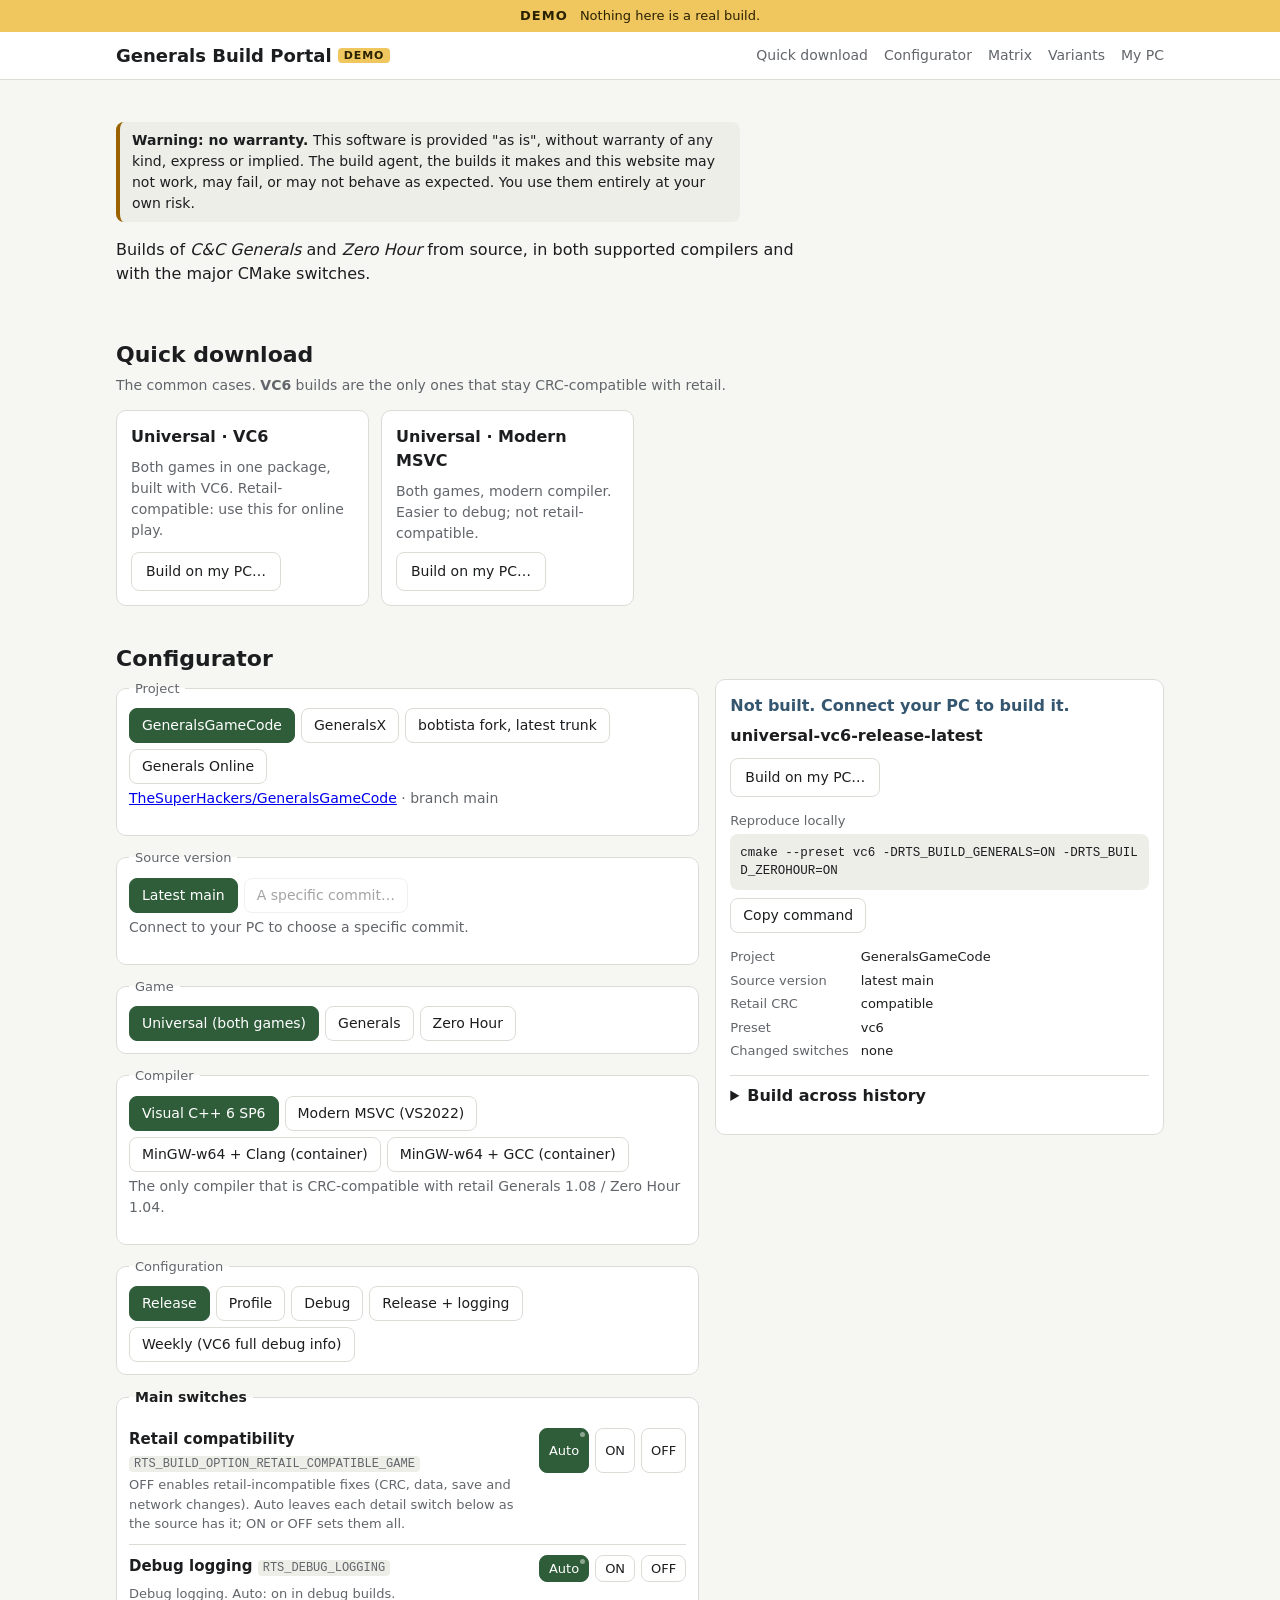
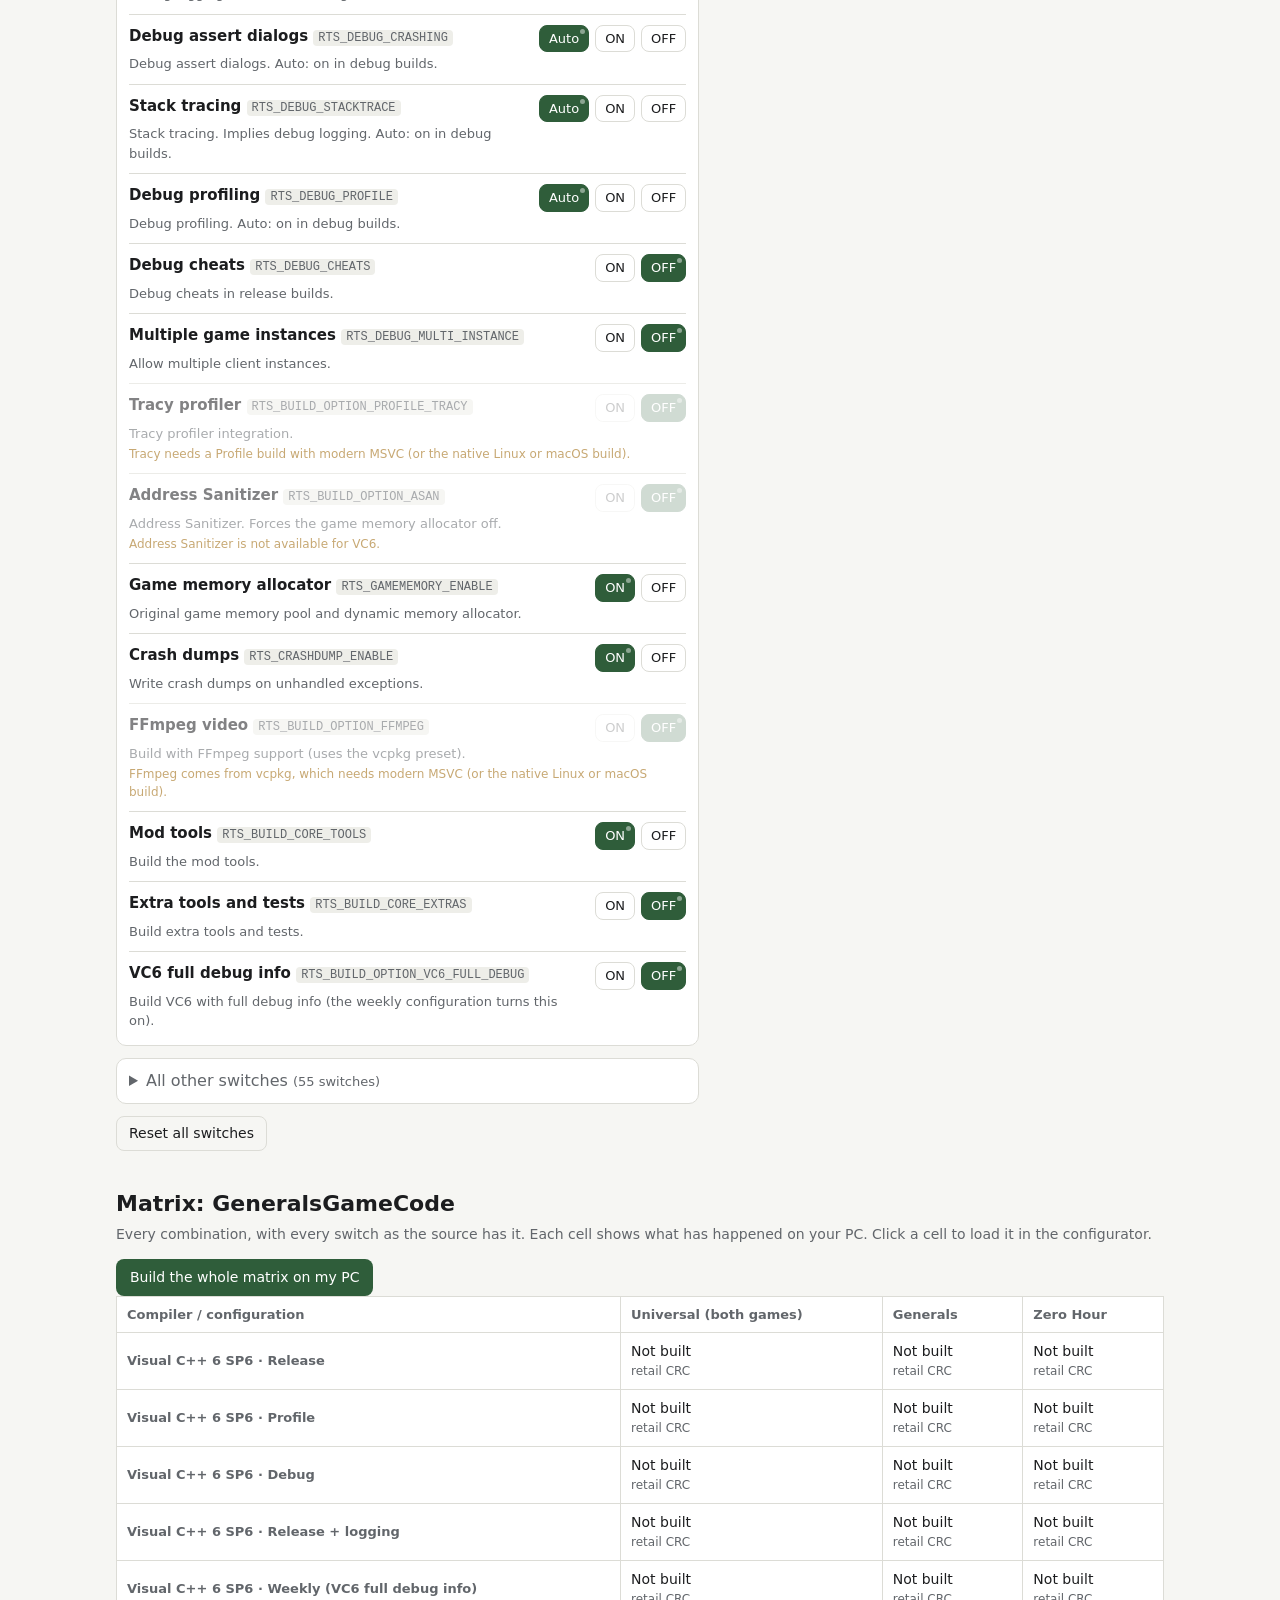
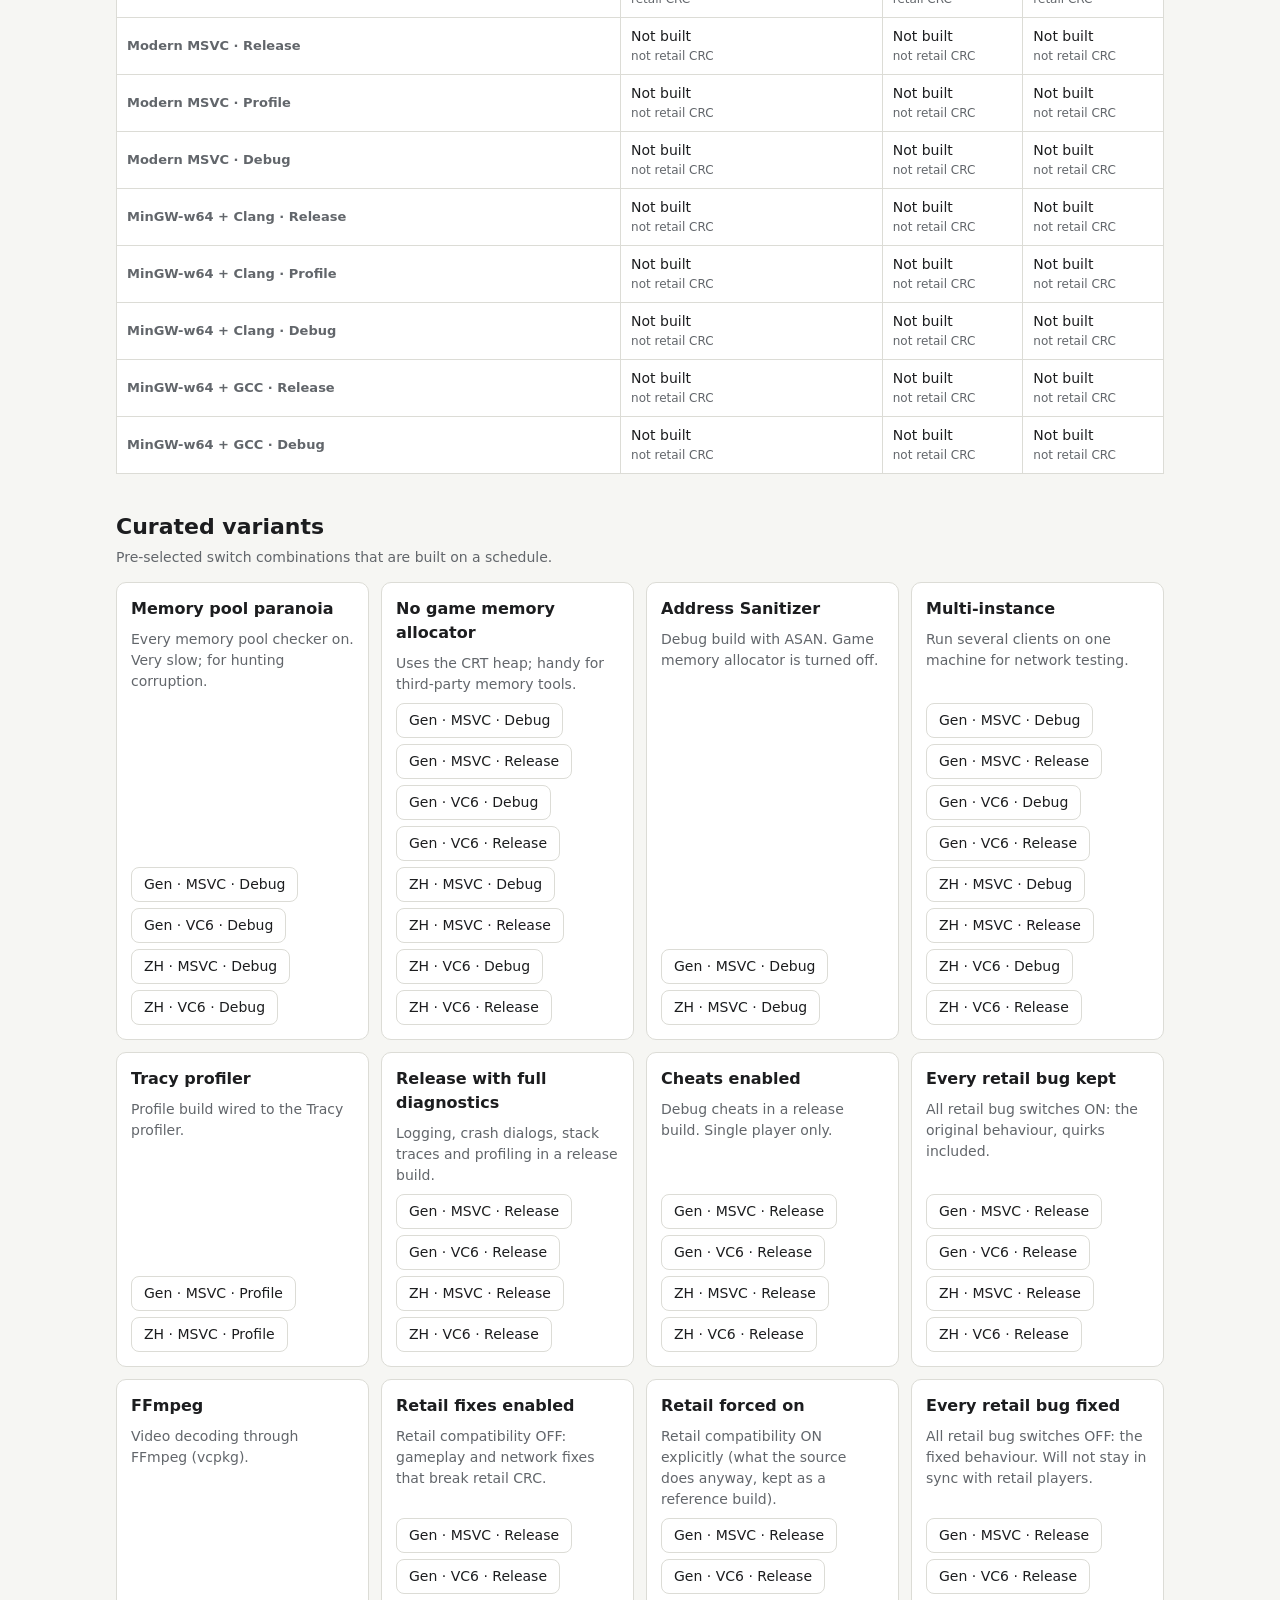
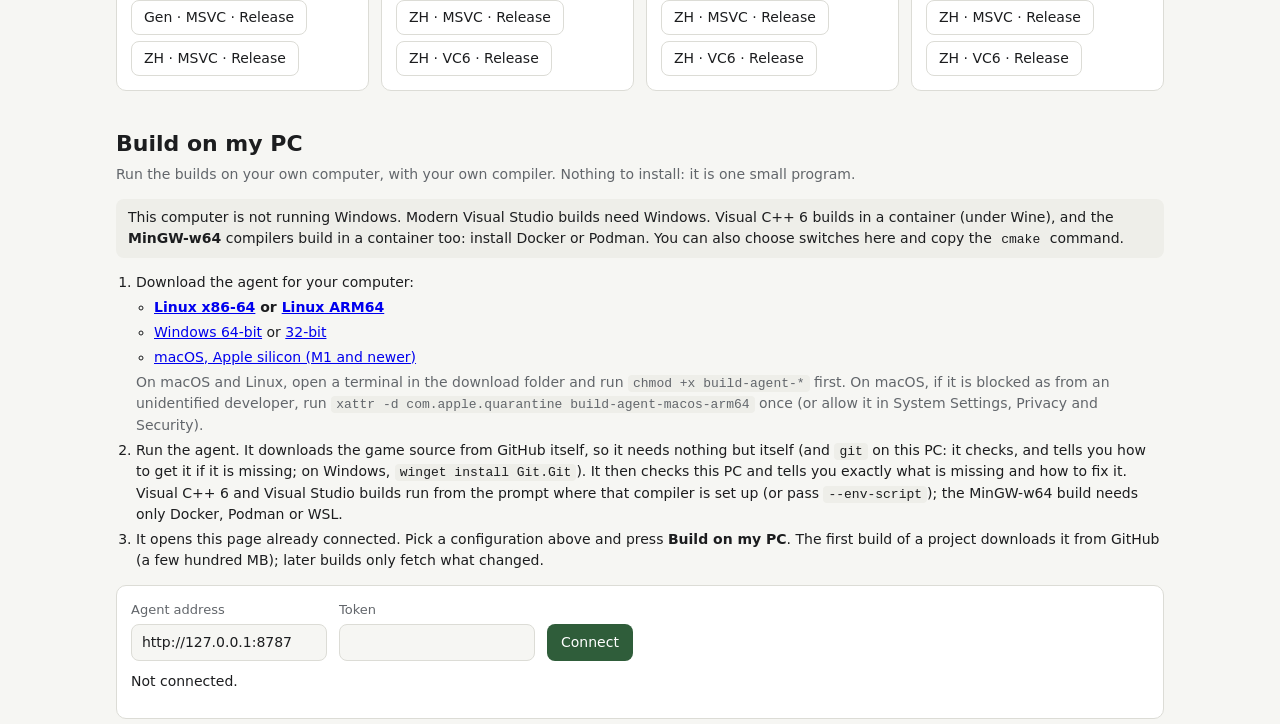
<file: site/index.html>
<!doctype html>
<html lang="en">
<head>
<meta charset="utf-8">
<meta name="viewport" content="width=device-width, initial-scale=1">
<title>Generals Build Portal (Demo)</title>
<meta name="description" content="Builds of Generals and Zero Hour from several source projects: both games, every compiler, every major switch.">
<link rel="icon" href="data:image/svg+xml,%3Csvg xmlns=%27http://www.w3.org/2000/svg%27 viewBox=%270 0 16 16%27%3E%3Crect width=%2716%27 height=%2716%27 rx=%273%27 fill=%27%232f5d3a%27/%3E%3C/svg%3E">
<link rel="stylesheet" href="style.css">
</head>
<body>
<div class="demo-bar" role="note"><strong>DEMO</strong> Nothing here is a real build.</div>
<header class="top">
  <div class="wrap">
    <h1>Generals Build Portal <span class="demo-tag">demo</span></h1>
    <nav>
      <a href="#quick">Quick download</a>
      <a href="#configure">Configurator</a>
      <a href="#matrix">Matrix</a>
      <a href="#variants">Variants</a>
      <a href="#desktop">My PC</a>
    </nav>
  </div>
</header>

<main class="wrap">
  <section class="intro">
    <p class="note warranty" role="note"><strong>Warning: no warranty.</strong> This software is provided "as is", without warranty of any kind, express or implied. The build agent, the builds it makes and this website may not work, may fail, or may not behave as expected. You use them entirely at your own risk.</p>
    <p>Builds of <em>C&amp;C Generals</em> and <em>Zero Hour</em> from source, in both supported compilers and with the major CMake switches.</p>
    <p class="meta" id="commit-line"></p>
  </section>

  <section id="quick">
    <h2>Quick download</h2>
    <p class="hint">The common cases. <strong>VC6</strong> builds are the only ones that stay CRC-compatible with retail.</p>
    <div class="cards" id="quick-cards"></div>
  </section>

  <section id="configure">
    <h2>Configurator</h2>
    <div class="cfg">
      <div class="cfg-form">
        <fieldset><legend>Project</legend><div class="seg" id="seg-project" role="radiogroup"></div><p class="hint" id="project-note"></p></fieldset>
        <fieldset><legend>Source version</legend><div class="seg" id="seg-ref" role="radiogroup"></div>
          <div id="ref-commit" class="row" hidden>
            <select id="ref-select" aria-label="Recent commits"></select>
            <input id="ref-sha" type="text" placeholder="or type a commit id" size="22" maxlength="40" autocomplete="off" spellcheck="false" aria-label="Commit id">
          </div>
          <p class="hint" id="ref-hint" role="status"></p></fieldset>
        <fieldset><legend>Game</legend><div class="seg" id="seg-game" role="radiogroup"></div></fieldset>
        <fieldset><legend>Compiler</legend><div class="seg" id="seg-compiler" role="radiogroup"></div><p class="hint" id="compiler-note"></p></fieldset>
        <fieldset><legend>Configuration</legend><div class="seg" id="seg-config" role="radiogroup"></div></fieldset>
        <fieldset id="main-switches">
          <legend>Main switches <span class="count" id="main-count"></span></legend>
          <div id="main-switch-list"></div>
        </fieldset>
        <details id="advanced">
          <summary>All other switches <span class="count" id="adv-count"></span></summary>
          <p class="hint">The fine-grained flags: individual retail bugs, detailed compatibility, gameplay, files, memory pool and per-game build options.</p>
          <div id="switch-groups"></div>
        </details>
        <button type="button" class="ghost" id="reset">Reset all switches</button>
      </div>

      <aside class="cfg-result" aria-live="polite">
        <div class="status" id="status"></div>
        <h3 id="res-id"></h3>
        <ul class="msgs" id="res-msgs"></ul>
        <div id="res-actions"></div>
        <label class="cmd-label">Reproduce locally</label>
        <pre class="cmd" id="res-cmd"></pre>
        <button type="button" class="ghost" id="copy-cmd">Copy command</button>
        <dl class="kv" id="res-kv"></dl>

        <details class="range" id="range">
          <summary>Build across history</summary>
          <p class="hint">Build this same configuration at many points in the project's history, for example to find the change where something broke. It uses a separate copy of your repository, so your files are not touched.</p>
          <div class="fields">
            <label>Count by
              <select id="range-unit"><option value="pr">Pull request number</option><option value="commit">Commit (oldest = 1)</option></select>
            </label>
            <label>From <input id="range-from" type="number" min="1" value="500" inputmode="numeric"></label>
            <label>To <input id="range-to" type="number" min="1" value="600" inputmode="numeric"></label>
            <label>Every <input id="range-step" type="number" min="1" value="10" inputmode="numeric"></label>
          </div>
          <p id="range-preview" class="hint" role="status"></p>
          <button type="button" class="btn" id="range-go">Build range on my PC</button>
        </details>
      </aside>
    </div>
  </section>

  <section id="matrix">
    <h2 id="matrix-title">Matrix</h2>
    <p class="hint">Every combination, with every switch as the source has it. Each cell shows what has happened on your PC. Click a cell to load it in the configurator.</p>
    <div class="row"><button type="button" class="btn" id="matrix-build" disabled>Build the whole matrix on my PC</button>
      <span id="matrix-summary" class="matrix-summary" role="status"></span></div>
    <div class="table-scroll"><table class="grid" id="grid"></table></div>
  </section>

  <section id="variants">
    <h2>Curated variants</h2>
    <p class="hint">Pre-selected switch combinations that are built on a schedule.</p>
    <div class="cards" id="variant-cards"></div>
  </section>


  <section id="desktop">
    <h2>Build on my PC</h2>
    <p class="hint">Run the builds on your own computer, with your own compiler. Nothing to install: it is one small program.</p>
    <p id="os-note" class="note" hidden>This computer is not running Windows. Modern Visual Studio builds need Windows. Visual C++ 6 builds in a container (under Wine), and the <strong>MinGW-w64</strong> compilers build in a container too: install Docker or Podman. You can also choose switches here and copy the <code>cmake</code> command.</p>
    <ol class="steps">
      <li>Download the agent for your computer:
        <ul class="agents" id="agent-downloads">
          <li data-os="windows"><a href="downloads/build-agent-windows-x64.exe" download>Windows 64-bit</a> or <a href="downloads/build-agent-windows-x86.exe" download>32-bit</a></li>
          <li data-os="mac"><a href="downloads/build-agent-macos-arm64" download>macOS, Apple silicon (M1 and newer)</a></li>
          <li data-os="linux"><a href="downloads/build-agent-linux-x64" download>Linux x86-64</a> or <a href="downloads/build-agent-linux-arm64" download>Linux ARM64</a></li>
        </ul>
        <span class="hint">On macOS and Linux, open a terminal in the download folder and run <code>chmod +x build-agent-*</code> first. On macOS, if it is blocked as from an unidentified developer, run <code>xattr -d com.apple.quarantine build-agent-macos-arm64</code> once (or allow it in System Settings, Privacy and Security).</span></li>
      <li>Run the agent. It downloads the game source from GitHub itself, so it needs nothing but itself (and <code>git</code> on this PC: it checks, and tells you how to get it if it is missing; on Windows, <code>winget install Git.Git</code>). It then checks this PC and tells you exactly what is missing and how to fix it. Visual C++ 6 and Visual Studio builds run from the prompt where that compiler is set up (or pass <code>--env-script</code>); the MinGW-w64 build needs only Docker, Podman or WSL.</li>
      <li>It opens this page already connected. Pick a configuration above and press <strong>Build on my PC</strong>. The first build of a project downloads it from GitHub (a few hundred MB); later builds only fetch what changed.</li>
    </ol>
    <div class="panel">
      <div class="fields">
        <label>Agent address <input id="agent-url" value="http://127.0.0.1:8787" autocomplete="off" spellcheck="false"></label>
        <label>Token <input id="agent-token" type="password" autocomplete="off"></label>
        <button type="button" class="btn" id="agent-connect">Connect</button>
        <button type="button" class="ghost" id="agent-disconnect" hidden>Disconnect</button>
        <button type="button" class="ghost" id="agent-restart" hidden>Restart agent</button>
        <button type="button" class="ghost" id="agent-quit" hidden>Stop agent</button>
      </div>
      <p id="agent-status" class="agent-status" role="status">Not connected.</p>
      <div id="agent-projects"></div>
      <div id="agent-platforms"></div>
      <div id="agent-doctor"></div>
      <div id="agent-data"></div>
      <div id="agent-live" hidden>
        <div class="doc-head"><strong>Live tasks</strong><span id="live-counts" class="hint"></span></div>
        <div id="live-bar" class="live-bar" aria-hidden="true"></div>
        <div id="live-now" hidden>
          <div class="live-title"><span class="tag">building</span> <code id="live-id"></code> <span id="live-elapsed" class="hint"></span> <span id="live-progress" class="hint"></span></div>
          <pre id="live-tail" aria-label="Last 3 lines of the build" aria-live="off"></pre>
          <details id="live-full"><summary>Show full log</summary>
            <pre id="live-log" tabindex="0" aria-label="Live build log" aria-live="off"></pre>
          </details>
        </div>
        <p id="live-idle" class="hint">Nothing is building.</p>
      </div>
      <div id="agent-queue"></div>
    </div>
  </section>
</main>

<script src="data/portal-data.js"></script>
<script src="agent.js"></script>
<script src="app.js"></script>
</body>
</html>
</file>
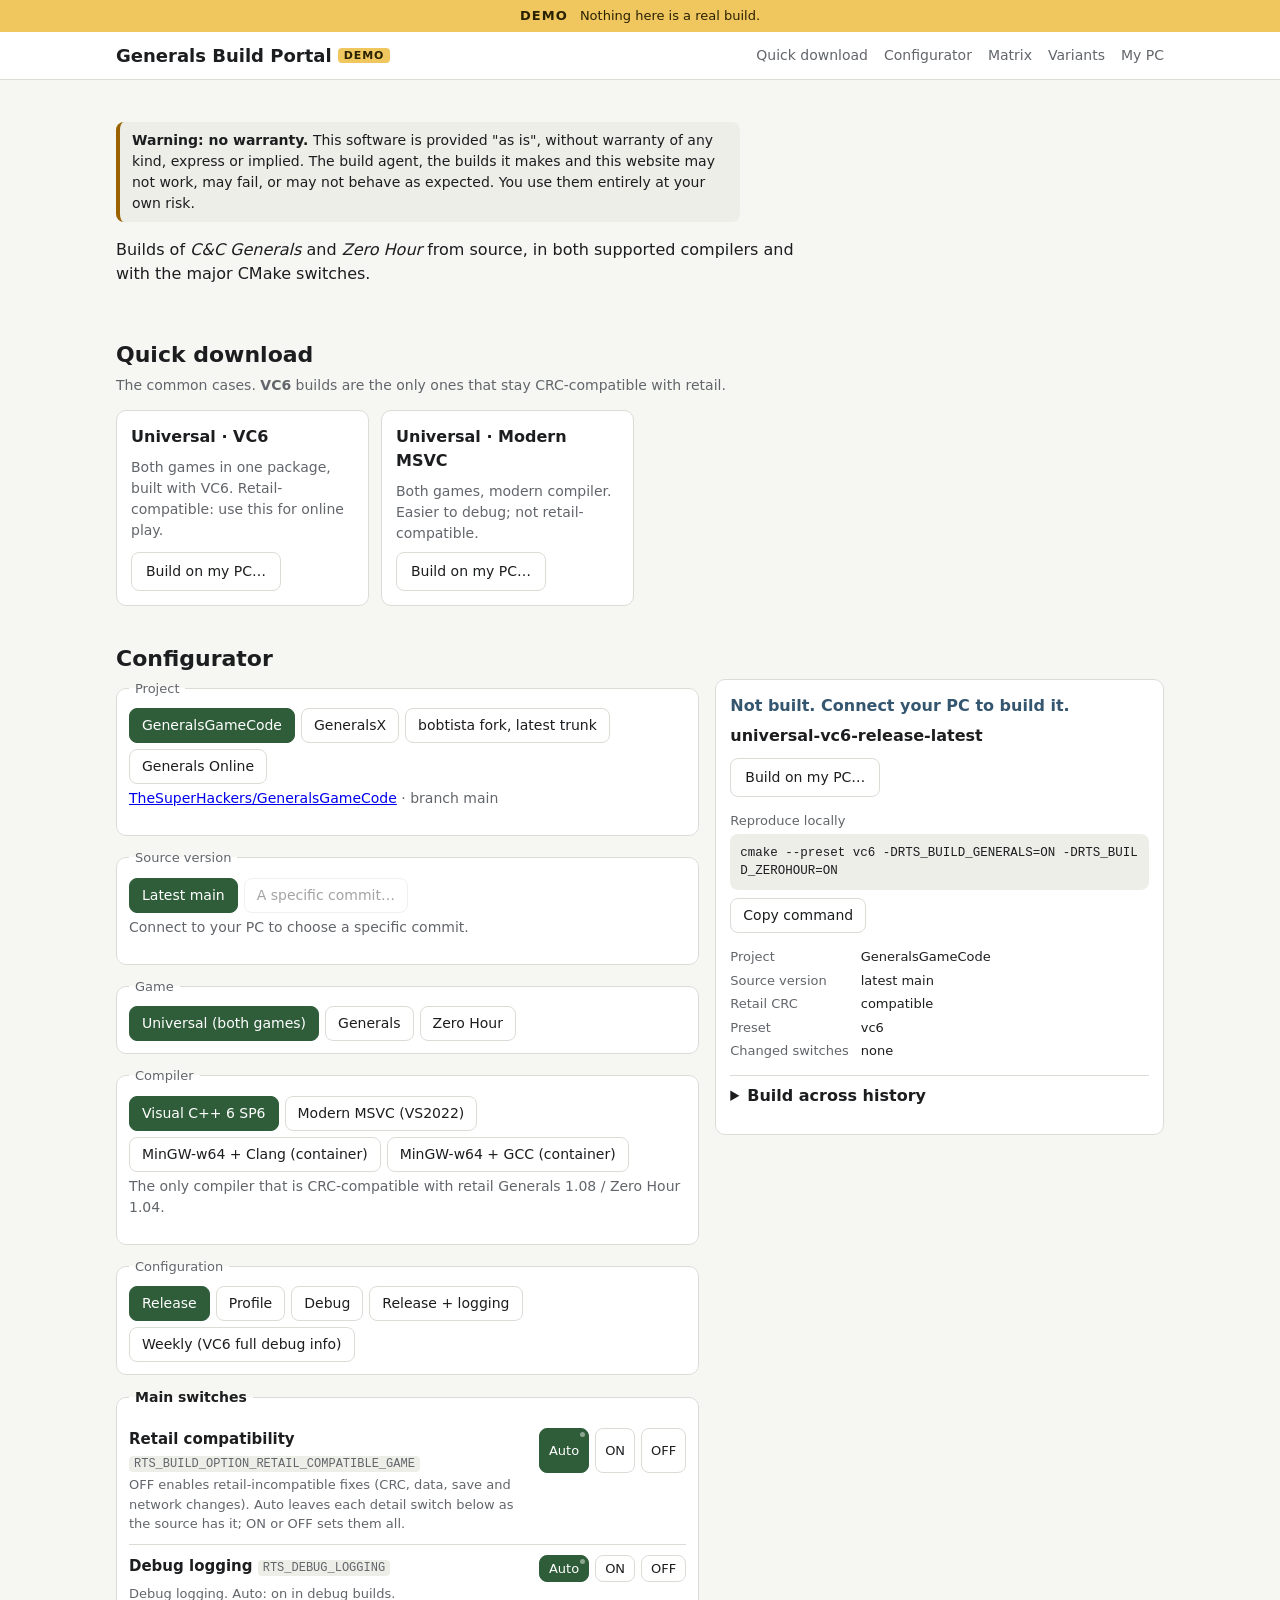
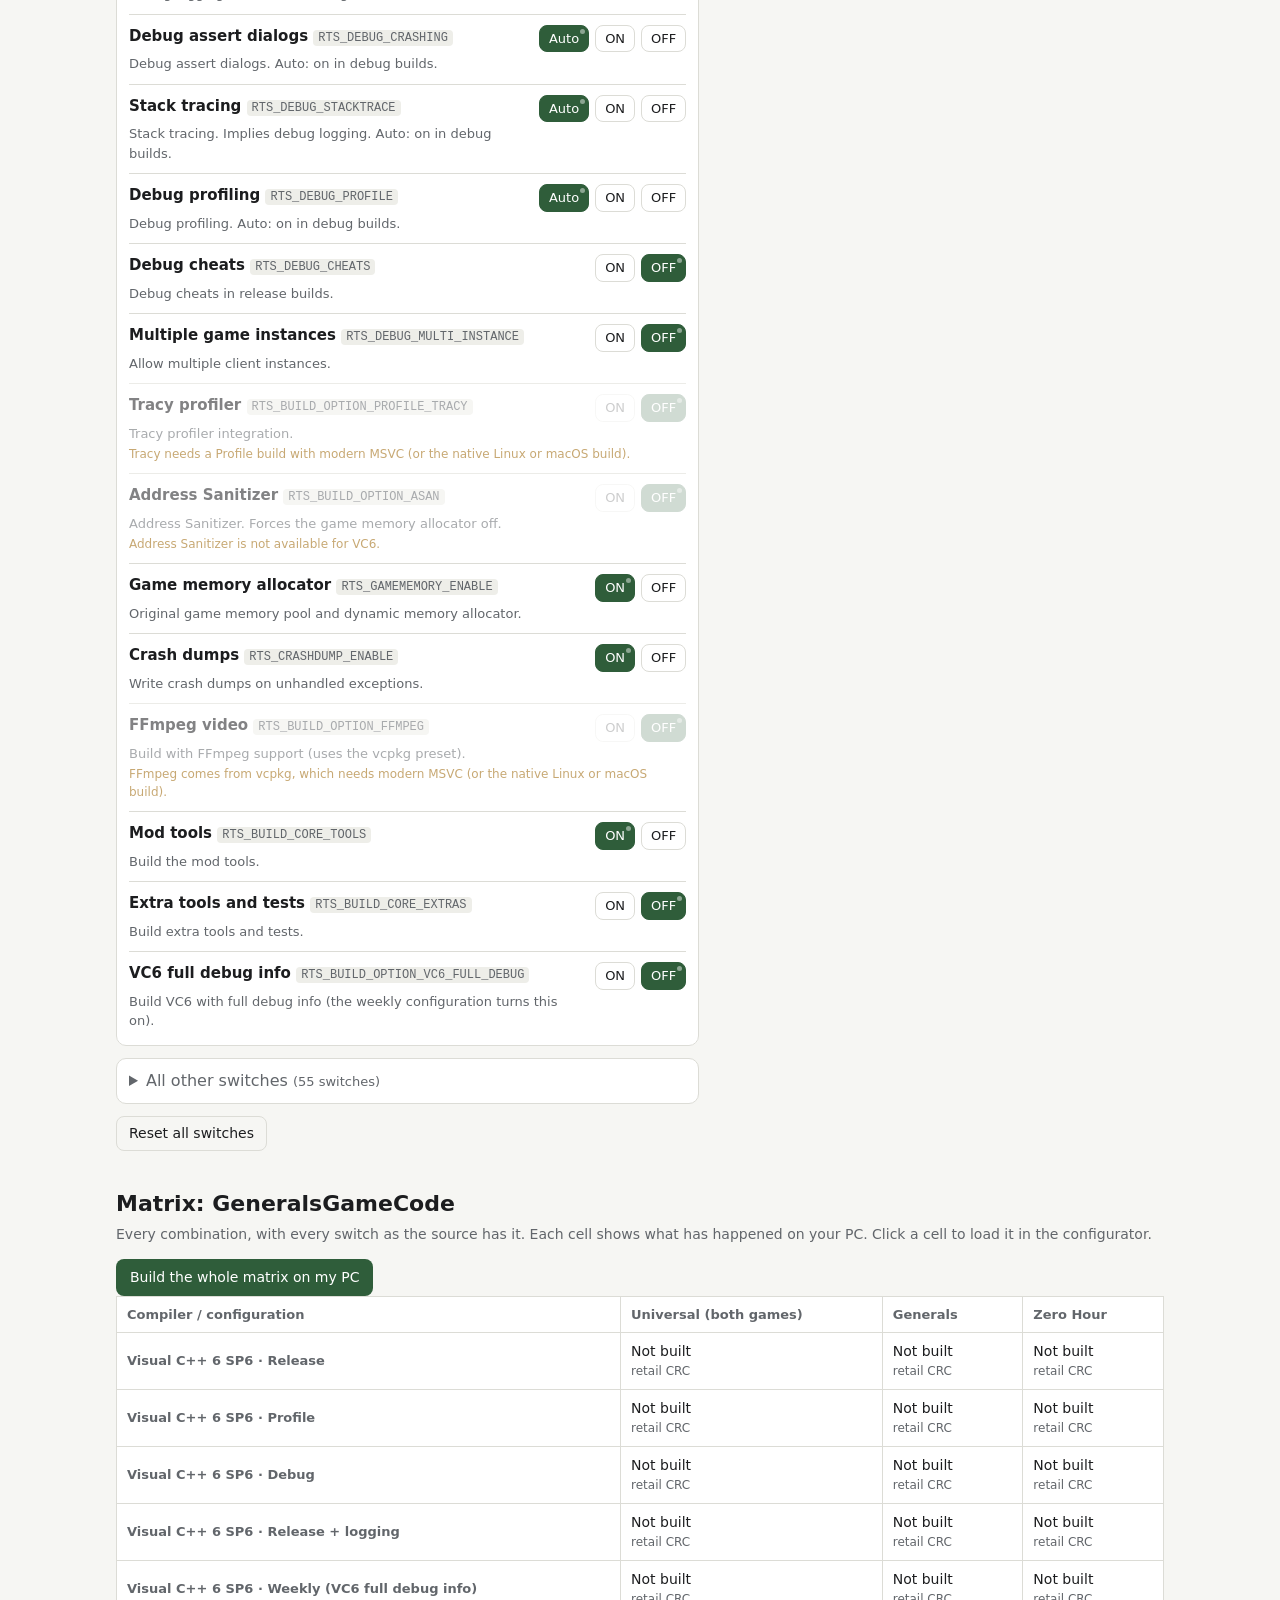
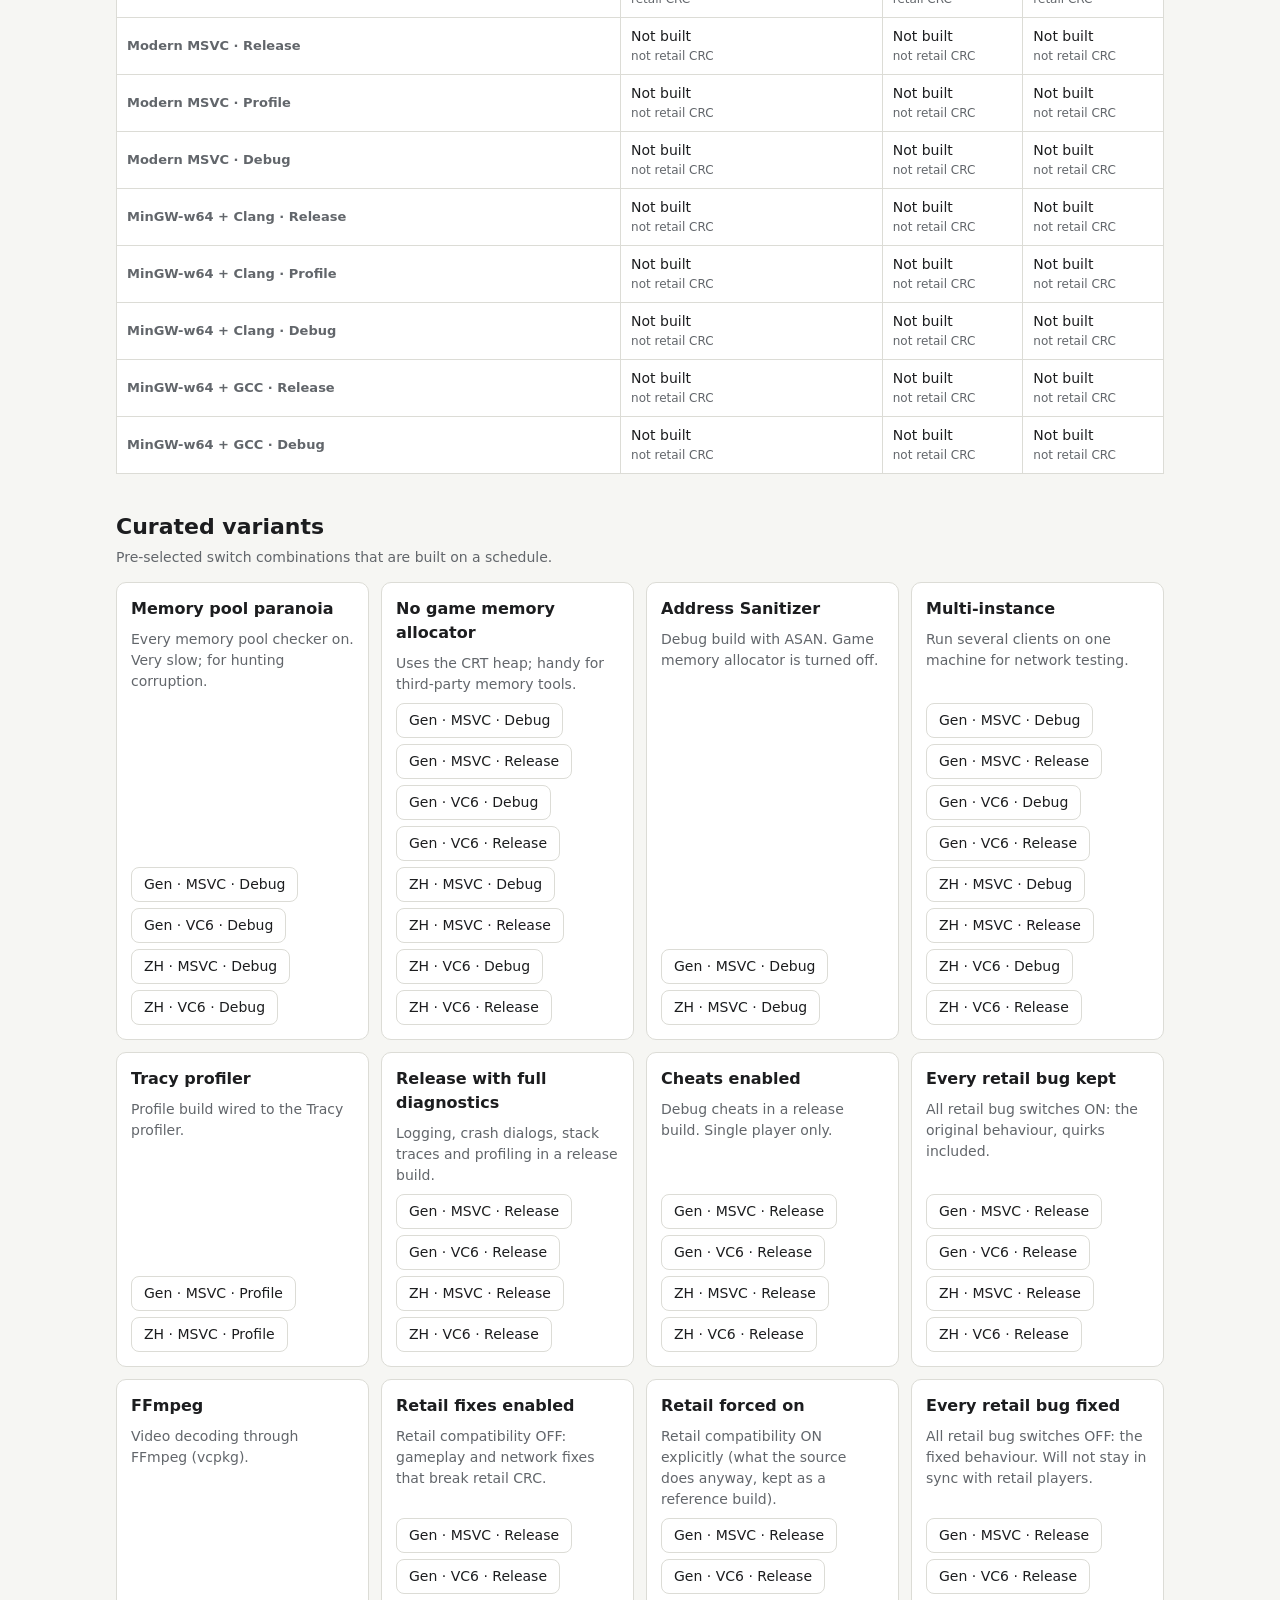
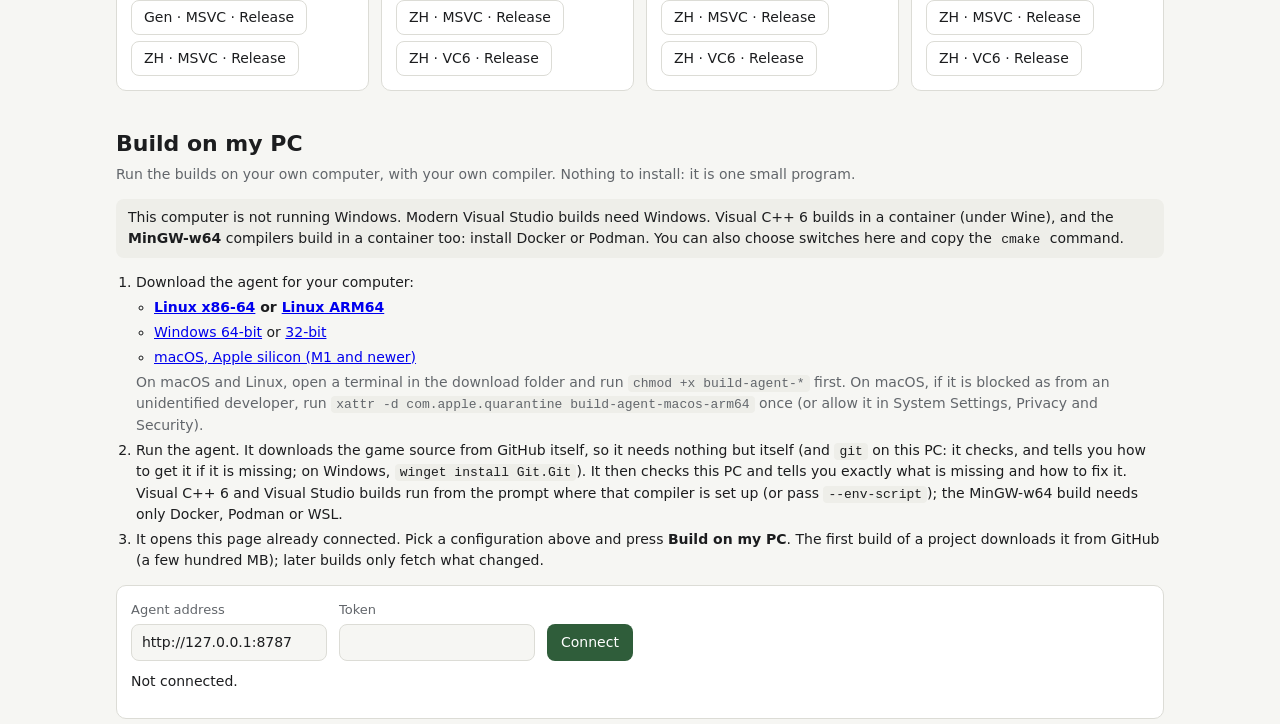
<file: portal.html>
<!doctype html>
<html lang="en">
<head>
<meta charset="utf-8">
<meta name="viewport" content="width=device-width, initial-scale=1">
<title>Generals Build Portal (Demo)</title>
<meta name="description" content="Builds of Generals and Zero Hour from several source projects: both games, every compiler, every major switch.">
<link rel="icon" href="data:image/svg+xml,%3Csvg xmlns=%27http://www.w3.org/2000/svg%27 viewBox=%270 0 16 16%27%3E%3Crect width=%2716%27 height=%2716%27 rx=%273%27 fill=%27%232f5d3a%27/%3E%3C/svg%3E">
<style>
:root {
  --bg: #f6f6f3; --panel: #ffffff; --ink: #1c1d1f; --muted: #62666b; --line: #dcdcd6;
  --accent: #2f5d3a; --accent-ink: #ffffff; --ok: #1f7a3d; --warn: #9a6200; --bad: #b3261e; --info: #35566f;
  --code: #eeeee9;
}
@media (prefers-color-scheme: dark) {
  :root:not([data-theme="light"]) {
    --bg: #15171a; --panel: #1d2024; --ink: #e8e9ea; --muted: #9aa0a6; --line: #32363b;
    --accent: #6fb27e; --accent-ink: #0f1a12; --ok: #6fcf8d; --warn: #e0b04a; --bad: #f2837c; --info: #8bb4d4;
    --code: #101215;
  }
}
:root[data-theme="dark"] {
  --bg: #15171a; --panel: #1d2024; --ink: #e8e9ea; --muted: #9aa0a6; --line: #32363b;
  --accent: #6fb27e; --accent-ink: #0f1a12; --ok: #6fcf8d; --warn: #e0b04a; --bad: #f2837c; --info: #8bb4d4;
  --code: #101215;
}

* { box-sizing: border-box; }
html { scroll-behavior: smooth; }
body { margin: 0; background: var(--bg); color: var(--ink); font: 16px/1.5 system-ui, -apple-system, "Segoe UI", sans-serif; }
.wrap { max-width: 1080px; margin: 0 auto; padding: 0 16px; }

.top { background: var(--panel); border-bottom: 1px solid var(--line); position: sticky; top: 0; z-index: 5; }
.top .wrap { display: flex; flex-wrap: wrap; align-items: center; justify-content: space-between; gap: 8px 24px; padding-top: 10px; padding-bottom: 10px; }
.top h1 { font-size: 18px; margin: 0; }
.top nav { display: flex; gap: 16px; flex-wrap: wrap; }
.top a { color: var(--muted); text-decoration: none; font-size: 14px; }
.top a:hover { color: var(--ink); }

section { padding: 28px 0 8px; }
h2 { font-size: 22px; margin: 0 0 4px; }
h3 { font-size: 16px; margin: 0 0 8px; word-break: break-all; }
.hint { color: var(--muted); font-size: 14px; margin: 4px 0 14px; }
.meta { color: var(--muted); font-size: 13px; }
.intro p { max-width: 70ch; }

/* cards */
.cards { display: grid; grid-template-columns: repeat(auto-fill, minmax(250px, 1fr)); gap: 12px; }
.card { background: var(--panel); border: 1px solid var(--line); border-radius: 10px; padding: 14px; display: flex; flex-direction: column; gap: 8px; }
.card h4 { margin: 0; font-size: 16px; }
.card p { margin: 0; font-size: 14px; color: var(--muted); }
.card .row { display: flex; align-items: center; flex-wrap: wrap; gap: 6px; margin-top: auto; }

.tag { display: inline-block; font-size: 12px; padding: 1px 8px; border-radius: 999px; border: 1px solid var(--line); color: var(--muted); }
.tag.ok { color: var(--ok); border-color: currentColor; }
.tag.warn { color: var(--warn); border-color: currentColor; }
.tag.bad { color: var(--bad); border-color: currentColor; }

.btn, button { font: inherit; cursor: pointer; }
.btn { display: inline-block; background: var(--accent); color: var(--accent-ink); border: 0; border-radius: 8px; padding: 8px 14px; text-decoration: none; font-size: 14px; }
.btn.alt { background: transparent; color: var(--ink); border: 1px solid var(--line); }
.btn:hover { filter: brightness(1.08); }
.btn[aria-disabled="true"] { opacity: .5; pointer-events: none; }
button.ghost { background: transparent; color: var(--ink); border: 1px solid var(--line); border-radius: 8px; padding: 6px 12px; font-size: 14px; }

/* configurator */
.cfg { display: grid; grid-template-columns: minmax(0, 1fr); gap: 16px; }
@media (min-width: 860px) { .cfg { grid-template-columns: minmax(0, 1.3fr) minmax(0, 1fr); align-items: start; } .cfg-result { position: sticky; top: 64px; } }
fieldset { min-width: 0; border: 1px solid var(--line); border-radius: 10px; background: var(--panel); margin: 0 0 12px; padding: 10px 12px 12px; }
legend { padding: 0 6px; font-size: 13px; color: var(--muted); }
.seg { display: flex; flex-wrap: wrap; gap: 6px; }
.seg button { background: transparent; color: var(--ink); border: 1px solid var(--line); border-radius: 8px; padding: 6px 12px; font-size: 14px; }
.seg button[aria-checked="true"] { background: var(--accent); color: var(--accent-ink); border-color: var(--accent); }
.seg button:disabled { opacity: .4; cursor: not-allowed; }

details { background: var(--panel); border: 1px solid var(--line); border-radius: 10px; padding: 10px 12px; margin-bottom: 12px; }
summary { cursor: pointer; font-weight: 600; }
.count { font-weight: 400; color: var(--muted); font-size: 13px; }
.group { margin-top: 14px; }
.group h5 { margin: 0 0 6px; font-size: 13px; text-transform: uppercase; letter-spacing: .04em; color: var(--muted); }
.sw { display: grid; grid-template-columns: minmax(0, 1fr) auto; gap: 2px 12px; padding: 8px 0; border-top: 1px solid var(--line); }
.sw.off { opacity: .55; }
.sw .name { font-size: 14px; font-weight: 600; }
.sw .name code { font-weight: 400; color: var(--muted); font-size: 12px; }
.sw .help { grid-column: 1; font-size: 13px; color: var(--muted); }
.sw .why { grid-column: 1 / -1; font-size: 12px; color: var(--warn); }
.sw .seg button { padding: 3px 9px; font-size: 13px; }
.sw.changed .name::after { content: " •"; color: var(--accent); }

.cfg-result { background: var(--panel); border: 1px solid var(--line); border-radius: 10px; padding: 14px; }
.status { font-weight: 600; margin-bottom: 6px; }
.status.ok { color: var(--ok); } .status.info { color: var(--info); } .status.bad { color: var(--bad); }
.msgs { margin: 0 0 10px; padding-left: 18px; font-size: 14px; }
.msgs .err { color: var(--bad); } .msgs .warn { color: var(--warn); }
.cmd-label { display: block; font-size: 13px; color: var(--muted); margin: 14px 0 4px; }
.cmd { background: var(--code); border-radius: 8px; padding: 10px; font: 12.5px/1.45 ui-monospace, Menlo, Consolas, monospace; white-space: pre-wrap; word-break: break-all; margin: 0 0 8px; }
.kv { display: grid; grid-template-columns: auto 1fr; gap: 4px 12px; font-size: 13px; margin: 14px 0 0; }
.kv dt { color: var(--muted); } .kv dd { margin: 0; word-break: break-all; }
#res-actions { display: flex; flex-wrap: wrap; gap: 8px; margin: 8px 0; }

/* matrix */
.table-scroll { overflow-x: auto; }
.grid { border-collapse: collapse; width: 100%; min-width: 520px; background: var(--panel); border: 1px solid var(--line); font-size: 14px; }
.grid th, .grid td { border: 1px solid var(--line); padding: 8px 10px; text-align: left; }
.grid th { font-weight: 600; color: var(--muted); font-size: 13px; }
.grid td button { background: none; border: 0; color: inherit; padding: 0; text-align: left; width: 100%; }
.grid td.built { background: color-mix(in srgb, var(--ok) 14%, transparent); }
.grid td.planned { background: color-mix(in srgb, var(--info) 12%, transparent); }
.matrix-summary { font-weight: 600; padding: 4px 10px; border-radius: 6px; }
.matrix-summary:empty { display: none; }
.matrix-summary.ok { background: color-mix(in srgb, var(--ok) 20%, transparent); color: var(--ok); }
.matrix-summary.bad { background: color-mix(in srgb, var(--bad) 20%, transparent); color: var(--bad); }
.matrix-summary.info { background: color-mix(in srgb, var(--info) 14%, transparent); }
.grid td.running { background: color-mix(in srgb, var(--warn) 20%, transparent); }
.grid td.failed { background: color-mix(in srgb, var(--bad) 14%, transparent); }
.grid td.na { color: var(--muted); text-align: center; }
.grid td .sub { display: block; font-size: 12px; color: var(--muted); }

.foot { color: var(--muted); font-size: 13px; padding-top: 28px; padding-bottom: 40px; }
:focus-visible { outline: 2px solid var(--accent); outline-offset: 2px; }

@media (max-width: 520px) { .sw { grid-template-columns: minmax(0, 1fr); } .sw .help, .sw .why { grid-column: 1; } }

.demo-bar { background: #f0c75e; color: #2a2100; text-align: center; font-size: 13px; padding: 6px 12px; }
.demo-bar strong { letter-spacing: .08em; margin-right: 8px; }
.demo-tag { font-size: 11px; font-weight: 600; letter-spacing: .08em; text-transform: uppercase; background: #f0c75e; color: #2a2100; border-radius: 4px; padding: 1px 6px; vertical-align: middle; }

/* desktop panel */
.panel { background: var(--panel); border: 1px solid var(--line); border-radius: 10px; padding: 14px; }
.fields { display: flex; flex-wrap: wrap; gap: 10px 12px; align-items: end; margin-bottom: 10px; }
.fields label { display: flex; flex-direction: column; gap: 4px; font-size: 13px; color: var(--muted); }
input[type="text"], input[type="password"], input:not([type]) { font: inherit; font-size: 14px; color: var(--ink); background: var(--bg); border: 1px solid var(--line); border-radius: 8px; padding: 7px 10px; min-width: 0; }
.agent-status { font-size: 14px; margin: 0 0 8px; }
.agent-status.ok { color: var(--ok); } .agent-status.bad { color: var(--bad); }
#agent-queue .qrow { display: flex; gap: 8px; align-items: center; padding: 4px 0; font-size: 14px; }
#agent-queue code { word-break: break-all; }
.tag.info { color: var(--info); border-color: currentColor; }
code { background: var(--code); border-radius: 4px; padding: 1px 5px; font-size: 13px; }

[hidden] { display: none !important; }

.steps { margin: 0 0 14px; padding-left: 20px; font-size: 14px; } .steps li { margin: 4px 0; }
#agent-queue .qrow button { padding: 2px 10px; font-size: 13px; }

details.group { border: 0; border-top: 1px solid var(--line); border-radius: 0; background: none; padding: 8px 0; margin: 0; }
details.group > summary { font-weight: 600; }
.seg button.src { position: relative; }
.seg button.src::after { content: ""; position: absolute; top: 3px; right: 3px; width: 5px; height: 5px; border-radius: 50%; background: currentColor; opacity: .45; }

details.range { margin-top: 14px; padding: 8px 0 0; border: 0; border-top: 1px solid var(--line); border-radius: 0; background: none; }
details.range select, details.range input { font: inherit; font-size: 14px; color: var(--ink); background: var(--bg); border: 1px solid var(--line); border-radius: 8px; padding: 6px 8px; min-width: 0; }
details.range input[type="number"] { width: 5.5em; }
#agent-queue .qgroup { margin: 8px 0 2px; font-weight: 600; font-size: 14px; }
#agent-queue .progress { font-size: 14px; margin: 0 0 6px; display: flex; gap: 10px; align-items: center; flex-wrap: wrap; }

/* main switches: always visible, larger than the folded fine-grained ones */
#main-switches { padding-bottom: 4px; }
#main-switches legend { font-size: 14px; font-weight: 600; color: var(--ink); }
#main-switch-list .sw { padding: 10px 0; }
#main-switch-list .sw:first-child { border-top: 0; }
#main-switch-list .sw .name { font-size: 15px; }
#advanced > summary { color: var(--muted); font-weight: 500; }

#agent-platforms { margin: 6px 0 10px; }
#agent-platforms .plat-list { display: grid; gap: 6px; margin-top: 6px; }
#agent-platforms .plat { display: flex; flex-wrap: wrap; gap: 4px 10px; align-items: center; text-align: left; padding: 8px 10px; border: 1px solid var(--line, #8886); border-radius: 8px; background: transparent; color: inherit; font: inherit; cursor: pointer; }
#agent-platforms .plat[aria-checked="true"] { outline: 2px solid var(--accent, #2a6df4); }
#agent-platforms .plat .st { font-weight: 600; } #agent-platforms .plat .st.ok { color: var(--ok); } #agent-platforms .plat .st.bad { color: var(--bad); }
#agent-platforms .plat .why { flex-basis: 100%; color: var(--muted); font-size: 13px; }
#agent-doctor { margin: 6px 0 10px; }
#agent-doctor .doc-head { display: flex; flex-wrap: wrap; gap: 6px 10px; align-items: center; margin-bottom: 6px; font-size: 14px; }
#agent-doctor .doc-head .ok { color: var(--ok); font-weight: 600; } #agent-doctor .doc-head .bad { color: var(--bad); font-weight: 600; }
.chk { display: flex; gap: 8px; padding: 3px 0; font-size: 14px; }
.chk .ico { width: 1.2em; text-align: center; font-weight: 700; flex: none; }
.chk.ok .ico { color: var(--ok); } .chk.fail .ico { color: var(--bad); } .chk.warn .ico { color: var(--warn); } .chk.info .ico { color: var(--muted); }
.chk .fix { color: var(--muted); font-size: 13px; margin-top: 2px; }
.warranty { border-left: 4px solid var(--warn, #c77700); margin-bottom: 12px; }
.note { background: var(--code); border-radius: 8px; padding: 8px 12px; font-size: 14px; }
.not-ready { font-size: 13px; color: var(--bad); margin: 6px 0 0; }

#agent-live { margin: 6px 0 10px; }
.live-bar { display: flex; height: 10px; border-radius: 5px; overflow: hidden; background: color-mix(in srgb, var(--muted) 25%, transparent); margin: 4px 0 8px; }
.live-bar i { display: block; height: 100%; transition: width .3s; }
.live-bar .ok { background: var(--ok); } .live-bar .bad { background: var(--bad); } .live-bar .run { background: var(--warn); }
.live-title { display: flex; flex-wrap: wrap; gap: 4px 10px; align-items: center; margin-bottom: 4px; }
#live-log { margin: 0; max-height: 260px; overflow: auto; padding: 8px 10px; border-radius: 6px; font: 12px/1.4 ui-monospace, Consolas, monospace; white-space: pre-wrap; word-break: break-all; background: color-mix(in srgb, var(--muted) 12%, transparent); }
#live-tail { margin: 0 0 4px; padding: 6px 10px; border-radius: 6px; font: 12px/1.4 ui-monospace, Consolas, monospace; white-space: pre; overflow: hidden; text-overflow: ellipsis; min-height: 4.2em; background: color-mix(in srgb, var(--muted) 12%, transparent); }
#live-full summary { cursor: pointer; font-size: 13px; color: var(--muted); }
.agents { margin: 4px 0; padding-left: 18px; }

/* project and source version */
#ref-commit { display: flex; flex-wrap: wrap; gap: 6px; margin-top: 8px; }
#ref-commit[hidden] { display: none; }
#ref-commit select, #ref-commit input { font: inherit; font-size: 14px; color: var(--ink); background: var(--bg); border: 1px solid var(--line); border-radius: 8px; padding: 6px 8px; min-width: 0; max-width: 100%; }
#ref-commit select { flex: 1 1 18em; }
#agent-projects { margin: 12px 0; }
#agent-projects .doc-head { display: flex; flex-wrap: wrap; gap: 6px 10px; align-items: center; margin-bottom: 6px; font-size: 14px; }
#agent-projects .proj { margin: 0 0 10px; }
#agent-projects .proj .nm { font-size: 14px; display: flex; flex-wrap: wrap; gap: 4px 10px; align-items: baseline; }
#agent-projects .proj .ok { color: var(--ok); font-weight: 600; } #agent-projects .proj .bad { color: var(--bad); font-weight: 600; }
#agent-projects .row { display: flex; flex-wrap: wrap; gap: 6px; margin-top: 4px; }
#agent-projects .row input { flex: 1 1 18em; }

#agent-projects .proj details.own { margin: 4px 0; font-size: 14px; }
#agent-projects .proj details.own summary { cursor: pointer; color: var(--muted, inherit); }
#agent-projects .proj .row { margin-top: 4px; }
</style>
</head>
<body>
<div class="demo-bar" role="note"><strong>DEMO</strong> Nothing here is a real build.</div>
<header class="top">
  <div class="wrap">
    <h1>Generals Build Portal <span class="demo-tag">demo</span></h1>
    <nav>
      <a href="#quick">Quick download</a>
      <a href="#configure">Configurator</a>
      <a href="#matrix">Matrix</a>
      <a href="#variants">Variants</a>
      <a href="#desktop">My PC</a>
    </nav>
  </div>
</header>

<main class="wrap">
  <section class="intro">
    <p class="note warranty" role="note"><strong>Warning: no warranty.</strong> This software is provided "as is", without warranty of any kind, express or implied. The build agent, the builds it makes and this website may not work, may fail, or may not behave as expected. You use them entirely at your own risk.</p>
    <p>Builds of <em>C&amp;C Generals</em> and <em>Zero Hour</em> from source, in both supported compilers and with the major CMake switches.</p>
    <p class="meta" id="commit-line"></p>
  </section>

  <section id="quick">
    <h2>Quick download</h2>
    <p class="hint">The common cases. <strong>VC6</strong> builds are the only ones that stay CRC-compatible with retail.</p>
    <div class="cards" id="quick-cards"></div>
  </section>

  <section id="configure">
    <h2>Configurator</h2>
    <div class="cfg">
      <div class="cfg-form">
        <fieldset><legend>Project</legend><div class="seg" id="seg-project" role="radiogroup"></div><p class="hint" id="project-note"></p></fieldset>
        <fieldset><legend>Source version</legend><div class="seg" id="seg-ref" role="radiogroup"></div>
          <div id="ref-commit" class="row" hidden>
            <select id="ref-select" aria-label="Recent commits"></select>
            <input id="ref-sha" type="text" placeholder="or type a commit id" size="22" maxlength="40" autocomplete="off" spellcheck="false" aria-label="Commit id">
          </div>
          <p class="hint" id="ref-hint" role="status"></p></fieldset>
        <fieldset><legend>Game</legend><div class="seg" id="seg-game" role="radiogroup"></div></fieldset>
        <fieldset><legend>Compiler</legend><div class="seg" id="seg-compiler" role="radiogroup"></div><p class="hint" id="compiler-note"></p></fieldset>
        <fieldset><legend>Configuration</legend><div class="seg" id="seg-config" role="radiogroup"></div></fieldset>
        <fieldset id="main-switches">
          <legend>Main switches <span class="count" id="main-count"></span></legend>
          <div id="main-switch-list"></div>
        </fieldset>
        <details id="advanced">
          <summary>All other switches <span class="count" id="adv-count"></span></summary>
          <p class="hint">The fine-grained flags: individual retail bugs, detailed compatibility, gameplay, files, memory pool and per-game build options.</p>
          <div id="switch-groups"></div>
        </details>
        <button type="button" class="ghost" id="reset">Reset all switches</button>
      </div>

      <aside class="cfg-result" aria-live="polite">
        <div class="status" id="status"></div>
        <h3 id="res-id"></h3>
        <ul class="msgs" id="res-msgs"></ul>
        <div id="res-actions"></div>
        <label class="cmd-label">Reproduce locally</label>
        <pre class="cmd" id="res-cmd"></pre>
        <button type="button" class="ghost" id="copy-cmd">Copy command</button>
        <dl class="kv" id="res-kv"></dl>

        <details class="range" id="range">
          <summary>Build across history</summary>
          <p class="hint">Build this same configuration at many points in the project's history, for example to find the change where something broke. It uses a separate copy of your repository, so your files are not touched.</p>
          <div class="fields">
            <label>Count by
              <select id="range-unit"><option value="pr">Pull request number</option><option value="commit">Commit (oldest = 1)</option></select>
            </label>
            <label>From <input id="range-from" type="number" min="1" value="500" inputmode="numeric"></label>
            <label>To <input id="range-to" type="number" min="1" value="600" inputmode="numeric"></label>
            <label>Every <input id="range-step" type="number" min="1" value="10" inputmode="numeric"></label>
          </div>
          <p id="range-preview" class="hint" role="status"></p>
          <button type="button" class="btn" id="range-go">Build range on my PC</button>
        </details>
      </aside>
    </div>
  </section>

  <section id="matrix">
    <h2 id="matrix-title">Matrix</h2>
    <p class="hint">Every combination, with every switch as the source has it. Each cell shows what has happened on your PC. Click a cell to load it in the configurator.</p>
    <div class="row"><button type="button" class="btn" id="matrix-build" disabled>Build the whole matrix on my PC</button>
      <span id="matrix-summary" class="matrix-summary" role="status"></span></div>
    <div class="table-scroll"><table class="grid" id="grid"></table></div>
  </section>

  <section id="variants">
    <h2>Curated variants</h2>
    <p class="hint">Pre-selected switch combinations that are built on a schedule.</p>
    <div class="cards" id="variant-cards"></div>
  </section>


  <section id="desktop">
    <h2>Build on my PC</h2>
    <p class="hint">Run the builds on your own computer, with your own compiler. Nothing to install: it is one small program.</p>
    <p id="os-note" class="note" hidden>This computer is not running Windows. Modern Visual Studio builds need Windows. Visual C++ 6 builds in a container (under Wine), and the <strong>MinGW-w64</strong> compilers build in a container too: install Docker or Podman. You can also choose switches here and copy the <code>cmake</code> command.</p>
    <ol class="steps">
      <li>Download the agent for your computer:
        <ul class="agents" id="agent-downloads">
          <li data-os="windows"><a href="downloads/build-agent-windows-x64.exe" download>Windows 64-bit</a> or <a href="downloads/build-agent-windows-x86.exe" download>32-bit</a></li>
          <li data-os="mac"><a href="downloads/build-agent-macos-arm64" download>macOS, Apple silicon (M1 and newer)</a></li>
          <li data-os="linux"><a href="downloads/build-agent-linux-x64" download>Linux x86-64</a> or <a href="downloads/build-agent-linux-arm64" download>Linux ARM64</a></li>
        </ul>
        <span class="hint">On macOS and Linux, open a terminal in the download folder and run <code>chmod +x build-agent-*</code> first. On macOS, if it is blocked as from an unidentified developer, run <code>xattr -d com.apple.quarantine build-agent-macos-arm64</code> once (or allow it in System Settings, Privacy and Security).</span></li>
      <li>Run the agent. It downloads the game source from GitHub itself, so it needs nothing but itself (and <code>git</code> on this PC: it checks, and tells you how to get it if it is missing; on Windows, <code>winget install Git.Git</code>). It then checks this PC and tells you exactly what is missing and how to fix it. Visual C++ 6 and Visual Studio builds run from the prompt where that compiler is set up (or pass <code>--env-script</code>); the MinGW-w64 build needs only Docker, Podman or WSL.</li>
      <li>It opens this page already connected. Pick a configuration above and press <strong>Build on my PC</strong>. The first build of a project downloads it from GitHub (a few hundred MB); later builds only fetch what changed.</li>
    </ol>
    <div class="panel">
      <div class="fields">
        <label>Agent address <input id="agent-url" value="http://127.0.0.1:8787" autocomplete="off" spellcheck="false"></label>
        <label>Token <input id="agent-token" type="password" autocomplete="off"></label>
        <button type="button" class="btn" id="agent-connect">Connect</button>
        <button type="button" class="ghost" id="agent-disconnect" hidden>Disconnect</button>
        <button type="button" class="ghost" id="agent-restart" hidden>Restart agent</button>
        <button type="button" class="ghost" id="agent-quit" hidden>Stop agent</button>
      </div>
      <p id="agent-status" class="agent-status" role="status">Not connected.</p>
      <div id="agent-projects"></div>
      <div id="agent-platforms"></div>
      <div id="agent-doctor"></div>
      <div id="agent-data"></div>
      <div id="agent-live" hidden>
        <div class="doc-head"><strong>Live tasks</strong><span id="live-counts" class="hint"></span></div>
        <div id="live-bar" class="live-bar" aria-hidden="true"></div>
        <div id="live-now" hidden>
          <div class="live-title"><span class="tag">building</span> <code id="live-id"></code> <span id="live-elapsed" class="hint"></span> <span id="live-progress" class="hint"></span></div>
          <pre id="live-tail" aria-label="Last 3 lines of the build" aria-live="off"></pre>
          <details id="live-full"><summary>Show full log</summary>
            <pre id="live-log" tabindex="0" aria-label="Live build log" aria-live="off"></pre>
          </details>
        </div>
        <p id="live-idle" class="hint">Nothing is building.</p>
      </div>
      <div id="agent-queue"></div>
    </div>
  </section>
</main>

<script>window.PORTAL_EMBEDDED=true;window.PORTAL_DATA={"schema":{"repo":"","flags_base":"/W3","games":[{"id":"universal","name":"Universal (both games)","cmake":{"RTS_BUILD_GENERALS":"ON","RTS_BUILD_ZEROHOUR":"ON"},"ci_name":"Universal","tier2":false},{"id":"generals","name":"Generals","cmake":{"RTS_BUILD_GENERALS":"ON","RTS_BUILD_ZEROHOUR":"OFF"},"ci_name":"Generals"},{"id":"zh","name":"Zero Hour","cmake":{"RTS_BUILD_GENERALS":"OFF","RTS_BUILD_ZEROHOUR":"ON"},"ci_name":"GeneralsMD"}],"compilers":[{"id":"vc6","name":"Visual C++ 6 SP6","note":"The only compiler that is CRC-compatible with retail Generals 1.08 / Zero Hour 1.04.","retail_crc":true},{"id":"msvc","name":"Modern MSVC (VS2022)","note":"A modern compiler: easier to debug.","retail_crc":false},{"id":"mingw-clang","name":"MinGW-w64 + Clang (container)","toolchain":"clang","note":"Open-source cross compiler (clang 18). Its whole build environment ships as a container image (Docker or Podman) or runs in WSL, so it works on any computer, Windows or not. The Profile build leaves out function-level call tracing, which the game source writes in MSVC-only assembly.","retail_crc":false},{"id":"mingw-gcc","name":"MinGW-w64 + GCC (container)","toolchain":"gcc","note":"Open-source cross compiler (gcc), in the same kind of container image. There is no Profile build: the game's profiling code is MSVC-only assembly that gcc cannot compile.","retail_crc":false},{"id":"linux","name":"Linux (native)","note":"Builds natively on a Linux computer, using the build agent for Linux. It does not run in a container or on another operating system.","flags_base":"","flag_prefix":"-","retail_crc":false},{"id":"macos","name":"macOS (Apple silicon, native)","note":"Builds natively on a Mac with Apple silicon, using the build agent for macOS. It does not run in a container or on another operating system.","flags_base":"","flag_prefix":"-","retail_crc":false}],"projects":[{"id":"ggc","name":"GeneralsGameCode","repo":"https://github.com/TheSuperHackers/GeneralsGameCode","branch":"main","local_hint":"Your clone of TheSuperHackers/GeneralsGameCode","compilers":["vc6","msvc","mingw-clang","mingw-gcc"]},{"id":"generalsx","name":"GeneralsX","repo":"https://github.com/fbraz3/GeneralsX","branch":"main","local_hint":"Your clone of fbraz3/GeneralsX","compilers":["vc6","msvc","mingw-clang","mingw-gcc","linux","macos"],"presets":{"release":{"linux":"linux64-deploy","macos":"macos-vulkan"},"native":{"linux":"unix"}},"preset_values":{"linux64-deploy":{"sage_use_dx8":"OFF","sage_use_sdl3":"ON","sage_use_openal":"ON","sage_use_glm":"ON","sage_update_check":"ON","crashdump":"OFF","ffmpeg":"ON"},"macos-vulkan":{"sage_use_dx8":"OFF","sage_use_sdl3":"ON","sage_use_openal":"ON","sage_use_glm":"ON","sage_use_moltenvk":"ON","sage_update_check":"ON","crashdump":"OFF","ffmpeg":"ON"}}},{"id":"bobtista","name":"bobtista fork, latest trunk","repo":"https://github.com/bobtista/GeneralsGameCode","branch":"bobtista/topic/trunk","local_hint":"Your clone of bobtista/GeneralsGameCode (branch bobtista/topic/trunk)","compilers":["vc6","msvc","mingw-clang","mingw-gcc","linux","macos"],"presets":{"release":{"linux":"linux-generalsmd-sdl3-bgfx","macos":"macos-generalsmd-sdl3-bgfx"},"profile":{"macos":"macos-generalsmd-sdl3-bgfx-profile"},"sdl3":{"msvc":"win32-generalsmd-sdl3-bgfx"},"win64":{"msvc":"win64"},"win64debug":{"msvc":"win64-debug"}},"preset_values":{"linux-generalsmd-sdl3-bgfx":{"generals_tools":"OFF","zh_tools":"OFF","tools":"OFF","ffmpeg":"ON","crashdump":"OFF","sage_use_sdl3":"ON","sage_use_openal":"ON","gamememory":"OFF","render_backend":"bgfx","bgfx_renderer":"vulkan"},"macos-generalsmd-sdl3-bgfx":{"generals_tools":"OFF","zh_tools":"OFF","tools":"OFF","ffmpeg":"ON","sage_use_sdl3":"ON","sage_use_openal":"ON","gamememory":"OFF","render_backend":"bgfx","bgfx_renderer":"metal"},"macos-generalsmd-sdl3-bgfx-profile":{"generals_tools":"OFF","zh_tools":"OFF","tools":"OFF","ffmpeg":"ON","sage_use_sdl3":"ON","sage_use_openal":"ON","gamememory":"OFF","tracy":"ON","crashdump":"OFF","render_backend":"bgfx","bgfx_renderer":"metal"},"win32-generalsmd-sdl3-bgfx":{"generals_tools":"OFF","zh_tools":"OFF","tools":"OFF","ffmpeg":"ON","sage_use_sdl3":"ON","sage_use_openal":"ON","render_backend":"bgfx"},"win64":{"generals_tools":"OFF","zh_tools":"OFF","tools":"OFF","ffmpeg":"ON","sage_use_sdl3":"ON","sage_use_openal":"ON","render_backend":"bgfx"},"win64-debug":{"generals_tools":"OFF","zh_tools":"OFF","tools":"OFF","ffmpeg":"ON","sage_use_sdl3":"ON","sage_use_openal":"ON","render_backend":"bgfx"},"win32-bgfx":{"render_backend":"bgfx"},"win32-debug-bgfx":{"render_backend":"bgfx"}},"preset_games":{"linux-generalsmd-sdl3-bgfx":["zh"],"macos-generalsmd-sdl3-bgfx":["zh"],"macos-generalsmd-sdl3-bgfx-profile":["zh"],"win32-generalsmd-sdl3-bgfx":["zh"],"win64":["zh"],"win64-debug":["zh"]},"preset_swaps":[{"if":{"switch":"render_backend","in":["bgfx"]},"map":{"win32":"win32-bgfx","win32-debug":"win32-debug-bgfx"}}]},{"id":"generalsonline","name":"Generals Online","repo":"https://github.com/GeneralsOnlineDevelopmentTeam/GameClient","branch":"main","local_hint":"Your clone of GeneralsOnlineDevelopmentTeam/GameClient","compilers":["vc6","msvc"],"retail_crc":false}],"configs":[{"id":"release","name":"Release","presets":{"vc6":"vc6","msvc":"win32","mingw-clang":"mingw-w64-i686","mingw-gcc":"mingw-w64-i686"}},{"id":"profile","name":"Profile","presets":{"vc6":"vc6-profile","msvc":"win32-profile","mingw-clang":"mingw-w64-i686-profile"}},{"id":"debug","name":"Debug","presets":{"vc6":"vc6-debug","msvc":"win32-debug","mingw-clang":"mingw-w64-i686-debug","mingw-gcc":"mingw-w64-i686-debug"}},{"id":"releaselog","name":"Release + logging","presets":{"vc6":"vc6-releaselog"}},{"id":"weekly","name":"Weekly (VC6 full debug info)","presets":{"vc6":"vc6-weekly"}},{"id":"native","name":"Native default","presets":{}},{"id":"sdl3","name":"SDL3 + bgfx (Zero Hour)","presets":{}},{"id":"win64","name":"64-bit Release","presets":{}},{"id":"win64debug","name":"64-bit Debug","presets":{}}],"vcpkg_presets":{"win32":"win32-vcpkg","win32-profile":"win32-vcpkg-profile","win32-debug":"win32-vcpkg-debug"},"groups":[{"id":"retail","name":"Retail compatibility"},{"id":"bugs","name":"Retail bugs and quirks","note":"ON keeps the original retail behaviour, OFF applies the fix. Changing these can change gameplay and stop matches from staying in sync with other players."},{"id":"compat","name":"Retail compatibility, in detail","note":"Only available while the Retail compatibility switch above is on Auto. Setting it to ON or OFF sets all of these at once."},{"id":"gameplay","name":"Gameplay and interface"},{"id":"files","name":"Files and loading"},{"id":"debug","name":"Debug features"},{"id":"memory","name":"Memory"},{"id":"extras","name":"Extras"},{"id":"platform","name":"Platform and renderer"}],"switches":[{"id":"retail_compat","projects":["ggc","bobtista"],"cmake":"RTS_BUILD_OPTION_RETAIL_COMPATIBLE_GAME","group":"retail","featured":true,"title":"Retail compatibility","type":"tristate","default":"DEFAULT","help":"OFF enables retail-incompatible fixes (CRC, data, save and network changes). Auto leaves each detail switch below as the source has it; ON or OFF sets them all."},{"id":"debug_logging","cmake":"RTS_DEBUG_LOGGING","group":"debug","featured":true,"title":"Debug logging","type":"tristate","default":"DEFAULT","help":"Debug logging. Auto: on in debug builds."},{"id":"debug_crashing","cmake":"RTS_DEBUG_CRASHING","group":"debug","featured":true,"title":"Debug assert dialogs","type":"tristate","default":"DEFAULT","help":"Debug assert dialogs. Auto: on in debug builds."},{"id":"debug_stacktrace","cmake":"RTS_DEBUG_STACKTRACE","group":"debug","featured":true,"title":"Stack tracing","type":"tristate","default":"DEFAULT","help":"Stack tracing. Implies debug logging. Auto: on in debug builds."},{"id":"debug_profile","cmake":"RTS_DEBUG_PROFILE","group":"debug","featured":true,"title":"Debug profiling","type":"tristate","default":"DEFAULT","help":"Debug profiling. Auto: on in debug builds."},{"id":"debug_cheats","cmake":"RTS_DEBUG_CHEATS","group":"debug","featured":true,"title":"Debug cheats","type":"bool","default":"OFF","warn":"Cheats in a release build. Do not use for multiplayer.","help":"Debug cheats in release builds."},{"id":"debug_multi_instance","cmake":"RTS_DEBUG_MULTI_INSTANCE","group":"debug","featured":true,"title":"Multiple game instances","type":"bool","default":"OFF","help":"Allow multiple client instances."},{"id":"debug_log_in_crc_log","cmake":"RTS_DEBUG_INCLUDE_DEBUG_LOG_IN_CRC_LOG","group":"debug","type":"bool","default":"OFF","help":"Include the normal debug log in the CRC log."},{"id":"tracy","projects":["ggc","generalsx","bobtista"],"cmake":"RTS_BUILD_OPTION_PROFILE_TRACY","group":"debug","featured":true,"title":"Tracy profiler","type":"bool","default":"OFF","when":[{"config":["profile"],"compiler":["msvc","linux","macos"]}],"why":"Tracy needs a Profile build with modern MSVC (or the native Linux or macOS build).","help":"Tracy profiler integration."},{"id":"asan","cmake":"RTS_BUILD_OPTION_ASAN","group":"debug","featured":true,"title":"Address Sanitizer","type":"bool","default":"OFF","when":[{"compiler":["msvc"]}],"why":"Address Sanitizer is not available for VC6.","help":"Address Sanitizer. Forces the game memory allocator off."},{"id":"gamememory","cmake":"RTS_GAMEMEMORY_ENABLE","group":"memory","featured":true,"title":"Game memory allocator","type":"bool","default":"ON","help":"Original game memory pool and dynamic memory allocator."},{"id":"mp_override_malloc","cmake":"RTS_MEMORYPOOL_OVERRIDE_MALLOC","group":"memory","type":"bool","default":"OFF","when":[{"switch":"gamememory","in":["ON"]}],"why":"Needs the game memory allocator.","help":"Route malloc through the dynamic memory allocator."},{"id":"mp_dlink","cmake":"RTS_MEMORYPOOL_MPSB_DLINK","group":"memory","type":"bool","default":"ON","when":[{"switch":"gamememory","in":["ON"]}],"why":"Needs the game memory allocator.","help":"Backlink on pool blocks: faster frees, more memory."},{"id":"mp_debug","cmake":"RTS_MEMORYPOOL_DEBUG","group":"memory","type":"bool","default":"ON","when":[{"switch":"gamememory","in":["ON"]}],"why":"Needs the game memory allocator.","help":"Memory pool debug support."},{"id":"mp_debug_custom_new","cmake":"RTS_MEMORYPOOL_DEBUG_CUSTOM_NEW","group":"memory","type":"bool","default":"ON","when":[{"switch":"mp_debug","in":["ON"]}],"why":"Needs memory pool debug.","help":"Custom operator new for the memory pool."},{"id":"mp_debug_boundingwall","cmake":"RTS_MEMORYPOOL_DEBUG_BOUNDINGWALL","group":"memory","type":"bool","default":"ON","when":[{"switch":"mp_debug","in":["ON"]}],"why":"Needs memory pool debug.","help":"Bounding-wall checks to find memory trampling."},{"id":"mp_debug_checkpointing","cmake":"RTS_MEMORYPOOL_DEBUG_CHECKPOINTING","group":"memory","type":"bool","default":"OFF","when":[{"switch":"mp_debug","in":["ON"]}],"why":"Needs memory pool debug.","help":"Record allocation history checkpoints."},{"id":"mp_debug_stacktrace","cmake":"RTS_MEMORYPOOL_DEBUG_STACKTRACE","group":"memory","type":"bool","default":"OFF","when":[{"switch":"mp_debug","in":["ON"]}],"why":"Needs memory pool debug.","warn":"Slows the game down significantly.","help":"Stack trace per allocation."},{"id":"mp_debug_intense_verify","cmake":"RTS_MEMORYPOOL_DEBUG_INTENSE_VERIFY","group":"memory","type":"bool","default":"OFF","when":[{"switch":"mp_debug","in":["ON"]}],"why":"Needs memory pool debug.","warn":"Very slow.","help":"Verify the pool after nearly every operation."},{"id":"mp_debug_block_ownership","cmake":"RTS_MEMORYPOOL_DEBUG_CHECK_BLOCK_OWNERSHIP","group":"memory","type":"bool","default":"OFF","when":[{"switch":"mp_debug","in":["ON"]}],"why":"Needs memory pool debug.","warn":"Very slow.","help":"Check each block belongs to the pool it is freed to."},{"id":"mp_debug_dma_bookkeeping","cmake":"RTS_MEMORYPOOL_DEBUG_INTENSE_DMA_BOOKKEEPING","group":"memory","type":"bool","default":"OFF","when":[{"switch":"mp_debug","in":["ON"]}],"why":"Needs memory pool debug.","help":"Print memory pool usage statistics."},{"id":"crashdump","cmake":"RTS_CRASHDUMP_ENABLE","group":"memory","featured":true,"title":"Crash dumps","type":"bool","default":"ON","help":"Write crash dumps on unhandled exceptions."},{"id":"ffmpeg","cmake":"RTS_BUILD_OPTION_FFMPEG","group":"extras","featured":true,"title":"FFmpeg video","type":"bool","default":"OFF","when":[{"compiler":["msvc","linux","macos"]}],"why":"FFmpeg comes from vcpkg, which needs modern MSVC (or the native Linux or macOS build).","help":"Build with FFmpeg support (uses the vcpkg preset)."},{"id":"tools","cmake":"RTS_BUILD_CORE_TOOLS","group":"extras","featured":true,"title":"Mod tools","type":"bool","default":"ON","when":[{"compiler":["vc6","msvc"]}],"why":"The MinGW toolchain turns the tools off, because they need MFC.","help":"Build the mod tools."},{"id":"extras","cmake":"RTS_BUILD_CORE_EXTRAS","group":"extras","featured":true,"title":"Extra tools and tests","type":"bool","default":"OFF","help":"Build extra tools and tests."},{"id":"bug_building_resumption_delay","projects":["ggc","bobtista"],"define":"PRESERVE_BUILDING_RESUMPTION_DELAY","group":"bugs","title":"Building resumption delay","type":"bool","default":"OFF","labels":{"ON":"Keep retail","OFF":"Fixed"},"help":"Keep the original retail behaviour, or apply the fix. The fix was approved by the Game Design Committee."},{"id":"bug_chinook_passenger_dumping","projects":["ggc","bobtista"],"define":"PRESERVE_CHINOOK_PASSENGER_DUMPING","group":"bugs","title":"Chinook passenger dumping","type":"bool","default":"ON","labels":{"ON":"Keep retail","OFF":"Fixed"},"help":"Keep the original retail behaviour, or apply the fix."},{"id":"bug_hardcoded_black_lotus_cash_hack","projects":["ggc","bobtista"],"define":"PRESERVE_HARDCODED_BLACK_LOTUS_CASH_HACK","group":"bugs","title":"Hardcoded Black Lotus cash hack","type":"bool","default":"ON","labels":{"ON":"Keep retail","OFF":"Fixed"},"help":"Keep the original retail behaviour, or apply the fix."},{"id":"bug_multi_crate_pickup","projects":["ggc","bobtista"],"define":"PRESERVE_MULTI_CRATE_PICKUP","group":"bugs","title":"Multi crate pickup","type":"bool","default":"OFF","labels":{"ON":"Keep retail","OFF":"Fixed"},"help":"Keep the original retail behaviour, or apply the fix. The fix was approved by the Game Design Committee."},{"id":"bug_no_xp_from_flame_kills","projects":["ggc","bobtista"],"define":"PRESERVE_NO_XP_FROM_FLAME_KILLS","group":"bugs","title":"No XP from flame kills","type":"bool","default":"OFF","labels":{"ON":"Keep retail","OFF":"Fixed"},"help":"Keep the original retail behaviour, or apply the fix. The fix was approved by the Game Design Committee."},{"id":"bug_no_xp_from_ocl_kills","projects":["ggc","bobtista"],"define":"PRESERVE_NO_XP_FROM_OCL_KILLS","group":"bugs","title":"No XP from OCL kills","type":"bool","default":"ON","labels":{"ON":"Keep retail","OFF":"Fixed"},"help":"Keep the original retail behaviour, or apply the fix."},{"id":"bug_no_xp_from_poison_kills","projects":["ggc","bobtista"],"define":"PRESERVE_NO_XP_FROM_POISON_KILLS","group":"bugs","title":"No XP from poison kills","type":"bool","default":"OFF","labels":{"ON":"Keep retail","OFF":"Fixed"},"help":"Keep the original retail behaviour, or apply the fix. The fix was approved by the Game Design Committee."},{"id":"bug_occupant_detection_via_drag_selection","projects":["ggc","bobtista"],"define":"PRESERVE_OCCUPANT_DETECTION_VIA_DRAG_SELECTION","group":"bugs","title":"Occupant detection via drag selection","type":"bool","default":"OFF","labels":{"ON":"Keep retail","OFF":"Fixed"},"help":"Keep the original retail behaviour, or apply the fix. The fix was approved by the Game Design Committee."},{"id":"bug_perpetual_horde_bonus","projects":["ggc","bobtista"],"define":"PRESERVE_PERPETUAL_HORDE_BONUS","group":"bugs","title":"Perpetual horde bonus","type":"bool","default":"ON","labels":{"ON":"Keep retail","OFF":"Fixed"},"help":"Keep the original retail behaviour, or apply the fix."},{"id":"bug_premature_battle_bus_death","projects":["ggc","bobtista"],"define":"PRESERVE_PREMATURE_BATTLE_BUS_DEATH","group":"bugs","title":"Premature Battle Bus death","type":"bool","default":"OFF","labels":{"ON":"Keep retail","OFF":"Fixed"},"help":"Keep the original retail behaviour, or apply the fix. The fix was approved by the Game Design Committee."},{"id":"bug_radar_warning_suppression","projects":["ggc","bobtista"],"define":"PRESERVE_RADAR_WARNING_SUPPRESSION","group":"bugs","title":"Radar warning suppression","type":"bool","default":"ON","labels":{"ON":"Keep retail","OFF":"Fixed"},"help":"Keep the original retail behaviour, or apply the fix."},{"id":"bug_structure_stealth_during_repair","projects":["ggc","bobtista"],"define":"PRESERVE_STRUCTURE_STEALTH_DURING_REPAIR","group":"bugs","title":"Structure stealth during repair","type":"bool","default":"OFF","labels":{"ON":"Keep retail","OFF":"Fixed"},"help":"Keep the original retail behaviour, or apply the fix. The fix was approved by the Game Design Committee."},{"id":"bug_tunnel_heal_stacking","projects":["ggc","bobtista"],"define":"PRESERVE_TUNNEL_HEAL_STACKING","group":"bugs","title":"Tunnel heal stacking","type":"bool","default":"ON","labels":{"ON":"Keep retail","OFF":"Fixed"},"help":"Keep the original retail behaviour, or apply the fix."},{"id":"bug_unreliable_firestorms","projects":["ggc","bobtista"],"define":"PRESERVE_UNRELIABLE_FIRESTORMS","group":"bugs","title":"Unreliable firestorms","type":"bool","default":"OFF","labels":{"ON":"Keep retail","OFF":"Fixed"},"help":"Keep the original retail behaviour, or apply the fix. The fix was approved by the Game Design Committee."},{"id":"bug_sniping_empty_stinger_sites","projects":["ggc","bobtista"],"define":"PRESERVE_SNIPING_EMPTY_STINGER_SITES","group":"bugs","title":"Sniping empty Stinger sites","type":"bool","default":"OFF","labels":{"ON":"Keep retail","OFF":"Fixed"},"help":"Keep the original retail behaviour, or apply the fix. The fix was approved by the Game Design Committee."},{"id":"bug_retail_scripted_camera","projects":["ggc","generalsx","bobtista"],"define":"PRESERVE_RETAIL_SCRIPTED_CAMERA","group":"bugs","title":"Retail scripted camera","type":"bool","default":"ON","labels":{"ON":"Keep retail","OFF":"Fixed"},"help":"Retain scripted camera behaviour present in retail Generals 1.08 and Zero Hour 1.04."},{"id":"bug_retail_particles","projects":["ggc","bobtista"],"define":"PRESERVE_RETAIL_PARTICLES","group":"bugs","title":"Retail particle look","type":"bool","default":"ON","labels":{"ON":"Keep retail","OFF":"Fixed"},"help":"Preserve the original look of particles present in retail Generals 1.08 and Zero Hour 1.04."},{"id":"bug_retail_nuke_missile_outer_radius_search","projects":["ggc","bobtista"],"define":"PRESERVE_RETAIL_NUKE_MISSILE_OUTER_RADIUS_SEARCH","group":"bugs","title":"Nuke missile outer radius search","type":"bool","default":"OFF","labels":{"ON":"Keep retail","OFF":"Fixed"},"help":"Keep the original retail behaviour, or apply the fix. The fix was approved by the Game Design Committee."},{"id":"bug_retail_nuke_missile_outer_radius_damage","projects":["ggc","bobtista"],"define":"PRESERVE_RETAIL_NUKE_MISSILE_OUTER_RADIUS_DAMAGE","group":"bugs","title":"Nuke missile outer radius damage","type":"bool","default":"OFF","labels":{"ON":"Keep retail","OFF":"Fixed"},"help":"Keep the original retail behaviour, or apply the fix. The fix was approved by the Game Design Committee."},{"id":"compat_crc","projects":["ggc","generalsx","bobtista"],"define":"RETAIL_COMPATIBLE_CRC","group":"compat","title":"CRC","type":"bool","default":"ON","labels":{"ON":"Retail","OFF":"Changed"},"when":[{"switch":"retail_compat","in":["DEFAULT"]}],"why":"Set by the Retail compatibility switch above.","help":"Game is expected to be CRC compatible with retail Generals 1.08 and Zero Hour 1.04."},{"id":"compat_data","projects":["ggc","bobtista"],"define":"RETAIL_COMPATIBLE_DATA","group":"compat","title":"Data files","type":"bool","default":"ON","labels":{"ON":"Retail","OFF":"Changed"},"when":[{"switch":"retail_compat","in":["DEFAULT"]}],"why":"Set by the Retail compatibility switch above.","help":"Game and tool data files are expected to be compatible with retail Generals 1.08 and Zero Hour 1.04."},{"id":"compat_xfer_save","projects":["ggc","generalsx","bobtista"],"define":"RETAIL_COMPATIBLE_XFER_SAVE","group":"compat","title":"Save files","type":"bool","default":"ON","labels":{"ON":"Retail","OFF":"Changed"},"when":[{"switch":"retail_compat","in":["DEFAULT"]}],"why":"Set by the Retail compatibility switch above.","help":"Game is expected to be Xfer-save compatible with retail Generals 1.08 and Zero Hour 1.04."},{"id":"compat_pathfinding","projects":["ggc","generalsx","bobtista"],"define":"RETAIL_COMPATIBLE_PATHFINDING","group":"compat","title":"Pathfinding","type":"bool","default":"ON","labels":{"ON":"Retail","OFF":"Changed"},"when":[{"switch":"retail_compat","in":["DEFAULT"]}],"why":"Set by the Retail compatibility switch above.","help":"Retail-compatible pathfinding with a fixed fallback, or pure fixed pathfinding."},{"id":"compat_pathfinding_allocation","projects":["ggc","generalsx","bobtista"],"define":"RETAIL_COMPATIBLE_PATHFINDING_ALLOCATION","group":"compat","title":"Pathfinding memory","type":"bool","default":"ON","labels":{"ON":"Retail","OFF":"Changed"},"when":[{"switch":"retail_compat","in":["DEFAULT"]}],"why":"Set by the Retail compatibility switch above.","help":"Retail-compatible pathfinding memory allocation, or the new statically allocated data."},{"id":"compat_circle_fill_algorithm","projects":["ggc","generalsx","bobtista","generalsonline"],"define":"RETAIL_COMPATIBLE_CIRCLE_FILL_ALGORITHM","group":"compat","title":"Circle fill","type":"bool","default":"ON","labels":{"ON":"Retail","OFF":"Changed"},"when":[{"switch":"retail_compat","in":["DEFAULT"]}],"why":"Set by the Retail compatibility switch above.","help":"Use the original circle fill algorithm, which is more efficient but less accurate."},{"id":"compat_networking","projects":["ggc","generalsx","bobtista"],"define":"RETAIL_COMPATIBLE_NETWORKING","group":"compat","title":"Networking","type":"bool","default":"ON","labels":{"ON":"Retail","OFF":"Changed"},"when":[{"switch":"retail_compat","in":["DEFAULT"]}],"why":"Set by the Retail compatibility switch above.","help":"Turn off non-retail networking fixes, such as putting more data per UDP packet."},{"id":"compat_aigroup","projects":["ggc","generalsx","bobtista"],"define":"RETAIL_COMPATIBLE_AIGROUP","group":"compat","title":"AI groups","type":"bool","default":"ON","labels":{"ON":"Retail","OFF":"Changed"},"when":[{"switch":"retail_compat","in":["DEFAULT"]}],"why":"Set by the Retail compatibility switch above.","help":"AIGroup logic stays CRC compatible with retail (essentially the same as CRC compatibility)."},{"id":"feat_enable_gametext_substitutes","define":"ENABLE_GAMETEXT_SUBSTITUTES","group":"gameplay","title":"Substitute texts","type":"bool","default":"ON","labels":{"ON":"On","OFF":"Off"},"help":"Provide substitute texts when labels and strings are missing in the STR or CSF translation file."},{"id":"feat_allow_money_per_minute_for_player","projects":["ggc","bobtista"],"define":"ALLOW_MONEY_PER_MINUTE_FOR_PLAYER","group":"gameplay","title":"Money per minute","type":"bool","default":"OFF","labels":{"ON":"On","OFF":"Off"},"help":"Calculate and display a money-per-minute stat in game."},{"id":"feat_enable_configurable_shroud","define":"ENABLE_CONFIGURABLE_SHROUD","group":"gameplay","title":"Configurable shroud","type":"bool","default":"ON","labels":{"ON":"On","OFF":"Off"},"help":"The global data gets a field to turn the shroud on or off. Off makes shroud hacking less accessible in release builds."},{"id":"feat_enable_gui_hacks","define":"ENABLE_GUI_HACKS","group":"gameplay","title":"GUI hacks","type":"bool","default":"ON","labels":{"ON":"On","OFF":"Off"},"help":"Overwrite window settings until the wnd data files are adapted or fixed."},{"id":"feat_prioritize_textures_by_size","define":"PRIORITIZE_TEXTURES_BY_SIZE","group":"gameplay","title":"Larger textures first","type":"bool","default":"ON","labels":{"ON":"On","OFF":"Off"},"help":"Prefer the larger Generals textures in Zero Hour (481 textures). The content is identical."},{"id":"feat_use_buffered_io","define":"USE_BUFFERED_IO","group":"files","title":"Buffered file IO","type":"bool","default":"ON","labels":{"ON":"On","OFF":"Off"},"help":"Buffered IO in the file system. It was off in retail and is much faster for small reads and writes."},{"id":"feat_enable_filesystem_existence_cache","define":"ENABLE_FILESYSTEM_EXISTENCE_CACHE","group":"files","title":"File existence cache","type":"bool","default":"ON","labels":{"ON":"On","OFF":"Off"},"help":"Cache local file existence to cut disk access, at the cost of correctness if a cached file is deleted at runtime."},{"id":"vc6_full_debug","cmake":"RTS_BUILD_OPTION_VC6_FULL_DEBUG","group":"extras","featured":true,"title":"VC6 full debug info","type":"bool","default":"OFF","when":[{"compiler":["vc6"]}],"why":"Only VC6 has this option.","help":"Build VC6 with full debug info (the weekly configuration turns this on)."},{"id":"zh_tools","cmake":"RTS_BUILD_ZEROHOUR_TOOLS","group":"extras","title":"Zero Hour tools","type":"bool","default":"ON","when":[{"game":["zh","universal"],"compiler":["vc6","msvc"]}],"why":"Not available here: Zero Hour is not part of this build, or the MinGW toolchain turns the tools off.","help":"Build the Zero Hour mod tools."},{"id":"zh_extras","cmake":"RTS_BUILD_ZEROHOUR_EXTRAS","group":"extras","title":"Zero Hour extras","type":"bool","default":"OFF","when":[{"game":["zh","universal"]}],"why":"Zero Hour is not part of this build.","help":"Build the extra Zero Hour tools and tests."},{"id":"zh_docs","cmake":"RTS_BUILD_ZEROHOUR_DOCS","group":"extras","title":"Zero Hour documentation","type":"bool","default":"OFF","when":[{"game":["zh","universal"]}],"why":"Zero Hour is not part of this build.","help":"Build the Zero Hour documentation."},{"id":"generals_tools","cmake":"RTS_BUILD_GENERALS_TOOLS","group":"extras","title":"Generals tools","type":"bool","default":"ON","when":[{"game":["generals","universal"],"compiler":["vc6","msvc"]}],"why":"Not available here: Generals is not part of this build, or the MinGW toolchain turns the tools off.","help":"Build the Generals mod tools."},{"id":"generals_extras","cmake":"RTS_BUILD_GENERALS_EXTRAS","group":"extras","title":"Generals extras","type":"bool","default":"OFF","when":[{"game":["generals","universal"]}],"why":"Generals is not part of this build.","help":"Build the extra Generals tools and tests."},{"id":"generals_docs","cmake":"RTS_BUILD_GENERALS_DOCS","group":"extras","title":"Generals documentation","type":"bool","default":"OFF","when":[{"game":["generals","universal"]}],"why":"Generals is not part of this build.","help":"Build the Generals documentation."},{"id":"feat_use_obsolete_generals_code","define":"USE_OBSOLETE_GENERALS_CODE","group":"gameplay","title":"Obsolete Generals code","type":"bool","default":"ON","labels":{"ON":"On","OFF":"Off"},"when":[{"game":["generals","universal"]}],"why":"Only exists in the Generals code.","help":"Code that existed in Generals but was removed in Zero Hour. The source plans to remove it when the two games are merged."},{"id":"feat_tell_computer_identity_in_lan_lobby","define":"TELL_COMPUTER_IDENTITY_IN_LAN_LOBBY","group":"gameplay","title":"Computer identity in LAN lobby","type":"bool","default":"ON","labels":{"ON":"On","OFF":"Off"},"when":[{"config":["debug"]}],"why":"The source only compiles this in when RTS_DEBUG is defined (the Debug configuration).","help":"Tell your computer identity in the LAN lobby. Retail did, and exposed the login and host names. Turn off for privacy."},{"id":"feat_enable_filesystem_logging","define":"ENABLE_FILESYSTEM_LOGGING","group":"files","title":"File system logging","type":"bool","default":"OFF","labels":{"ON":"On","OFF":"Off"},"help":"Log file system activity."},{"id":"feat_ww3d_enable_raw_anim_interpolation","define":"WW3D_ENABLE_RAW_ANIM_INTERPOLATION","group":"gameplay","title":"Raw animation interpolation","type":"bool","default":"ON","labels":{"ON":"On","OFF":"Off"},"help":"Interpolate raw animations. Wanted for meshes that move and rotate, but not for animations that teleport meshes, such as blinking lights."},{"id":"sage_use_sdl3","cmake":"SAGE_USE_SDL3","projects":["generalsx","bobtista"],"group":"platform","featured":true,"title":"SDL3 windowing and input","type":"bool","default":"OFF","help":"Use SDL3 for windowing and input instead of the Win32 path (the Linux and macOS presets turn it on)."},{"id":"sage_use_openal","cmake":"SAGE_USE_OPENAL","projects":["generalsx","bobtista"],"group":"platform","featured":true,"title":"OpenAL audio","type":"bool","default":"OFF","help":"Use OpenAL for audio instead of the Windows audio path (the Linux and macOS presets turn it on)."},{"id":"sage_use_moltenvk","cmake":"SAGE_USE_MOLTENVK","projects":["generalsx"],"group":"platform","title":"MoltenVK (Vulkan on macOS)","type":"bool","default":"OFF","when":[{"compiler":["macos"]}],"why":"MoltenVK is only used for the native macOS build.","help":"Use MoltenVK for Vulkan on macOS."},{"id":"sage_dxvk_local_fork","cmake":"SAGE_DXVK_USE_LOCAL_FORK","projects":["generalsx"],"group":"platform","title":"DXVK from the local fork checkout","type":"bool","default":"OFF","when":[{"compiler":["macos"]}],"why":"DXVK is built from source only for the native macOS build.","help":"Build DXVK from the references/fbraz3-dxvk checkout in the project instead of cloning it from GitHub."},{"id":"sage_use_deterministic_math","cmake":"SAGE_USE_DETERMINISTIC_MATH","projects":["generalsx"],"group":"platform","title":"Deterministic math","type":"bool","default":"OFF","when":[{"compiler":["msvc","mingw-clang","mingw-gcc","linux","macos"]}],"why":"Visual C++ 6 uses its own x87 assembly, so deterministic math does not apply.","help":"Use fdlibm-based deterministic math, for replay validation across platforms."},{"id":"sage_use_ccache","cmake":"SAGE_USE_CCACHE","projects":["generalsx"],"group":"platform","title":"ccache","type":"bool","default":"ON","help":"Use the ccache compiler cache when it is installed."},{"id":"sage_update_check","cmake":"SAGE_UPDATE_CHECK","projects":["generalsx"],"group":"platform","title":"In-game update check","type":"tristate","default":"DEFAULT","help":"Check GitHub Releases for a newer version from inside the game. Auto: on when SDL3 is on."},{"id":"sage_use_glm","cmake":"SAGE_USE_GLM","projects":["generalsx"],"group":"platform","title":"GLM math library","type":"tristate","default":"DEFAULT","help":"Use the GLM math library as the DirectX 8 replacement. Auto: as the preset has it."},{"id":"sage_use_dx8","cmake":"SAGE_USE_DX8","projects":["generalsx"],"group":"platform","title":"Direct3D 8 renderer","type":"tristate","default":"DEFAULT","help":"Use the real Direct3D 8 renderer, or DXVK. Auto: as the preset has it."},{"id":"render_backend","cmake":"GGC_RENDER_BACKEND","projects":["bobtista"],"group":"platform","featured":true,"title":"Render backend","type":"choice","choices":[{"id":"dx8","label":"DirectX 8"},{"id":"bgfx","label":"bgfx"}],"default":"dx8","when":[{"compiler":["msvc","mingw-clang","mingw-gcc","linux","macos"]}],"why":"Visual C++ 6 can only use the DirectX 8 backend.","help":"Rendering backend for the graphics engine. bgfx is cross-platform (DirectX 11, Vulkan or Metal) and needs a modern compiler."},{"id":"bgfx_renderer","cmake":"GGC_BGFX_RENDERER","projects":["bobtista"],"group":"platform","title":"bgfx renderer","type":"choice","choices":[{"id":"dx11","label":"DirectX 11"},{"id":"vulkan","label":"Vulkan"},{"id":"metal","label":"Metal"}],"default":"dx11","when":[{"switch":"render_backend","in":["bgfx"]}],"why":"Only used with the bgfx render backend.","help":"Which graphics API bgfx drives (the Linux presets use Vulkan, the macOS presets Metal)."},{"id":"ggc_diagnostic_tools","cmake":"GGC_DIAGNOSTIC_TOOLS","projects":["bobtista"],"group":"debug","title":"Diagnostic runtime flags","type":"bool","default":"ON","help":"Compile the diagnostic and probe-tier GGC_* runtime flags into the game."},{"id":"preserve_retail_behavior","define":"PRESERVE_RETAIL_BEHAVIOR","projects":["generalsx","generalsonline"],"group":"retail","title":"Preserve retail behaviour","type":"bool","default":"ON","labels":{"ON":"Retail","OFF":"Changed"},"help":"Retain the behaviour of retail Generals 1.08 and Zero Hour 1.04."}],"rules":[{"if":{"switch":"debug_stacktrace","in":["ON"]},"require":{"switch":"debug_logging","not_in":["OFF"]},"message":"Stack tracing implies debug logging, so logging cannot be OFF."},{"if":{"switch":"asan","in":["ON"]},"require":{"switch":"gamememory","in":["OFF"]},"message":"ASAN needs the game memory allocator off (it overrides new/delete)."},{"if":{"config":["weekly"]},"require":{"compiler":["vc6"]},"message":"The weekly config is VC6 only."}],"tier1":[{"compiler":"vc6","config":"release"},{"compiler":"vc6","config":"profile"},{"compiler":"vc6","config":"debug"},{"compiler":"vc6","config":"releaselog"},{"compiler":"vc6","config":"weekly"},{"compiler":"msvc","config":"release"},{"compiler":"msvc","config":"profile"},{"compiler":"msvc","config":"debug"},{"compiler":"mingw-clang","config":"release"},{"compiler":"mingw-clang","config":"profile"},{"compiler":"mingw-clang","config":"debug"},{"compiler":"mingw-gcc","config":"release"},{"compiler":"mingw-gcc","config":"debug"}],"tier2":[{"id":"retail-off","name":"Retail fixes enabled","blurb":"Retail compatibility OFF: gameplay and network fixes that break retail CRC.","where":[{"compiler":["vc6","msvc"],"config":["release"]}],"switches":{"retail_compat":"OFF"}},{"id":"retail-on","name":"Retail forced on","blurb":"Retail compatibility ON explicitly (what the source does anyway, kept as a reference build).","where":[{"compiler":["vc6","msvc"],"config":["release"]}],"switches":{"retail_compat":"ON"}},{"id":"no-gamememory","name":"No game memory allocator","blurb":"Uses the CRT heap; handy for third-party memory tools.","where":[{"compiler":["vc6","msvc"],"config":["release","debug"]}],"switches":{"gamememory":"OFF"}},{"id":"memory-paranoid","name":"Memory pool paranoia","blurb":"Every memory pool checker on. Very slow; for hunting corruption.","where":[{"compiler":["vc6","msvc"],"config":["debug"]}],"switches":{"mp_debug_checkpointing":"ON","mp_debug_stacktrace":"ON","mp_debug_intense_verify":"ON","mp_debug_block_ownership":"ON","mp_debug_dma_bookkeeping":"ON"}},{"id":"full-logging","name":"Release with full diagnostics","blurb":"Logging, crash dialogs, stack traces and profiling in a release build.","where":[{"compiler":["vc6","msvc"],"config":["release"]}],"switches":{"debug_logging":"ON","debug_crashing":"ON","debug_stacktrace":"ON","debug_profile":"ON"}},{"id":"cheats","name":"Cheats enabled","blurb":"Debug cheats in a release build. Single player only.","where":[{"compiler":["vc6","msvc"],"config":["release"]}],"switches":{"debug_cheats":"ON"}},{"id":"multi-instance","name":"Multi-instance","blurb":"Run several clients on one machine for network testing.","where":[{"compiler":["vc6","msvc"],"config":["release","debug"]}],"switches":{"debug_multi_instance":"ON"}},{"id":"asan","name":"Address Sanitizer","blurb":"Debug build with ASAN. Game memory allocator is turned off.","where":[{"compiler":["msvc"],"config":["debug"]}],"switches":{"asan":"ON","gamememory":"OFF"}},{"id":"tracy","name":"Tracy profiler","blurb":"Profile build wired to the Tracy profiler.","where":[{"compiler":["msvc"],"config":["profile"]}],"switches":{"tracy":"ON"}},{"id":"ffmpeg","name":"FFmpeg","blurb":"Video decoding through FFmpeg (vcpkg).","where":[{"compiler":["msvc"],"config":["release"]}],"switches":{"ffmpeg":"ON"}},{"id":"all-bugs-kept","name":"Every retail bug kept","blurb":"All retail bug switches ON: the original behaviour, quirks included.","where":[{"compiler":["vc6","msvc"],"config":["release"]}],"switches":{"bug_building_resumption_delay":"ON","bug_chinook_passenger_dumping":"ON","bug_hardcoded_black_lotus_cash_hack":"ON","bug_multi_crate_pickup":"ON","bug_no_xp_from_flame_kills":"ON","bug_no_xp_from_ocl_kills":"ON","bug_no_xp_from_poison_kills":"ON","bug_occupant_detection_via_drag_selection":"ON","bug_perpetual_horde_bonus":"ON","bug_premature_battle_bus_death":"ON","bug_radar_warning_suppression":"ON","bug_structure_stealth_during_repair":"ON","bug_tunnel_heal_stacking":"ON","bug_unreliable_firestorms":"ON","bug_sniping_empty_stinger_sites":"ON","bug_retail_scripted_camera":"ON","bug_retail_particles":"ON","bug_retail_nuke_missile_outer_radius_search":"ON","bug_retail_nuke_missile_outer_radius_damage":"ON"}},{"id":"all-bugs-fixed","name":"Every retail bug fixed","blurb":"All retail bug switches OFF: the fixed behaviour. Will not stay in sync with retail players.","where":[{"compiler":["vc6","msvc"],"config":["release"]}],"switches":{"bug_building_resumption_delay":"OFF","bug_chinook_passenger_dumping":"OFF","bug_hardcoded_black_lotus_cash_hack":"OFF","bug_multi_crate_pickup":"OFF","bug_no_xp_from_flame_kills":"OFF","bug_no_xp_from_ocl_kills":"OFF","bug_no_xp_from_poison_kills":"OFF","bug_occupant_detection_via_drag_selection":"OFF","bug_perpetual_horde_bonus":"OFF","bug_premature_battle_bus_death":"OFF","bug_radar_warning_suppression":"OFF","bug_structure_stealth_during_repair":"OFF","bug_tunnel_heal_stacking":"OFF","bug_unreliable_firestorms":"OFF","bug_sniping_empty_stinger_sites":"OFF","bug_retail_scripted_camera":"OFF","bug_retail_particles":"OFF","bug_retail_nuke_missile_outer_radius_search":"OFF","bug_retail_nuke_missile_outer_radius_damage":"OFF"}}]},"builds":{"commit":"demo-sample","builds":[{"id":"generals-mingw-clang-debug","project":"ggc","game":"generals","compiler":"mingw-clang","config":"debug","switches":{},"retail_crc":false,"preset":"mingw-w64-i686-debug","ci_game":"Generals","cmake_args":["-DRTS_BUILD_GENERALS=ON","-DRTS_BUILD_ZEROHOUR=OFF"],"command":"cmake --preset mingw-w64-i686-debug -DRTS_BUILD_GENERALS=ON -DRTS_BUILD_ZEROHOUR=OFF","tier":1,"name":"Debug (MINGW-CLANG)","blurb":"The CI preset, built as is.","warnings":["Not CRC-compatible with retail, so it cannot play online against retail clients."],"status":"planned"},{"id":"generals-mingw-clang-profile","project":"ggc","game":"generals","compiler":"mingw-clang","config":"profile","switches":{},"retail_crc":false,"preset":"mingw-w64-i686-profile","ci_game":"Generals","cmake_args":["-DRTS_BUILD_GENERALS=ON","-DRTS_BUILD_ZEROHOUR=OFF"],"command":"cmake --preset mingw-w64-i686-profile -DRTS_BUILD_GENERALS=ON -DRTS_BUILD_ZEROHOUR=OFF","tier":1,"name":"Profile (MINGW-CLANG)","blurb":"The CI preset, built as is.","warnings":["Not CRC-compatible with retail, so it cannot play online against retail clients."],"status":"planned"},{"id":"generals-mingw-clang-release","project":"ggc","game":"generals","compiler":"mingw-clang","config":"release","switches":{},"retail_crc":false,"preset":"mingw-w64-i686","ci_game":"Generals","cmake_args":["-DRTS_BUILD_GENERALS=ON","-DRTS_BUILD_ZEROHOUR=OFF"],"command":"cmake --preset mingw-w64-i686 -DRTS_BUILD_GENERALS=ON -DRTS_BUILD_ZEROHOUR=OFF","tier":1,"name":"Release (MINGW-CLANG)","blurb":"The CI preset, built as is.","warnings":["Not CRC-compatible with retail, so it cannot play online against retail clients."],"status":"planned"},{"id":"generals-mingw-gcc-debug","project":"ggc","game":"generals","compiler":"mingw-gcc","config":"debug","switches":{},"retail_crc":false,"preset":"mingw-w64-i686-debug","ci_game":"Generals","cmake_args":["-DRTS_BUILD_GENERALS=ON","-DRTS_BUILD_ZEROHOUR=OFF"],"command":"cmake --preset mingw-w64-i686-debug -DRTS_BUILD_GENERALS=ON -DRTS_BUILD_ZEROHOUR=OFF","tier":1,"name":"Debug (MINGW-GCC)","blurb":"The CI preset, built as is.","warnings":["Not CRC-compatible with retail, so it cannot play online against retail clients."],"status":"planned"},{"id":"generals-mingw-gcc-release","project":"ggc","game":"generals","compiler":"mingw-gcc","config":"release","switches":{},"retail_crc":false,"preset":"mingw-w64-i686","ci_game":"Generals","cmake_args":["-DRTS_BUILD_GENERALS=ON","-DRTS_BUILD_ZEROHOUR=OFF"],"command":"cmake --preset mingw-w64-i686 -DRTS_BUILD_GENERALS=ON -DRTS_BUILD_ZEROHOUR=OFF","tier":1,"name":"Release (MINGW-GCC)","blurb":"The CI preset, built as is.","warnings":["Not CRC-compatible with retail, so it cannot play online against retail clients."],"status":"planned"},{"id":"generals-msvc-debug","project":"ggc","game":"generals","compiler":"msvc","config":"debug","switches":{},"retail_crc":false,"preset":"win32-debug","ci_game":"Generals","cmake_args":["-DRTS_BUILD_GENERALS=ON","-DRTS_BUILD_ZEROHOUR=OFF"],"command":"cmake --preset win32-debug -DRTS_BUILD_GENERALS=ON -DRTS_BUILD_ZEROHOUR=OFF","tier":1,"name":"Debug (MSVC)","blurb":"The CI preset, built as is.","warnings":["Not CRC-compatible with retail, so it cannot play online against retail clients."],"status":"planned"},{"id":"generals-msvc-profile","project":"ggc","game":"generals","compiler":"msvc","config":"profile","switches":{},"retail_crc":false,"preset":"win32-profile","ci_game":"Generals","cmake_args":["-DRTS_BUILD_GENERALS=ON","-DRTS_BUILD_ZEROHOUR=OFF"],"command":"cmake --preset win32-profile -DRTS_BUILD_GENERALS=ON -DRTS_BUILD_ZEROHOUR=OFF","tier":1,"name":"Profile (MSVC)","blurb":"The CI preset, built as is.","warnings":["Not CRC-compatible with retail, so it cannot play online against retail clients."],"status":"failed","built_at":"2026-10-08 03:00 UTC (sample)"},{"id":"generals-msvc-release","project":"ggc","game":"generals","compiler":"msvc","config":"release","switches":{},"retail_crc":false,"preset":"win32","ci_game":"Generals","cmake_args":["-DRTS_BUILD_GENERALS=ON","-DRTS_BUILD_ZEROHOUR=OFF"],"command":"cmake --preset win32 -DRTS_BUILD_GENERALS=ON -DRTS_BUILD_ZEROHOUR=OFF","tier":1,"name":"Release (MSVC)","blurb":"The CI preset, built as is.","warnings":["Not CRC-compatible with retail, so it cannot play online against retail clients."],"status":"built","commit":"demo-sample","files":[{"name":"generals-msvc-release.zip","url":"[data-uri]","size":358,"sha256":"c63e7a40f7e50f758f44c4d08f40463f6cf052a76344d4d86ed11e7b286414f3"}],"built_at":"2026-10-08 03:00 UTC (sample)"},{"id":"generals-vc6-debug","project":"ggc","game":"generals","compiler":"vc6","config":"debug","switches":{},"retail_crc":true,"preset":"vc6-debug","ci_game":"Generals","cmake_args":["-DRTS_BUILD_GENERALS=ON","-DRTS_BUILD_ZEROHOUR=OFF"],"command":"cmake --preset vc6-debug -DRTS_BUILD_GENERALS=ON -DRTS_BUILD_ZEROHOUR=OFF","tier":1,"name":"Debug (VC6)","blurb":"The CI preset, built as is.","warnings":[],"status":"planned"},{"id":"generals-vc6-profile","project":"ggc","game":"generals","compiler":"vc6","config":"profile","switches":{},"retail_crc":true,"preset":"vc6-profile","ci_game":"Generals","cmake_args":["-DRTS_BUILD_GENERALS=ON","-DRTS_BUILD_ZEROHOUR=OFF"],"command":"cmake --preset vc6-profile -DRTS_BUILD_GENERALS=ON -DRTS_BUILD_ZEROHOUR=OFF","tier":1,"name":"Profile (VC6)","blurb":"The CI preset, built as is.","warnings":[],"status":"planned"},{"id":"generals-vc6-release","project":"ggc","game":"generals","compiler":"vc6","config":"release","switches":{},"retail_crc":true,"preset":"vc6","ci_game":"Generals","cmake_args":["-DRTS_BUILD_GENERALS=ON","-DRTS_BUILD_ZEROHOUR=OFF"],"command":"cmake --preset vc6 -DRTS_BUILD_GENERALS=ON -DRTS_BUILD_ZEROHOUR=OFF","tier":1,"name":"Release (VC6)","blurb":"The CI preset, built as is.","warnings":[],"status":"built","commit":"demo-sample","files":[{"name":"generals-vc6-release.zip","url":"[data-uri]","size":355,"sha256":"fbfadd3e2fc55fdf16f97be3a31169b4d3bd80dab374bffa9e87878d000b0e06"}],"built_at":"2026-10-08 03:00 UTC (sample)"},{"id":"generals-vc6-releaselog","project":"ggc","game":"generals","compiler":"vc6","config":"releaselog","switches":{},"retail_crc":true,"preset":"vc6-releaselog","ci_game":"Generals","cmake_args":["-DRTS_BUILD_GENERALS=ON","-DRTS_BUILD_ZEROHOUR=OFF"],"command":"cmake --preset vc6-releaselog -DRTS_BUILD_GENERALS=ON -DRTS_BUILD_ZEROHOUR=OFF","tier":1,"name":"Release + logging (VC6)","blurb":"The CI preset, built as is.","warnings":[],"status":"built","commit":"demo-sample","files":[{"name":"generals-vc6-releaselog.zip","url":"[data-uri]","size":369,"sha256":"bf6996908419297d657792fe704a5c3845122ea42bfd7f0352c872e3afb4be44"}],"built_at":"2026-10-08 03:00 UTC (sample)"},{"id":"generals-vc6-weekly","project":"ggc","game":"generals","compiler":"vc6","config":"weekly","switches":{},"retail_crc":true,"preset":"vc6-weekly","ci_game":"Generals","cmake_args":["-DRTS_BUILD_GENERALS=ON","-DRTS_BUILD_ZEROHOUR=OFF"],"command":"cmake --preset vc6-weekly -DRTS_BUILD_GENERALS=ON -DRTS_BUILD_ZEROHOUR=OFF","tier":1,"name":"Weekly (VC6 full debug info) (VC6)","blurb":"The CI preset, built as is.","warnings":[],"status":"planned"},{"id":"universal-mingw-clang-debug","project":"ggc","game":"universal","compiler":"mingw-clang","config":"debug","switches":{},"retail_crc":false,"preset":"mingw-w64-i686-debug","ci_game":"Universal","cmake_args":["-DRTS_BUILD_GENERALS=ON","-DRTS_BUILD_ZEROHOUR=ON"],"command":"cmake --preset mingw-w64-i686-debug -DRTS_BUILD_GENERALS=ON -DRTS_BUILD_ZEROHOUR=ON","tier":1,"name":"Debug (MINGW-CLANG)","blurb":"The CI preset, built as is.","warnings":["Not CRC-compatible with retail, so it cannot play online against retail clients."],"status":"planned"},{"id":"universal-mingw-clang-profile","project":"ggc","game":"universal","compiler":"mingw-clang","config":"profile","switches":{},"retail_crc":false,"preset":"mingw-w64-i686-profile","ci_game":"Universal","cmake_args":["-DRTS_BUILD_GENERALS=ON","-DRTS_BUILD_ZEROHOUR=ON"],"command":"cmake --preset mingw-w64-i686-profile -DRTS_BUILD_GENERALS=ON -DRTS_BUILD_ZEROHOUR=ON","tier":1,"name":"Profile (MINGW-CLANG)","blurb":"The CI preset, built as is.","warnings":["Not CRC-compatible with retail, so it cannot play online against retail clients."],"status":"planned"},{"id":"universal-mingw-clang-release","project":"ggc","game":"universal","compiler":"mingw-clang","config":"release","switches":{},"retail_crc":false,"preset":"mingw-w64-i686","ci_game":"Universal","cmake_args":["-DRTS_BUILD_GENERALS=ON","-DRTS_BUILD_ZEROHOUR=ON"],"command":"cmake --preset mingw-w64-i686 -DRTS_BUILD_GENERALS=ON -DRTS_BUILD_ZEROHOUR=ON","tier":1,"name":"Release (MINGW-CLANG)","blurb":"The CI preset, built as is.","warnings":["Not CRC-compatible with retail, so it cannot play online against retail clients."],"status":"planned"},{"id":"universal-mingw-gcc-debug","project":"ggc","game":"universal","compiler":"mingw-gcc","config":"debug","switches":{},"retail_crc":false,"preset":"mingw-w64-i686-debug","ci_game":"Universal","cmake_args":["-DRTS_BUILD_GENERALS=ON","-DRTS_BUILD_ZEROHOUR=ON"],"command":"cmake --preset mingw-w64-i686-debug -DRTS_BUILD_GENERALS=ON -DRTS_BUILD_ZEROHOUR=ON","tier":1,"name":"Debug (MINGW-GCC)","blurb":"The CI preset, built as is.","warnings":["Not CRC-compatible with retail, so it cannot play online against retail clients."],"status":"planned"},{"id":"universal-mingw-gcc-release","project":"ggc","game":"universal","compiler":"mingw-gcc","config":"release","switches":{},"retail_crc":false,"preset":"mingw-w64-i686","ci_game":"Universal","cmake_args":["-DRTS_BUILD_GENERALS=ON","-DRTS_BUILD_ZEROHOUR=ON"],"command":"cmake --preset mingw-w64-i686 -DRTS_BUILD_GENERALS=ON -DRTS_BUILD_ZEROHOUR=ON","tier":1,"name":"Release (MINGW-GCC)","blurb":"The CI preset, built as is.","warnings":["Not CRC-compatible with retail, so it cannot play online against retail clients."],"status":"planned"},{"id":"universal-msvc-debug","project":"ggc","game":"universal","compiler":"msvc","config":"debug","switches":{},"retail_crc":false,"preset":"win32-debug","ci_game":"Universal","cmake_args":["-DRTS_BUILD_GENERALS=ON","-DRTS_BUILD_ZEROHOUR=ON"],"command":"cmake --preset win32-debug -DRTS_BUILD_GENERALS=ON -DRTS_BUILD_ZEROHOUR=ON","tier":1,"name":"Debug (MSVC)","blurb":"The CI preset, built as is.","warnings":["Not CRC-compatible with retail, so it cannot play online against retail clients."],"status":"planned"},{"id":"universal-msvc-profile","project":"ggc","game":"universal","compiler":"msvc","config":"profile","switches":{},"retail_crc":false,"preset":"win32-profile","ci_game":"Universal","cmake_args":["-DRTS_BUILD_GENERALS=ON","-DRTS_BUILD_ZEROHOUR=ON"],"command":"cmake --preset win32-profile -DRTS_BUILD_GENERALS=ON -DRTS_BUILD_ZEROHOUR=ON","tier":1,"name":"Profile (MSVC)","blurb":"The CI preset, built as is.","warnings":["Not CRC-compatible with retail, so it cannot play online against retail clients."],"status":"planned"},{"id":"universal-msvc-release","project":"ggc","game":"universal","compiler":"msvc","config":"release","switches":{},"retail_crc":false,"preset":"win32","ci_game":"Universal","cmake_args":["-DRTS_BUILD_GENERALS=ON","-DRTS_BUILD_ZEROHOUR=ON"],"command":"cmake --preset win32 -DRTS_BUILD_GENERALS=ON -DRTS_BUILD_ZEROHOUR=ON","tier":1,"name":"Release (MSVC)","blurb":"The CI preset, built as is.","warnings":["Not CRC-compatible with retail, so it cannot play online against retail clients."],"status":"built","commit":"demo-sample","files":[{"name":"universal-msvc-release.zip","url":"[data-uri]","size":358,"sha256":"d6a4d843c8e8b609d0b7b522c04b2bbea6b821fac7ae08e5c469283e653fbee9"}],"built_at":"2026-10-08 03:00 UTC (sample)"},{"id":"universal-vc6-debug","project":"ggc","game":"universal","compiler":"vc6","config":"debug","switches":{},"retail_crc":true,"preset":"vc6-debug","ci_game":"Universal","cmake_args":["-DRTS_BUILD_GENERALS=ON","-DRTS_BUILD_ZEROHOUR=ON"],"command":"cmake --preset vc6-debug -DRTS_BUILD_GENERALS=ON -DRTS_BUILD_ZEROHOUR=ON","tier":1,"name":"Debug (VC6)","blurb":"The CI preset, built as is.","warnings":[],"status":"planned"},{"id":"universal-vc6-profile","project":"ggc","game":"universal","compiler":"vc6","config":"profile","switches":{},"retail_crc":true,"preset":"vc6-profile","ci_game":"Universal","cmake_args":["-DRTS_BUILD_GENERALS=ON","-DRTS_BUILD_ZEROHOUR=ON"],"command":"cmake --preset vc6-profile -DRTS_BUILD_GENERALS=ON -DRTS_BUILD_ZEROHOUR=ON","tier":1,"name":"Profile (VC6)","blurb":"The CI preset, built as is.","warnings":[],"status":"planned"},{"id":"universal-vc6-release","project":"ggc","game":"universal","compiler":"vc6","config":"release","switches":{},"retail_crc":true,"preset":"vc6","ci_game":"Universal","cmake_args":["-DRTS_BUILD_GENERALS=ON","-DRTS_BUILD_ZEROHOUR=ON"],"command":"cmake --preset vc6 -DRTS_BUILD_GENERALS=ON -DRTS_BUILD_ZEROHOUR=ON","tier":1,"name":"Release (VC6)","blurb":"The CI preset, built as is.","warnings":[],"status":"built","commit":"demo-sample","files":[{"name":"universal-vc6-release.zip","url":"[data-uri]","size":355,"sha256":"4c10990b271c60a2f4bba4823596c672cf893dae98cb37c639f347a4132658ed"}],"built_at":"2026-10-08 03:00 UTC (sample)"},{"id":"universal-vc6-releaselog","project":"ggc","game":"universal","compiler":"vc6","config":"releaselog","switches":{},"retail_crc":true,"preset":"vc6-releaselog","ci_game":"Universal","cmake_args":["-DRTS_BUILD_GENERALS=ON","-DRTS_BUILD_ZEROHOUR=ON"],"command":"cmake --preset vc6-releaselog -DRTS_BUILD_GENERALS=ON -DRTS_BUILD_ZEROHOUR=ON","tier":1,"name":"Release + logging (VC6)","blurb":"The CI preset, built as is.","warnings":[],"status":"planned"},{"id":"universal-vc6-weekly","project":"ggc","game":"universal","compiler":"vc6","config":"weekly","switches":{},"retail_crc":true,"preset":"vc6-weekly","ci_game":"Universal","cmake_args":["-DRTS_BUILD_GENERALS=ON","-DRTS_BUILD_ZEROHOUR=ON"],"command":"cmake --preset vc6-weekly -DRTS_BUILD_GENERALS=ON -DRTS_BUILD_ZEROHOUR=ON","tier":1,"name":"Weekly (VC6 full debug info) (VC6)","blurb":"The CI preset, built as is.","warnings":[],"status":"planned"},{"id":"zh-mingw-clang-debug","project":"ggc","game":"zh","compiler":"mingw-clang","config":"debug","switches":{},"retail_crc":false,"preset":"mingw-w64-i686-debug","ci_game":"GeneralsMD","cmake_args":["-DRTS_BUILD_GENERALS=OFF","-DRTS_BUILD_ZEROHOUR=ON"],"command":"cmake --preset mingw-w64-i686-debug -DRTS_BUILD_GENERALS=OFF -DRTS_BUILD_ZEROHOUR=ON","tier":1,"name":"Debug (MINGW-CLANG)","blurb":"The CI preset, built as is.","warnings":["Not CRC-compatible with retail, so it cannot play online against retail clients."],"status":"planned"},{"id":"zh-mingw-clang-profile","project":"ggc","game":"zh","compiler":"mingw-clang","config":"profile","switches":{},"retail_crc":false,"preset":"mingw-w64-i686-profile","ci_game":"GeneralsMD","cmake_args":["-DRTS_BUILD_GENERALS=OFF","-DRTS_BUILD_ZEROHOUR=ON"],"command":"cmake --preset mingw-w64-i686-profile -DRTS_BUILD_GENERALS=OFF -DRTS_BUILD_ZEROHOUR=ON","tier":1,"name":"Profile (MINGW-CLANG)","blurb":"The CI preset, built as is.","warnings":["Not CRC-compatible with retail, so it cannot play online against retail clients."],"status":"planned"},{"id":"zh-mingw-clang-release","project":"ggc","game":"zh","compiler":"mingw-clang","config":"release","switches":{},"retail_crc":false,"preset":"mingw-w64-i686","ci_game":"GeneralsMD","cmake_args":["-DRTS_BUILD_GENERALS=OFF","-DRTS_BUILD_ZEROHOUR=ON"],"command":"cmake --preset mingw-w64-i686 -DRTS_BUILD_GENERALS=OFF -DRTS_BUILD_ZEROHOUR=ON","tier":1,"name":"Release (MINGW-CLANG)","blurb":"The CI preset, built as is.","warnings":["Not CRC-compatible with retail, so it cannot play online against retail clients."],"status":"planned"},{"id":"zh-mingw-gcc-debug","project":"ggc","game":"zh","compiler":"mingw-gcc","config":"debug","switches":{},"retail_crc":false,"preset":"mingw-w64-i686-debug","ci_game":"GeneralsMD","cmake_args":["-DRTS_BUILD_GENERALS=OFF","-DRTS_BUILD_ZEROHOUR=ON"],"command":"cmake --preset mingw-w64-i686-debug -DRTS_BUILD_GENERALS=OFF -DRTS_BUILD_ZEROHOUR=ON","tier":1,"name":"Debug (MINGW-GCC)","blurb":"The CI preset, built as is.","warnings":["Not CRC-compatible with retail, so it cannot play online against retail clients."],"status":"planned"},{"id":"zh-mingw-gcc-release","project":"ggc","game":"zh","compiler":"mingw-gcc","config":"release","switches":{},"retail_crc":false,"preset":"mingw-w64-i686","ci_game":"GeneralsMD","cmake_args":["-DRTS_BUILD_GENERALS=OFF","-DRTS_BUILD_ZEROHOUR=ON"],"command":"cmake --preset mingw-w64-i686 -DRTS_BUILD_GENERALS=OFF -DRTS_BUILD_ZEROHOUR=ON","tier":1,"name":"Release (MINGW-GCC)","blurb":"The CI preset, built as is.","warnings":["Not CRC-compatible with retail, so it cannot play online against retail clients."],"status":"planned"},{"id":"zh-msvc-debug","project":"ggc","game":"zh","compiler":"msvc","config":"debug","switches":{},"retail_crc":false,"preset":"win32-debug","ci_game":"GeneralsMD","cmake_args":["-DRTS_BUILD_GENERALS=OFF","-DRTS_BUILD_ZEROHOUR=ON"],"command":"cmake --preset win32-debug -DRTS_BUILD_GENERALS=OFF -DRTS_BUILD_ZEROHOUR=ON","tier":1,"name":"Debug (MSVC)","blurb":"The CI preset, built as is.","warnings":["Not CRC-compatible with retail, so it cannot play online against retail clients."],"status":"built","commit":"demo-sample","files":[{"name":"zh-msvc-debug.zip","url":"[data-uri]","size":356,"sha256":"9f0c5c5f75f69c978a4d1e6c4fa3c1839109b0006a8cea8ccba7e51274c7f3df"}],"built_at":"2026-10-08 03:00 UTC (sample)"},{"id":"zh-msvc-profile","project":"ggc","game":"zh","compiler":"msvc","config":"profile","switches":{},"retail_crc":false,"preset":"win32-profile","ci_game":"GeneralsMD","cmake_args":["-DRTS_BUILD_GENERALS=OFF","-DRTS_BUILD_ZEROHOUR=ON"],"command":"cmake --preset win32-profile -DRTS_BUILD_GENERALS=OFF -DRTS_BUILD_ZEROHOUR=ON","tier":1,"name":"Profile (MSVC)","blurb":"The CI preset, built as is.","warnings":["Not CRC-compatible with retail, so it cannot play online against retail clients."],"status":"planned"},{"id":"zh-msvc-release","project":"ggc","game":"zh","compiler":"msvc","config":"release","switches":{},"retail_crc":false,"preset":"win32","ci_game":"GeneralsMD","cmake_args":["-DRTS_BUILD_GENERALS=OFF","-DRTS_BUILD_ZEROHOUR=ON"],"command":"cmake --preset win32 -DRTS_BUILD_GENERALS=OFF -DRTS_BUILD_ZEROHOUR=ON","tier":1,"name":"Release (MSVC)","blurb":"The CI preset, built as is.","warnings":["Not CRC-compatible with retail, so it cannot play online against retail clients."],"status":"built","commit":"demo-sample","files":[{"name":"zh-msvc-release.zip","url":"[data-uri]","size":352,"sha256":"eb0c18ef12b64157e0738c7640e98b97daa024f490d6f451d51c0a4c20851108"}],"built_at":"2026-10-08 03:00 UTC (sample)"},{"id":"zh-vc6-debug","project":"ggc","game":"zh","compiler":"vc6","config":"debug","switches":{},"retail_crc":true,"preset":"vc6-debug","ci_game":"GeneralsMD","cmake_args":["-DRTS_BUILD_GENERALS=OFF","-DRTS_BUILD_ZEROHOUR=ON"],"command":"cmake --preset vc6-debug -DRTS_BUILD_GENERALS=OFF -DRTS_BUILD_ZEROHOUR=ON","tier":1,"name":"Debug (VC6)","blurb":"The CI preset, built as is.","warnings":[],"status":"built","commit":"demo-sample","files":[{"name":"zh-vc6-debug.zip","url":"[data-uri]","size":353,"sha256":"7cc23082dc4bae204707f653f42ca167967fc7f079815bd1506a894e33278f81"}],"built_at":"2026-10-08 03:00 UTC (sample)"},{"id":"zh-vc6-profile","project":"ggc","game":"zh","compiler":"vc6","config":"profile","switches":{},"retail_crc":true,"preset":"vc6-profile","ci_game":"GeneralsMD","cmake_args":["-DRTS_BUILD_GENERALS=OFF","-DRTS_BUILD_ZEROHOUR=ON"],"command":"cmake --preset vc6-profile -DRTS_BUILD_GENERALS=OFF -DRTS_BUILD_ZEROHOUR=ON","tier":1,"name":"Profile (VC6)","blurb":"The CI preset, built as is.","warnings":[],"status":"built","commit":"demo-sample","files":[{"name":"zh-vc6-profile.zip","url":"[data-uri]","size":357,"sha256":"ff8a680bdb874fc3e1c755a4097fd6603ffd6064443c0b06b1324112ad5a9a3b"}],"built_at":"2026-10-08 03:00 UTC (sample)"},{"id":"zh-vc6-release","project":"ggc","game":"zh","compiler":"vc6","config":"release","switches":{},"retail_crc":true,"preset":"vc6","ci_game":"GeneralsMD","cmake_args":["-DRTS_BUILD_GENERALS=OFF","-DRTS_BUILD_ZEROHOUR=ON"],"command":"cmake --preset vc6 -DRTS_BUILD_GENERALS=OFF -DRTS_BUILD_ZEROHOUR=ON","tier":1,"name":"Release (VC6)","blurb":"The CI preset, built as is.","warnings":[],"status":"built","commit":"demo-sample","files":[{"name":"zh-vc6-release.zip","url":"[data-uri]","size":349,"sha256":"10419cda12841adce82fe941d5d59418c7c9f1620a1c74b15426ed6a076f987f"}],"built_at":"2026-10-08 03:00 UTC (sample)"},{"id":"zh-vc6-releaselog","project":"ggc","game":"zh","compiler":"vc6","config":"releaselog","switches":{},"retail_crc":true,"preset":"vc6-releaselog","ci_game":"GeneralsMD","cmake_args":["-DRTS_BUILD_GENERALS=OFF","-DRTS_BUILD_ZEROHOUR=ON"],"command":"cmake --preset vc6-releaselog -DRTS_BUILD_GENERALS=OFF -DRTS_BUILD_ZEROHOUR=ON","tier":1,"name":"Release + logging (VC6)","blurb":"The CI preset, built as is.","warnings":[],"status":"planned"},{"id":"zh-vc6-weekly","project":"ggc","game":"zh","compiler":"vc6","config":"weekly","switches":{},"retail_crc":true,"preset":"vc6-weekly","ci_game":"GeneralsMD","cmake_args":["-DRTS_BUILD_GENERALS=OFF","-DRTS_BUILD_ZEROHOUR=ON"],"command":"cmake --preset vc6-weekly -DRTS_BUILD_GENERALS=OFF -DRTS_BUILD_ZEROHOUR=ON","tier":1,"name":"Weekly (VC6 full debug info) (VC6)","blurb":"The CI preset, built as is.","warnings":[],"status":"planned"},{"id":"generals-msvc-debug-211f1905","project":"ggc","game":"generals","compiler":"msvc","config":"debug","switches":{"mp_debug_checkpointing":"ON","mp_debug_stacktrace":"ON","mp_debug_intense_verify":"ON","mp_debug_block_ownership":"ON","mp_debug_dma_bookkeeping":"ON"},"retail_crc":false,"preset":"win32-debug","ci_game":"Generals","cmake_args":["-DRTS_BUILD_GENERALS=ON","-DRTS_BUILD_ZEROHOUR=OFF","-DRTS_MEMORYPOOL_DEBUG_CHECKPOINTING=ON","-DRTS_MEMORYPOOL_DEBUG_STACKTRACE=ON","-DRTS_MEMORYPOOL_DEBUG_INTENSE_VERIFY=ON","-DRTS_MEMORYPOOL_DEBUG_CHECK_BLOCK_OWNERSHIP=ON","-DRTS_MEMORYPOOL_DEBUG_INTENSE_DMA_BOOKKEEPING=ON"],"command":"cmake --preset win32-debug -DRTS_BUILD_GENERALS=ON -DRTS_BUILD_ZEROHOUR=OFF -DRTS_MEMORYPOOL_DEBUG_CHECKPOINTING=ON -DRTS_MEMORYPOOL_DEBUG_STACKTRACE=ON -DRTS_MEMORYPOOL_DEBUG_INTENSE_VERIFY=ON -DRTS_MEMORYPOOL_DEBUG_CHECK_BLOCK_OWNERSHIP=ON -DRTS_MEMORYPOOL_DEBUG_INTENSE_DMA_BOOKKEEPING=ON","tier":2,"name":"Memory pool paranoia","blurb":"Every memory pool checker on. Very slow; for hunting corruption.","warnings":["mp_debug_stacktrace: Slows the game down significantly.","mp_debug_intense_verify: Very slow.","mp_debug_block_ownership: Very slow.","Not CRC-compatible with retail, so it cannot play online against retail clients."],"status":"planned"},{"id":"generals-msvc-debug-3df3fa9e","project":"ggc","game":"generals","compiler":"msvc","config":"debug","switches":{"gamememory":"OFF"},"retail_crc":false,"preset":"win32-debug","ci_game":"Generals","cmake_args":["-DRTS_BUILD_GENERALS=ON","-DRTS_BUILD_ZEROHOUR=OFF","-DRTS_GAMEMEMORY_ENABLE=OFF"],"command":"cmake --preset win32-debug -DRTS_BUILD_GENERALS=ON -DRTS_BUILD_ZEROHOUR=OFF -DRTS_GAMEMEMORY_ENABLE=OFF","tier":2,"name":"No game memory allocator","blurb":"Uses the CRT heap; handy for third-party memory tools.","warnings":["Not CRC-compatible with retail, so it cannot play online against retail clients."],"status":"planned"},{"id":"generals-msvc-debug-a08328c3","project":"ggc","game":"generals","compiler":"msvc","config":"debug","switches":{"asan":"ON","gamememory":"OFF"},"retail_crc":false,"preset":"win32-debug","ci_game":"Generals","cmake_args":["-DRTS_BUILD_GENERALS=ON","-DRTS_BUILD_ZEROHOUR=OFF","-DRTS_BUILD_OPTION_ASAN=ON","-DRTS_GAMEMEMORY_ENABLE=OFF"],"command":"cmake --preset win32-debug -DRTS_BUILD_GENERALS=ON -DRTS_BUILD_ZEROHOUR=OFF -DRTS_BUILD_OPTION_ASAN=ON -DRTS_GAMEMEMORY_ENABLE=OFF","tier":2,"name":"Address Sanitizer","blurb":"Debug build with ASAN. Game memory allocator is turned off.","warnings":["Not CRC-compatible with retail, so it cannot play online against retail clients."],"status":"planned"},{"id":"generals-msvc-debug-b9ce4605","project":"ggc","game":"generals","compiler":"msvc","config":"debug","switches":{"debug_multi_instance":"ON"},"retail_crc":false,"preset":"win32-debug","ci_game":"Generals","cmake_args":["-DRTS_BUILD_GENERALS=ON","-DRTS_BUILD_ZEROHOUR=OFF","-DRTS_DEBUG_MULTI_INSTANCE=ON"],"command":"cmake --preset win32-debug -DRTS_BUILD_GENERALS=ON -DRTS_BUILD_ZEROHOUR=OFF -DRTS_DEBUG_MULTI_INSTANCE=ON","tier":2,"name":"Multi-instance","blurb":"Run several clients on one machine for network testing.","warnings":["Not CRC-compatible with retail, so it cannot play online against retail clients."],"status":"planned"},{"id":"generals-msvc-profile-39fcd033","project":"ggc","game":"generals","compiler":"msvc","config":"profile","switches":{"tracy":"ON"},"retail_crc":false,"preset":"win32-profile","ci_game":"Generals","cmake_args":["-DRTS_BUILD_GENERALS=ON","-DRTS_BUILD_ZEROHOUR=OFF","-DRTS_BUILD_OPTION_PROFILE_TRACY=ON"],"command":"cmake --preset win32-profile -DRTS_BUILD_GENERALS=ON -DRTS_BUILD_ZEROHOUR=OFF -DRTS_BUILD_OPTION_PROFILE_TRACY=ON","tier":2,"name":"Tracy profiler","blurb":"Profile build wired to the Tracy profiler.","warnings":["Not CRC-compatible with retail, so it cannot play online against retail clients."],"status":"planned"},{"id":"generals-msvc-release-1317c282","project":"ggc","game":"generals","compiler":"msvc","config":"release","switches":{"debug_logging":"ON","debug_crashing":"ON","debug_stacktrace":"ON","debug_profile":"ON"},"retail_crc":false,"preset":"win32","ci_game":"Generals","cmake_args":["-DRTS_BUILD_GENERALS=ON","-DRTS_BUILD_ZEROHOUR=OFF","-DRTS_DEBUG_LOGGING=ON","-DRTS_DEBUG_CRASHING=ON","-DRTS_DEBUG_STACKTRACE=ON","-DRTS_DEBUG_PROFILE=ON"],"command":"cmake --preset win32 -DRTS_BUILD_GENERALS=ON -DRTS_BUILD_ZEROHOUR=OFF -DRTS_DEBUG_LOGGING=ON -DRTS_DEBUG_CRASHING=ON -DRTS_DEBUG_STACKTRACE=ON -DRTS_DEBUG_PROFILE=ON","tier":2,"name":"Release with full diagnostics","blurb":"Logging, crash dialogs, stack traces and profiling in a release build.","warnings":["Not CRC-compatible with retail, so it cannot play online against retail clients."],"status":"planned"},{"id":"generals-msvc-release-39d2bc55","project":"ggc","game":"generals","compiler":"msvc","config":"release","switches":{"debug_cheats":"ON"},"retail_crc":false,"preset":"win32","ci_game":"Generals","cmake_args":["-DRTS_BUILD_GENERALS=ON","-DRTS_BUILD_ZEROHOUR=OFF","-DRTS_DEBUG_CHEATS=ON"],"command":"cmake --preset win32 -DRTS_BUILD_GENERALS=ON -DRTS_BUILD_ZEROHOUR=OFF -DRTS_DEBUG_CHEATS=ON","tier":2,"name":"Cheats enabled","blurb":"Debug cheats in a release build. Single player only.","warnings":["debug_cheats: Cheats in a release build. Do not use for multiplayer.","Not CRC-compatible with retail, so it cannot play online against retail clients."],"status":"planned"},{"id":"generals-msvc-release-591e331d","project":"ggc","game":"generals","compiler":"msvc","config":"release","switches":{"bug_building_resumption_delay":"ON","bug_multi_crate_pickup":"ON","bug_no_xp_from_flame_kills":"ON","bug_no_xp_from_poison_kills":"ON","bug_occupant_detection_via_drag_selection":"ON","bug_premature_battle_bus_death":"ON","bug_structure_stealth_during_repair":"ON","bug_unreliable_firestorms":"ON","bug_sniping_empty_stinger_sites":"ON","bug_retail_nuke_missile_outer_radius_search":"ON","bug_retail_nuke_missile_outer_radius_damage":"ON"},"retail_crc":false,"preset":"win32","ci_game":"Generals","cmake_args":["-DRTS_BUILD_GENERALS=ON","-DRTS_BUILD_ZEROHOUR=OFF","-DRTS_FLAGS=/W3;/DPRESERVE_BUILDING_RESUMPTION_DELAY=1;/DPRESERVE_MULTI_CRATE_PICKUP=1;/DPRESERVE_NO_XP_FROM_FLAME_KILLS=1;/DPRESERVE_NO_XP_FROM_POISON_KILLS=1;/DPRESERVE_OCCUPANT_DETECTION_VIA_DRAG_SELECTION=1;/DPRESERVE_PREMATURE_BATTLE_BUS_DEATH=1;/DPRESERVE_STRUCTURE_STEALTH_DURING_REPAIR=1;/DPRESERVE_UNRELIABLE_FIRESTORMS=1;/DPRESERVE_SNIPING_EMPTY_STINGER_SITES=1;/DPRESERVE_RETAIL_NUKE_MISSILE_OUTER_RADIUS_SEARCH=1;/DPRESERVE_RETAIL_NUKE_MISSILE_OUTER_RADIUS_DAMAGE=1"],"command":"cmake --preset win32 -DRTS_BUILD_GENERALS=ON -DRTS_BUILD_ZEROHOUR=OFF -DRTS_FLAGS=\"/W3;/DPRESERVE_BUILDING_RESUMPTION_DELAY=1;/DPRESERVE_MULTI_CRATE_PICKUP=1;/DPRESERVE_NO_XP_FROM_FLAME_KILLS=1;/DPRESERVE_NO_XP_FROM_POISON_KILLS=1;/DPRESERVE_OCCUPANT_DETECTION_VIA_DRAG_SELECTION=1;/DPRESERVE_PREMATURE_BATTLE_BUS_DEATH=1;/DPRESERVE_STRUCTURE_STEALTH_DURING_REPAIR=1;/DPRESERVE_UNRELIABLE_FIRESTORMS=1;/DPRESERVE_SNIPING_EMPTY_STINGER_SITES=1;/DPRESERVE_RETAIL_NUKE_MISSILE_OUTER_RADIUS_SEARCH=1;/DPRESERVE_RETAIL_NUKE_MISSILE_OUTER_RADIUS_DAMAGE=1\"","tier":2,"name":"Every retail bug kept","blurb":"All retail bug switches ON: the original behaviour, quirks included.","warnings":["Not CRC-compatible with retail, so it cannot play online against retail clients."],"status":"planned"},{"id":"generals-msvc-release-699b33f0","project":"ggc","game":"generals","compiler":"msvc","config":"release","switches":{"ffmpeg":"ON"},"retail_crc":false,"preset":"win32-vcpkg","ci_game":"Generals","cmake_args":["-DRTS_BUILD_GENERALS=ON","-DRTS_BUILD_ZEROHOUR=OFF","-DRTS_BUILD_OPTION_FFMPEG=ON"],"command":"cmake --preset win32-vcpkg -DRTS_BUILD_GENERALS=ON -DRTS_BUILD_ZEROHOUR=OFF -DRTS_BUILD_OPTION_FFMPEG=ON","tier":2,"name":"FFmpeg","blurb":"Video decoding through FFmpeg (vcpkg).","warnings":["Not CRC-compatible with retail, so it cannot play online against retail clients."],"status":"planned"},{"id":"generals-msvc-release-a3e39e81","project":"ggc","game":"generals","compiler":"msvc","config":"release","switches":{"retail_compat":"OFF"},"retail_crc":false,"preset":"win32","ci_game":"Generals","cmake_args":["-DRTS_BUILD_GENERALS=ON","-DRTS_BUILD_ZEROHOUR=OFF","-DRTS_BUILD_OPTION_RETAIL_COMPATIBLE_GAME=OFF"],"command":"cmake --preset win32 -DRTS_BUILD_GENERALS=ON -DRTS_BUILD_ZEROHOUR=OFF -DRTS_BUILD_OPTION_RETAIL_COMPATIBLE_GAME=OFF","tier":2,"name":"Retail fixes enabled","blurb":"Retail compatibility OFF: gameplay and network fixes that break retail CRC.","warnings":[],"status":"planned"},{"id":"generals-msvc-release-b86bb9d4","project":"ggc","game":"generals","compiler":"msvc","config":"release","switches":{"gamememory":"OFF"},"retail_crc":false,"preset":"win32","ci_game":"Generals","cmake_args":["-DRTS_BUILD_GENERALS=ON","-DRTS_BUILD_ZEROHOUR=OFF","-DRTS_GAMEMEMORY_ENABLE=OFF"],"command":"cmake --preset win32 -DRTS_BUILD_GENERALS=ON -DRTS_BUILD_ZEROHOUR=OFF -DRTS_GAMEMEMORY_ENABLE=OFF","tier":2,"name":"No game memory allocator","blurb":"Uses the CRT heap; handy for third-party memory tools.","warnings":["Not CRC-compatible with retail, so it cannot play online against retail clients."],"status":"planned"},{"id":"generals-msvc-release-d14c1b4d","project":"ggc","game":"generals","compiler":"msvc","config":"release","switches":{"debug_multi_instance":"ON"},"retail_crc":false,"preset":"win32","ci_game":"Generals","cmake_args":["-DRTS_BUILD_GENERALS=ON","-DRTS_BUILD_ZEROHOUR=OFF","-DRTS_DEBUG_MULTI_INSTANCE=ON"],"command":"cmake --preset win32 -DRTS_BUILD_GENERALS=ON -DRTS_BUILD_ZEROHOUR=OFF -DRTS_DEBUG_MULTI_INSTANCE=ON","tier":2,"name":"Multi-instance","blurb":"Run several clients on one machine for network testing.","warnings":["Not CRC-compatible with retail, so it cannot play online against retail clients."],"status":"planned"},{"id":"generals-msvc-release-e45c4ccc","project":"ggc","game":"generals","compiler":"msvc","config":"release","switches":{"retail_compat":"ON"},"retail_crc":false,"preset":"win32","ci_game":"Generals","cmake_args":["-DRTS_BUILD_GENERALS=ON","-DRTS_BUILD_ZEROHOUR=OFF","-DRTS_BUILD_OPTION_RETAIL_COMPATIBLE_GAME=ON"],"command":"cmake --preset win32 -DRTS_BUILD_GENERALS=ON -DRTS_BUILD_ZEROHOUR=OFF -DRTS_BUILD_OPTION_RETAIL_COMPATIBLE_GAME=ON","tier":2,"name":"Retail forced on","blurb":"Retail compatibility ON explicitly (what the source does anyway, kept as a reference build).","warnings":["Not CRC-compatible with retail, so it cannot play online against retail clients."],"status":"planned"},{"id":"generals-msvc-release-ebbe3ba8","project":"ggc","game":"generals","compiler":"msvc","config":"release","switches":{"bug_chinook_passenger_dumping":"OFF","bug_hardcoded_black_lotus_cash_hack":"OFF","bug_no_xp_from_ocl_kills":"OFF","bug_perpetual_horde_bonus":"OFF","bug_radar_warning_suppression":"OFF","bug_tunnel_heal_stacking":"OFF","bug_retail_scripted_camera":"OFF","bug_retail_particles":"OFF"},"retail_crc":false,"preset":"win32","ci_game":"Generals","cmake_args":["-DRTS_BUILD_GENERALS=ON","-DRTS_BUILD_ZEROHOUR=OFF","-DRTS_FLAGS=/W3;/DPRESERVE_CHINOOK_PASSENGER_DUMPING=0;/DPRESERVE_HARDCODED_BLACK_LOTUS_CASH_HACK=0;/DPRESERVE_NO_XP_FROM_OCL_KILLS=0;/DPRESERVE_PERPETUAL_HORDE_BONUS=0;/DPRESERVE_RADAR_WARNING_SUPPRESSION=0;/DPRESERVE_TUNNEL_HEAL_STACKING=0;/DPRESERVE_RETAIL_SCRIPTED_CAMERA=0;/DPRESERVE_RETAIL_PARTICLES=0"],"command":"cmake --preset win32 -DRTS_BUILD_GENERALS=ON -DRTS_BUILD_ZEROHOUR=OFF -DRTS_FLAGS=\"/W3;/DPRESERVE_CHINOOK_PASSENGER_DUMPING=0;/DPRESERVE_HARDCODED_BLACK_LOTUS_CASH_HACK=0;/DPRESERVE_NO_XP_FROM_OCL_KILLS=0;/DPRESERVE_PERPETUAL_HORDE_BONUS=0;/DPRESERVE_RADAR_WARNING_SUPPRESSION=0;/DPRESERVE_TUNNEL_HEAL_STACKING=0;/DPRESERVE_RETAIL_SCRIPTED_CAMERA=0;/DPRESERVE_RETAIL_PARTICLES=0\"","tier":2,"name":"Every retail bug fixed","blurb":"All retail bug switches OFF: the fixed behaviour. Will not stay in sync with retail players.","warnings":["Not CRC-compatible with retail, so it cannot play online against retail clients."],"status":"planned"},{"id":"generals-vc6-debug-047a342c","project":"ggc","game":"generals","compiler":"vc6","config":"debug","switches":{"mp_debug_checkpointing":"ON","mp_debug_stacktrace":"ON","mp_debug_intense_verify":"ON","mp_debug_block_ownership":"ON","mp_debug_dma_bookkeeping":"ON"},"retail_crc":true,"preset":"vc6-debug","ci_game":"Generals","cmake_args":["-DRTS_BUILD_GENERALS=ON","-DRTS_BUILD_ZEROHOUR=OFF","-DRTS_MEMORYPOOL_DEBUG_CHECKPOINTING=ON","-DRTS_MEMORYPOOL_DEBUG_STACKTRACE=ON","-DRTS_MEMORYPOOL_DEBUG_INTENSE_VERIFY=ON","-DRTS_MEMORYPOOL_DEBUG_CHECK_BLOCK_OWNERSHIP=ON","-DRTS_MEMORYPOOL_DEBUG_INTENSE_DMA_BOOKKEEPING=ON"],"command":"cmake --preset vc6-debug -DRTS_BUILD_GENERALS=ON -DRTS_BUILD_ZEROHOUR=OFF -DRTS_MEMORYPOOL_DEBUG_CHECKPOINTING=ON -DRTS_MEMORYPOOL_DEBUG_STACKTRACE=ON -DRTS_MEMORYPOOL_DEBUG_INTENSE_VERIFY=ON -DRTS_MEMORYPOOL_DEBUG_CHECK_BLOCK_OWNERSHIP=ON -DRTS_MEMORYPOOL_DEBUG_INTENSE_DMA_BOOKKEEPING=ON","tier":2,"name":"Memory pool paranoia","blurb":"Every memory pool checker on. Very slow; for hunting corruption.","warnings":["mp_debug_stacktrace: Slows the game down significantly.","mp_debug_intense_verify: Very slow.","mp_debug_block_ownership: Very slow."],"status":"planned"},{"id":"generals-vc6-debug-0e4e4c60","project":"ggc","game":"generals","compiler":"vc6","config":"debug","switches":{"debug_multi_instance":"ON"},"retail_crc":true,"preset":"vc6-debug","ci_game":"Generals","cmake_args":["-DRTS_BUILD_GENERALS=ON","-DRTS_BUILD_ZEROHOUR=OFF","-DRTS_DEBUG_MULTI_INSTANCE=ON"],"command":"cmake --preset vc6-debug -DRTS_BUILD_GENERALS=ON -DRTS_BUILD_ZEROHOUR=OFF -DRTS_DEBUG_MULTI_INSTANCE=ON","tier":2,"name":"Multi-instance","blurb":"Run several clients on one machine for network testing.","warnings":[],"status":"planned"},{"id":"generals-vc6-debug-a3812bbc","project":"ggc","game":"generals","compiler":"vc6","config":"debug","switches":{"gamememory":"OFF"},"retail_crc":true,"preset":"vc6-debug","ci_game":"Generals","cmake_args":["-DRTS_BUILD_GENERALS=ON","-DRTS_BUILD_ZEROHOUR=OFF","-DRTS_GAMEMEMORY_ENABLE=OFF"],"command":"cmake --preset vc6-debug -DRTS_BUILD_GENERALS=ON -DRTS_BUILD_ZEROHOUR=OFF -DRTS_GAMEMEMORY_ENABLE=OFF","tier":2,"name":"No game memory allocator","blurb":"Uses the CRT heap; handy for third-party memory tools.","warnings":[],"status":"planned"},{"id":"generals-vc6-release-0e1049ec","project":"ggc","game":"generals","compiler":"vc6","config":"release","switches":{"retail_compat":"OFF"},"retail_crc":false,"preset":"vc6","ci_game":"Generals","cmake_args":["-DRTS_BUILD_GENERALS=ON","-DRTS_BUILD_ZEROHOUR=OFF","-DRTS_BUILD_OPTION_RETAIL_COMPATIBLE_GAME=OFF"],"command":"cmake --preset vc6 -DRTS_BUILD_GENERALS=ON -DRTS_BUILD_ZEROHOUR=OFF -DRTS_BUILD_OPTION_RETAIL_COMPATIBLE_GAME=OFF","tier":2,"name":"Retail fixes enabled","blurb":"Retail compatibility OFF: gameplay and network fixes that break retail CRC.","warnings":[],"status":"planned"},{"id":"generals-vc6-release-0f9ff475","project":"ggc","game":"generals","compiler":"vc6","config":"release","switches":{"gamememory":"OFF"},"retail_crc":true,"preset":"vc6","ci_game":"Generals","cmake_args":["-DRTS_BUILD_GENERALS=ON","-DRTS_BUILD_ZEROHOUR=OFF","-DRTS_GAMEMEMORY_ENABLE=OFF"],"command":"cmake --preset vc6 -DRTS_BUILD_GENERALS=ON -DRTS_BUILD_ZEROHOUR=OFF -DRTS_GAMEMEMORY_ENABLE=OFF","tier":2,"name":"No game memory allocator","blurb":"Uses the CRT heap; handy for third-party memory tools.","warnings":[],"status":"planned"},{"id":"generals-vc6-release-171c0dd5","project":"ggc","game":"generals","compiler":"vc6","config":"release","switches":{"bug_building_resumption_delay":"ON","bug_multi_crate_pickup":"ON","bug_no_xp_from_flame_kills":"ON","bug_no_xp_from_poison_kills":"ON","bug_occupant_detection_via_drag_selection":"ON","bug_premature_battle_bus_death":"ON","bug_structure_stealth_during_repair":"ON","bug_unreliable_firestorms":"ON","bug_sniping_empty_stinger_sites":"ON","bug_retail_nuke_missile_outer_radius_search":"ON","bug_retail_nuke_missile_outer_radius_damage":"ON"},"retail_crc":true,"preset":"vc6","ci_game":"Generals","cmake_args":["-DRTS_BUILD_GENERALS=ON","-DRTS_BUILD_ZEROHOUR=OFF","-DRTS_FLAGS=/W3;/DPRESERVE_BUILDING_RESUMPTION_DELAY=1;/DPRESERVE_MULTI_CRATE_PICKUP=1;/DPRESERVE_NO_XP_FROM_FLAME_KILLS=1;/DPRESERVE_NO_XP_FROM_POISON_KILLS=1;/DPRESERVE_OCCUPANT_DETECTION_VIA_DRAG_SELECTION=1;/DPRESERVE_PREMATURE_BATTLE_BUS_DEATH=1;/DPRESERVE_STRUCTURE_STEALTH_DURING_REPAIR=1;/DPRESERVE_UNRELIABLE_FIRESTORMS=1;/DPRESERVE_SNIPING_EMPTY_STINGER_SITES=1;/DPRESERVE_RETAIL_NUKE_MISSILE_OUTER_RADIUS_SEARCH=1;/DPRESERVE_RETAIL_NUKE_MISSILE_OUTER_RADIUS_DAMAGE=1"],"command":"cmake --preset vc6 -DRTS_BUILD_GENERALS=ON -DRTS_BUILD_ZEROHOUR=OFF -DRTS_FLAGS=\"/W3;/DPRESERVE_BUILDING_RESUMPTION_DELAY=1;/DPRESERVE_MULTI_CRATE_PICKUP=1;/DPRESERVE_NO_XP_FROM_FLAME_KILLS=1;/DPRESERVE_NO_XP_FROM_POISON_KILLS=1;/DPRESERVE_OCCUPANT_DETECTION_VIA_DRAG_SELECTION=1;/DPRESERVE_PREMATURE_BATTLE_BUS_DEATH=1;/DPRESERVE_STRUCTURE_STEALTH_DURING_REPAIR=1;/DPRESERVE_UNRELIABLE_FIRESTORMS=1;/DPRESERVE_SNIPING_EMPTY_STINGER_SITES=1;/DPRESERVE_RETAIL_NUKE_MISSILE_OUTER_RADIUS_SEARCH=1;/DPRESERVE_RETAIL_NUKE_MISSILE_OUTER_RADIUS_DAMAGE=1\"","tier":2,"name":"Every retail bug kept","blurb":"All retail bug switches ON: the original behaviour, quirks included.","warnings":[],"status":"planned"},{"id":"generals-vc6-release-35c459c1","project":"ggc","game":"generals","compiler":"vc6","config":"release","switches":{"debug_cheats":"ON"},"retail_crc":true,"preset":"vc6","ci_game":"Generals","cmake_args":["-DRTS_BUILD_GENERALS=ON","-DRTS_BUILD_ZEROHOUR=OFF","-DRTS_DEBUG_CHEATS=ON"],"command":"cmake --preset vc6 -DRTS_BUILD_GENERALS=ON -DRTS_BUILD_ZEROHOUR=OFF -DRTS_DEBUG_CHEATS=ON","tier":2,"name":"Cheats enabled","blurb":"Debug cheats in a release build. Single player only.","warnings":["debug_cheats: Cheats in a release build. Do not use for multiplayer."],"status":"planned"},{"id":"generals-vc6-release-5987df33","project":"ggc","game":"generals","compiler":"vc6","config":"release","switches":{"debug_logging":"ON","debug_crashing":"ON","debug_stacktrace":"ON","debug_profile":"ON"},"retail_crc":true,"preset":"vc6","ci_game":"Generals","cmake_args":["-DRTS_BUILD_GENERALS=ON","-DRTS_BUILD_ZEROHOUR=OFF","-DRTS_DEBUG_LOGGING=ON","-DRTS_DEBUG_CRASHING=ON","-DRTS_DEBUG_STACKTRACE=ON","-DRTS_DEBUG_PROFILE=ON"],"command":"cmake --preset vc6 -DRTS_BUILD_GENERALS=ON -DRTS_BUILD_ZEROHOUR=OFF -DRTS_DEBUG_LOGGING=ON -DRTS_DEBUG_CRASHING=ON -DRTS_DEBUG_STACKTRACE=ON -DRTS_DEBUG_PROFILE=ON","tier":2,"name":"Release with full diagnostics","blurb":"Logging, crash dialogs, stack traces and profiling in a release build.","warnings":[],"status":"planned"},{"id":"generals-vc6-release-9345fa05","project":"ggc","game":"generals","compiler":"vc6","config":"release","switches":{"bug_chinook_passenger_dumping":"OFF","bug_hardcoded_black_lotus_cash_hack":"OFF","bug_no_xp_from_ocl_kills":"OFF","bug_perpetual_horde_bonus":"OFF","bug_radar_warning_suppression":"OFF","bug_tunnel_heal_stacking":"OFF","bug_retail_scripted_camera":"OFF","bug_retail_particles":"OFF"},"retail_crc":true,"preset":"vc6","ci_game":"Generals","cmake_args":["-DRTS_BUILD_GENERALS=ON","-DRTS_BUILD_ZEROHOUR=OFF","-DRTS_FLAGS=/W3;/DPRESERVE_CHINOOK_PASSENGER_DUMPING=0;/DPRESERVE_HARDCODED_BLACK_LOTUS_CASH_HACK=0;/DPRESERVE_NO_XP_FROM_OCL_KILLS=0;/DPRESERVE_PERPETUAL_HORDE_BONUS=0;/DPRESERVE_RADAR_WARNING_SUPPRESSION=0;/DPRESERVE_TUNNEL_HEAL_STACKING=0;/DPRESERVE_RETAIL_SCRIPTED_CAMERA=0;/DPRESERVE_RETAIL_PARTICLES=0"],"command":"cmake --preset vc6 -DRTS_BUILD_GENERALS=ON -DRTS_BUILD_ZEROHOUR=OFF -DRTS_FLAGS=\"/W3;/DPRESERVE_CHINOOK_PASSENGER_DUMPING=0;/DPRESERVE_HARDCODED_BLACK_LOTUS_CASH_HACK=0;/DPRESERVE_NO_XP_FROM_OCL_KILLS=0;/DPRESERVE_PERPETUAL_HORDE_BONUS=0;/DPRESERVE_RADAR_WARNING_SUPPRESSION=0;/DPRESERVE_TUNNEL_HEAL_STACKING=0;/DPRESERVE_RETAIL_SCRIPTED_CAMERA=0;/DPRESERVE_RETAIL_PARTICLES=0\"","tier":2,"name":"Every retail bug fixed","blurb":"All retail bug switches OFF: the fixed behaviour. Will not stay in sync with retail players.","warnings":[],"status":"planned"},{"id":"generals-vc6-release-c44ed1d6","project":"ggc","game":"generals","compiler":"vc6","config":"release","switches":{"debug_multi_instance":"ON"},"retail_crc":true,"preset":"vc6","ci_game":"Generals","cmake_args":["-DRTS_BUILD_GENERALS=ON","-DRTS_BUILD_ZEROHOUR=OFF","-DRTS_DEBUG_MULTI_INSTANCE=ON"],"command":"cmake --preset vc6 -DRTS_BUILD_GENERALS=ON -DRTS_BUILD_ZEROHOUR=OFF -DRTS_DEBUG_MULTI_INSTANCE=ON","tier":2,"name":"Multi-instance","blurb":"Run several clients on one machine for network testing.","warnings":[],"status":"planned"},{"id":"generals-vc6-release-ebd83208","project":"ggc","game":"generals","compiler":"vc6","config":"release","switches":{"retail_compat":"ON"},"retail_crc":true,"preset":"vc6","ci_game":"Generals","cmake_args":["-DRTS_BUILD_GENERALS=ON","-DRTS_BUILD_ZEROHOUR=OFF","-DRTS_BUILD_OPTION_RETAIL_COMPATIBLE_GAME=ON"],"command":"cmake --preset vc6 -DRTS_BUILD_GENERALS=ON -DRTS_BUILD_ZEROHOUR=OFF -DRTS_BUILD_OPTION_RETAIL_COMPATIBLE_GAME=ON","tier":2,"name":"Retail forced on","blurb":"Retail compatibility ON explicitly (what the source does anyway, kept as a reference build).","warnings":[],"status":"planned"},{"id":"zh-msvc-debug-117bc796","project":"ggc","game":"zh","compiler":"msvc","config":"debug","switches":{"gamememory":"OFF"},"retail_crc":false,"preset":"win32-debug","ci_game":"GeneralsMD","cmake_args":["-DRTS_BUILD_GENERALS=OFF","-DRTS_BUILD_ZEROHOUR=ON","-DRTS_GAMEMEMORY_ENABLE=OFF"],"command":"cmake --preset win32-debug -DRTS_BUILD_GENERALS=OFF -DRTS_BUILD_ZEROHOUR=ON -DRTS_GAMEMEMORY_ENABLE=OFF","tier":2,"name":"No game memory allocator","blurb":"Uses the CRT heap; handy for third-party memory tools.","warnings":["Not CRC-compatible with retail, so it cannot play online against retail clients."],"status":"planned"},{"id":"zh-msvc-debug-2778347b","project":"ggc","game":"zh","compiler":"msvc","config":"debug","switches":{"mp_debug_checkpointing":"ON","mp_debug_stacktrace":"ON","mp_debug_intense_verify":"ON","mp_debug_block_ownership":"ON","mp_debug_dma_bookkeeping":"ON"},"retail_crc":false,"preset":"win32-debug","ci_game":"GeneralsMD","cmake_args":["-DRTS_BUILD_GENERALS=OFF","-DRTS_BUILD_ZEROHOUR=ON","-DRTS_MEMORYPOOL_DEBUG_CHECKPOINTING=ON","-DRTS_MEMORYPOOL_DEBUG_STACKTRACE=ON","-DRTS_MEMORYPOOL_DEBUG_INTENSE_VERIFY=ON","-DRTS_MEMORYPOOL_DEBUG_CHECK_BLOCK_OWNERSHIP=ON","-DRTS_MEMORYPOOL_DEBUG_INTENSE_DMA_BOOKKEEPING=ON"],"command":"cmake --preset win32-debug -DRTS_BUILD_GENERALS=OFF -DRTS_BUILD_ZEROHOUR=ON -DRTS_MEMORYPOOL_DEBUG_CHECKPOINTING=ON -DRTS_MEMORYPOOL_DEBUG_STACKTRACE=ON -DRTS_MEMORYPOOL_DEBUG_INTENSE_VERIFY=ON -DRTS_MEMORYPOOL_DEBUG_CHECK_BLOCK_OWNERSHIP=ON -DRTS_MEMORYPOOL_DEBUG_INTENSE_DMA_BOOKKEEPING=ON","tier":2,"name":"Memory pool paranoia","blurb":"Every memory pool checker on. Very slow; for hunting corruption.","warnings":["mp_debug_stacktrace: Slows the game down significantly.","mp_debug_intense_verify: Very slow.","mp_debug_block_ownership: Very slow.","Not CRC-compatible with retail, so it cannot play online against retail clients."],"status":"planned"},{"id":"zh-msvc-debug-2f221234","project":"ggc","game":"zh","compiler":"msvc","config":"debug","switches":{"asan":"ON","gamememory":"OFF"},"retail_crc":false,"preset":"win32-debug","ci_game":"GeneralsMD","cmake_args":["-DRTS_BUILD_GENERALS=OFF","-DRTS_BUILD_ZEROHOUR=ON","-DRTS_BUILD_OPTION_ASAN=ON","-DRTS_GAMEMEMORY_ENABLE=OFF"],"command":"cmake --preset win32-debug -DRTS_BUILD_GENERALS=OFF -DRTS_BUILD_ZEROHOUR=ON -DRTS_BUILD_OPTION_ASAN=ON -DRTS_GAMEMEMORY_ENABLE=OFF","tier":2,"name":"Address Sanitizer","blurb":"Debug build with ASAN. Game memory allocator is turned off.","warnings":["Not CRC-compatible with retail, so it cannot play online against retail clients."],"status":"planned"},{"id":"zh-msvc-debug-94cd1cf2","project":"ggc","game":"zh","compiler":"msvc","config":"debug","switches":{"debug_multi_instance":"ON"},"retail_crc":false,"preset":"win32-debug","ci_game":"GeneralsMD","cmake_args":["-DRTS_BUILD_GENERALS=OFF","-DRTS_BUILD_ZEROHOUR=ON","-DRTS_DEBUG_MULTI_INSTANCE=ON"],"command":"cmake --preset win32-debug -DRTS_BUILD_GENERALS=OFF -DRTS_BUILD_ZEROHOUR=ON -DRTS_DEBUG_MULTI_INSTANCE=ON","tier":2,"name":"Multi-instance","blurb":"Run several clients on one machine for network testing.","warnings":["Not CRC-compatible with retail, so it cannot play online against retail clients."],"status":"planned"},{"id":"zh-msvc-profile-7496ef04","project":"ggc","game":"zh","compiler":"msvc","config":"profile","switches":{"tracy":"ON"},"retail_crc":false,"preset":"win32-profile","ci_game":"GeneralsMD","cmake_args":["-DRTS_BUILD_GENERALS=OFF","-DRTS_BUILD_ZEROHOUR=ON","-DRTS_BUILD_OPTION_PROFILE_TRACY=ON"],"command":"cmake --preset win32-profile -DRTS_BUILD_GENERALS=OFF -DRTS_BUILD_ZEROHOUR=ON -DRTS_BUILD_OPTION_PROFILE_TRACY=ON","tier":2,"name":"Tracy profiler","blurb":"Profile build wired to the Tracy profiler.","warnings":["Not CRC-compatible with retail, so it cannot play online against retail clients."],"status":"planned"},{"id":"zh-msvc-release-05974e4c","project":"ggc","game":"zh","compiler":"msvc","config":"release","switches":{"retail_compat":"OFF"},"retail_crc":false,"preset":"win32","ci_game":"GeneralsMD","cmake_args":["-DRTS_BUILD_GENERALS=OFF","-DRTS_BUILD_ZEROHOUR=ON","-DRTS_BUILD_OPTION_RETAIL_COMPATIBLE_GAME=OFF"],"command":"cmake --preset win32 -DRTS_BUILD_GENERALS=OFF -DRTS_BUILD_ZEROHOUR=ON -DRTS_BUILD_OPTION_RETAIL_COMPATIBLE_GAME=OFF","tier":2,"name":"Retail fixes enabled","blurb":"Retail compatibility OFF: gameplay and network fixes that break retail CRC.","warnings":[],"status":"planned"},{"id":"zh-msvc-release-511af770","project":"ggc","game":"zh","compiler":"msvc","config":"release","switches":{"gamememory":"OFF"},"retail_crc":false,"preset":"win32","ci_game":"GeneralsMD","cmake_args":["-DRTS_BUILD_GENERALS=OFF","-DRTS_BUILD_ZEROHOUR=ON","-DRTS_GAMEMEMORY_ENABLE=OFF"],"command":"cmake --preset win32 -DRTS_BUILD_GENERALS=OFF -DRTS_BUILD_ZEROHOUR=ON -DRTS_GAMEMEMORY_ENABLE=OFF","tier":2,"name":"No game memory allocator","blurb":"Uses the CRT heap; handy for third-party memory tools.","warnings":["Not CRC-compatible with retail, so it cannot play online against retail clients."],"status":"planned"},{"id":"zh-msvc-release-63fcdf47","project":"ggc","game":"zh","compiler":"msvc","config":"release","switches":{"debug_multi_instance":"ON"},"retail_crc":false,"preset":"win32","ci_game":"GeneralsMD","cmake_args":["-DRTS_BUILD_GENERALS=OFF","-DRTS_BUILD_ZEROHOUR=ON","-DRTS_DEBUG_MULTI_INSTANCE=ON"],"command":"cmake --preset win32 -DRTS_BUILD_GENERALS=OFF -DRTS_BUILD_ZEROHOUR=ON -DRTS_DEBUG_MULTI_INSTANCE=ON","tier":2,"name":"Multi-instance","blurb":"Run several clients on one machine for network testing.","warnings":["Not CRC-compatible with retail, so it cannot play online against retail clients."],"status":"planned"},{"id":"zh-msvc-release-6994e7d5","project":"ggc","game":"zh","compiler":"msvc","config":"release","switches":{"retail_compat":"ON"},"retail_crc":false,"preset":"win32","ci_game":"GeneralsMD","cmake_args":["-DRTS_BUILD_GENERALS=OFF","-DRTS_BUILD_ZEROHOUR=ON","-DRTS_BUILD_OPTION_RETAIL_COMPATIBLE_GAME=ON"],"command":"cmake --preset win32 -DRTS_BUILD_GENERALS=OFF -DRTS_BUILD_ZEROHOUR=ON -DRTS_BUILD_OPTION_RETAIL_COMPATIBLE_GAME=ON","tier":2,"name":"Retail forced on","blurb":"Retail compatibility ON explicitly (what the source does anyway, kept as a reference build).","warnings":["Not CRC-compatible with retail, so it cannot play online against retail clients."],"status":"planned"},{"id":"zh-msvc-release-72325070","project":"ggc","game":"zh","compiler":"msvc","config":"release","switches":{"debug_cheats":"ON"},"retail_crc":false,"preset":"win32","ci_game":"GeneralsMD","cmake_args":["-DRTS_BUILD_GENERALS=OFF","-DRTS_BUILD_ZEROHOUR=ON","-DRTS_DEBUG_CHEATS=ON"],"command":"cmake --preset win32 -DRTS_BUILD_GENERALS=OFF -DRTS_BUILD_ZEROHOUR=ON -DRTS_DEBUG_CHEATS=ON","tier":2,"name":"Cheats enabled","blurb":"Debug cheats in a release build. Single player only.","warnings":["debug_cheats: Cheats in a release build. Do not use for multiplayer.","Not CRC-compatible with retail, so it cannot play online against retail clients."],"status":"planned"},{"id":"zh-msvc-release-9d47ec96","project":"ggc","game":"zh","compiler":"msvc","config":"release","switches":{"debug_logging":"ON","debug_crashing":"ON","debug_stacktrace":"ON","debug_profile":"ON"},"retail_crc":false,"preset":"win32","ci_game":"GeneralsMD","cmake_args":["-DRTS_BUILD_GENERALS=OFF","-DRTS_BUILD_ZEROHOUR=ON","-DRTS_DEBUG_LOGGING=ON","-DRTS_DEBUG_CRASHING=ON","-DRTS_DEBUG_STACKTRACE=ON","-DRTS_DEBUG_PROFILE=ON"],"command":"cmake --preset win32 -DRTS_BUILD_GENERALS=OFF -DRTS_BUILD_ZEROHOUR=ON -DRTS_DEBUG_LOGGING=ON -DRTS_DEBUG_CRASHING=ON -DRTS_DEBUG_STACKTRACE=ON -DRTS_DEBUG_PROFILE=ON","tier":2,"name":"Release with full diagnostics","blurb":"Logging, crash dialogs, stack traces and profiling in a release build.","warnings":["Not CRC-compatible with retail, so it cannot play online against retail clients."],"status":"planned"},{"id":"zh-msvc-release-a2af145a","project":"ggc","game":"zh","compiler":"msvc","config":"release","switches":{"ffmpeg":"ON"},"retail_crc":false,"preset":"win32-vcpkg","ci_game":"GeneralsMD","cmake_args":["-DRTS_BUILD_GENERALS=OFF","-DRTS_BUILD_ZEROHOUR=ON","-DRTS_BUILD_OPTION_FFMPEG=ON"],"command":"cmake --preset win32-vcpkg -DRTS_BUILD_GENERALS=OFF -DRTS_BUILD_ZEROHOUR=ON -DRTS_BUILD_OPTION_FFMPEG=ON","tier":2,"name":"FFmpeg","blurb":"Video decoding through FFmpeg (vcpkg).","warnings":["Not CRC-compatible with retail, so it cannot play online against retail clients."],"status":"planned"},{"id":"zh-msvc-release-c1816001","project":"ggc","game":"zh","compiler":"msvc","config":"release","switches":{"bug_chinook_passenger_dumping":"OFF","bug_hardcoded_black_lotus_cash_hack":"OFF","bug_no_xp_from_ocl_kills":"OFF","bug_perpetual_horde_bonus":"OFF","bug_radar_warning_suppression":"OFF","bug_tunnel_heal_stacking":"OFF","bug_retail_scripted_camera":"OFF","bug_retail_particles":"OFF"},"retail_crc":false,"preset":"win32","ci_game":"GeneralsMD","cmake_args":["-DRTS_BUILD_GENERALS=OFF","-DRTS_BUILD_ZEROHOUR=ON","-DRTS_FLAGS=/W3;/DPRESERVE_CHINOOK_PASSENGER_DUMPING=0;/DPRESERVE_HARDCODED_BLACK_LOTUS_CASH_HACK=0;/DPRESERVE_NO_XP_FROM_OCL_KILLS=0;/DPRESERVE_PERPETUAL_HORDE_BONUS=0;/DPRESERVE_RADAR_WARNING_SUPPRESSION=0;/DPRESERVE_TUNNEL_HEAL_STACKING=0;/DPRESERVE_RETAIL_SCRIPTED_CAMERA=0;/DPRESERVE_RETAIL_PARTICLES=0"],"command":"cmake --preset win32 -DRTS_BUILD_GENERALS=OFF -DRTS_BUILD_ZEROHOUR=ON -DRTS_FLAGS=\"/W3;/DPRESERVE_CHINOOK_PASSENGER_DUMPING=0;/DPRESERVE_HARDCODED_BLACK_LOTUS_CASH_HACK=0;/DPRESERVE_NO_XP_FROM_OCL_KILLS=0;/DPRESERVE_PERPETUAL_HORDE_BONUS=0;/DPRESERVE_RADAR_WARNING_SUPPRESSION=0;/DPRESERVE_TUNNEL_HEAL_STACKING=0;/DPRESERVE_RETAIL_SCRIPTED_CAMERA=0;/DPRESERVE_RETAIL_PARTICLES=0\"","tier":2,"name":"Every retail bug fixed","blurb":"All retail bug switches OFF: the fixed behaviour. Will not stay in sync with retail players.","warnings":["Not CRC-compatible with retail, so it cannot play online against retail clients."],"status":"planned"},{"id":"zh-msvc-release-f0c468b8","project":"ggc","game":"zh","compiler":"msvc","config":"release","switches":{"bug_building_resumption_delay":"ON","bug_multi_crate_pickup":"ON","bug_no_xp_from_flame_kills":"ON","bug_no_xp_from_poison_kills":"ON","bug_occupant_detection_via_drag_selection":"ON","bug_premature_battle_bus_death":"ON","bug_structure_stealth_during_repair":"ON","bug_unreliable_firestorms":"ON","bug_sniping_empty_stinger_sites":"ON","bug_retail_nuke_missile_outer_radius_search":"ON","bug_retail_nuke_missile_outer_radius_damage":"ON"},"retail_crc":false,"preset":"win32","ci_game":"GeneralsMD","cmake_args":["-DRTS_BUILD_GENERALS=OFF","-DRTS_BUILD_ZEROHOUR=ON","-DRTS_FLAGS=/W3;/DPRESERVE_BUILDING_RESUMPTION_DELAY=1;/DPRESERVE_MULTI_CRATE_PICKUP=1;/DPRESERVE_NO_XP_FROM_FLAME_KILLS=1;/DPRESERVE_NO_XP_FROM_POISON_KILLS=1;/DPRESERVE_OCCUPANT_DETECTION_VIA_DRAG_SELECTION=1;/DPRESERVE_PREMATURE_BATTLE_BUS_DEATH=1;/DPRESERVE_STRUCTURE_STEALTH_DURING_REPAIR=1;/DPRESERVE_UNRELIABLE_FIRESTORMS=1;/DPRESERVE_SNIPING_EMPTY_STINGER_SITES=1;/DPRESERVE_RETAIL_NUKE_MISSILE_OUTER_RADIUS_SEARCH=1;/DPRESERVE_RETAIL_NUKE_MISSILE_OUTER_RADIUS_DAMAGE=1"],"command":"cmake --preset win32 -DRTS_BUILD_GENERALS=OFF -DRTS_BUILD_ZEROHOUR=ON -DRTS_FLAGS=\"/W3;/DPRESERVE_BUILDING_RESUMPTION_DELAY=1;/DPRESERVE_MULTI_CRATE_PICKUP=1;/DPRESERVE_NO_XP_FROM_FLAME_KILLS=1;/DPRESERVE_NO_XP_FROM_POISON_KILLS=1;/DPRESERVE_OCCUPANT_DETECTION_VIA_DRAG_SELECTION=1;/DPRESERVE_PREMATURE_BATTLE_BUS_DEATH=1;/DPRESERVE_STRUCTURE_STEALTH_DURING_REPAIR=1;/DPRESERVE_UNRELIABLE_FIRESTORMS=1;/DPRESERVE_SNIPING_EMPTY_STINGER_SITES=1;/DPRESERVE_RETAIL_NUKE_MISSILE_OUTER_RADIUS_SEARCH=1;/DPRESERVE_RETAIL_NUKE_MISSILE_OUTER_RADIUS_DAMAGE=1\"","tier":2,"name":"Every retail bug kept","blurb":"All retail bug switches ON: the original behaviour, quirks included.","warnings":["Not CRC-compatible with retail, so it cannot play online against retail clients."],"status":"planned"},{"id":"zh-vc6-debug-3e4ef0d0","project":"ggc","game":"zh","compiler":"vc6","config":"debug","switches":{"debug_multi_instance":"ON"},"retail_crc":true,"preset":"vc6-debug","ci_game":"GeneralsMD","cmake_args":["-DRTS_BUILD_GENERALS=OFF","-DRTS_BUILD_ZEROHOUR=ON","-DRTS_DEBUG_MULTI_INSTANCE=ON"],"command":"cmake --preset vc6-debug -DRTS_BUILD_GENERALS=OFF -DRTS_BUILD_ZEROHOUR=ON -DRTS_DEBUG_MULTI_INSTANCE=ON","tier":2,"name":"Multi-instance","blurb":"Run several clients on one machine for network testing.","warnings":[],"status":"planned"},{"id":"zh-vc6-debug-8d3ea9ac","project":"ggc","game":"zh","compiler":"vc6","config":"debug","switches":{"mp_debug_checkpointing":"ON","mp_debug_stacktrace":"ON","mp_debug_intense_verify":"ON","mp_debug_block_ownership":"ON","mp_debug_dma_bookkeeping":"ON"},"retail_crc":true,"preset":"vc6-debug","ci_game":"GeneralsMD","cmake_args":["-DRTS_BUILD_GENERALS=OFF","-DRTS_BUILD_ZEROHOUR=ON","-DRTS_MEMORYPOOL_DEBUG_CHECKPOINTING=ON","-DRTS_MEMORYPOOL_DEBUG_STACKTRACE=ON","-DRTS_MEMORYPOOL_DEBUG_INTENSE_VERIFY=ON","-DRTS_MEMORYPOOL_DEBUG_CHECK_BLOCK_OWNERSHIP=ON","-DRTS_MEMORYPOOL_DEBUG_INTENSE_DMA_BOOKKEEPING=ON"],"command":"cmake --preset vc6-debug -DRTS_BUILD_GENERALS=OFF -DRTS_BUILD_ZEROHOUR=ON -DRTS_MEMORYPOOL_DEBUG_CHECKPOINTING=ON -DRTS_MEMORYPOOL_DEBUG_STACKTRACE=ON -DRTS_MEMORYPOOL_DEBUG_INTENSE_VERIFY=ON -DRTS_MEMORYPOOL_DEBUG_CHECK_BLOCK_OWNERSHIP=ON -DRTS_MEMORYPOOL_DEBUG_INTENSE_DMA_BOOKKEEPING=ON","tier":2,"name":"Memory pool paranoia","blurb":"Every memory pool checker on. Very slow; for hunting corruption.","warnings":["mp_debug_stacktrace: Slows the game down significantly.","mp_debug_intense_verify: Very slow.","mp_debug_block_ownership: Very slow."],"status":"planned"},{"id":"zh-vc6-debug-a11c7e1b","project":"ggc","game":"zh","compiler":"vc6","config":"debug","switches":{"gamememory":"OFF"},"retail_crc":true,"preset":"vc6-debug","ci_game":"GeneralsMD","cmake_args":["-DRTS_BUILD_GENERALS=OFF","-DRTS_BUILD_ZEROHOUR=ON","-DRTS_GAMEMEMORY_ENABLE=OFF"],"command":"cmake --preset vc6-debug -DRTS_BUILD_GENERALS=OFF -DRTS_BUILD_ZEROHOUR=ON -DRTS_GAMEMEMORY_ENABLE=OFF","tier":2,"name":"No game memory allocator","blurb":"Uses the CRT heap; handy for third-party memory tools.","warnings":[],"status":"planned"},{"id":"zh-vc6-release-04c31765","project":"ggc","game":"zh","compiler":"vc6","config":"release","switches":{"retail_compat":"OFF"},"retail_crc":false,"preset":"vc6","ci_game":"GeneralsMD","cmake_args":["-DRTS_BUILD_GENERALS=OFF","-DRTS_BUILD_ZEROHOUR=ON","-DRTS_BUILD_OPTION_RETAIL_COMPATIBLE_GAME=OFF"],"command":"cmake --preset vc6 -DRTS_BUILD_GENERALS=OFF -DRTS_BUILD_ZEROHOUR=ON -DRTS_BUILD_OPTION_RETAIL_COMPATIBLE_GAME=OFF","tier":2,"name":"Retail fixes enabled","blurb":"Retail compatibility OFF: gameplay and network fixes that break retail CRC.","warnings":[],"status":"built","commit":"demo-sample","files":[{"name":"zh-vc6-release-04c31765.zip","url":"[data-uri]","size":404,"sha256":"0c0df88fb97f912be055127b2e919f06d1c7b70ba325435c74f4ba46800a45c1"}],"built_at":"2026-10-08 03:00 UTC (sample)"},{"id":"zh-vc6-release-4d38fade","project":"ggc","game":"zh","compiler":"vc6","config":"release","switches":{"bug_chinook_passenger_dumping":"OFF","bug_hardcoded_black_lotus_cash_hack":"OFF","bug_no_xp_from_ocl_kills":"OFF","bug_perpetual_horde_bonus":"OFF","bug_radar_warning_suppression":"OFF","bug_tunnel_heal_stacking":"OFF","bug_retail_scripted_camera":"OFF","bug_retail_particles":"OFF"},"retail_crc":true,"preset":"vc6","ci_game":"GeneralsMD","cmake_args":["-DRTS_BUILD_GENERALS=OFF","-DRTS_BUILD_ZEROHOUR=ON","-DRTS_FLAGS=/W3;/DPRESERVE_CHINOOK_PASSENGER_DUMPING=0;/DPRESERVE_HARDCODED_BLACK_LOTUS_CASH_HACK=0;/DPRESERVE_NO_XP_FROM_OCL_KILLS=0;/DPRESERVE_PERPETUAL_HORDE_BONUS=0;/DPRESERVE_RADAR_WARNING_SUPPRESSION=0;/DPRESERVE_TUNNEL_HEAL_STACKING=0;/DPRESERVE_RETAIL_SCRIPTED_CAMERA=0;/DPRESERVE_RETAIL_PARTICLES=0"],"command":"cmake --preset vc6 -DRTS_BUILD_GENERALS=OFF -DRTS_BUILD_ZEROHOUR=ON -DRTS_FLAGS=\"/W3;/DPRESERVE_CHINOOK_PASSENGER_DUMPING=0;/DPRESERVE_HARDCODED_BLACK_LOTUS_CASH_HACK=0;/DPRESERVE_NO_XP_FROM_OCL_KILLS=0;/DPRESERVE_PERPETUAL_HORDE_BONUS=0;/DPRESERVE_RADAR_WARNING_SUPPRESSION=0;/DPRESERVE_TUNNEL_HEAL_STACKING=0;/DPRESERVE_RETAIL_SCRIPTED_CAMERA=0;/DPRESERVE_RETAIL_PARTICLES=0\"","tier":2,"name":"Every retail bug fixed","blurb":"All retail bug switches OFF: the fixed behaviour. Will not stay in sync with retail players.","warnings":[],"status":"built","commit":"demo-sample","files":[{"name":"zh-vc6-release-4d38fade.zip","url":"[data-uri]","size":668,"sha256":"6ba637d7e847e9939352e4b6729baa371f8afdf41401c32598afe9073ba79a31"}],"built_at":"2026-10-08 03:00 UTC (sample)"},{"id":"zh-vc6-release-749b5023","project":"ggc","game":"zh","compiler":"vc6","config":"release","switches":{"gamememory":"OFF"},"retail_crc":true,"preset":"vc6","ci_game":"GeneralsMD","cmake_args":["-DRTS_BUILD_GENERALS=OFF","-DRTS_BUILD_ZEROHOUR=ON","-DRTS_GAMEMEMORY_ENABLE=OFF"],"command":"cmake --preset vc6 -DRTS_BUILD_GENERALS=OFF -DRTS_BUILD_ZEROHOUR=ON -DRTS_GAMEMEMORY_ENABLE=OFF","tier":2,"name":"No game memory allocator","blurb":"Uses the CRT heap; handy for third-party memory tools.","warnings":[],"status":"built","commit":"demo-sample","files":[{"name":"zh-vc6-release-749b5023.zip","url":"[data-uri]","size":386,"sha256":"e14a90473b84d626c0f6e7da6c22fe9b15553cb7e870393bd46270d74c9368a2"}],"built_at":"2026-10-08 03:00 UTC (sample)"},{"id":"zh-vc6-release-a22db4ae","project":"ggc","game":"zh","compiler":"vc6","config":"release","switches":{"retail_compat":"ON"},"retail_crc":true,"preset":"vc6","ci_game":"GeneralsMD","cmake_args":["-DRTS_BUILD_GENERALS=OFF","-DRTS_BUILD_ZEROHOUR=ON","-DRTS_BUILD_OPTION_RETAIL_COMPATIBLE_GAME=ON"],"command":"cmake --preset vc6 -DRTS_BUILD_GENERALS=OFF -DRTS_BUILD_ZEROHOUR=ON -DRTS_BUILD_OPTION_RETAIL_COMPATIBLE_GAME=ON","tier":2,"name":"Retail forced on","blurb":"Retail compatibility ON explicitly (what the source does anyway, kept as a reference build).","warnings":[],"status":"built","commit":"demo-sample","files":[{"name":"zh-vc6-release-a22db4ae.zip","url":"[data-uri]","size":403,"sha256":"0c8cfda3b6e9182eb422200b929855e16d3763a43c03145b2f204e9abc29c61d"}],"built_at":"2026-10-08 03:00 UTC (sample)"},{"id":"zh-vc6-release-a3bbb31f","project":"ggc","game":"zh","compiler":"vc6","config":"release","switches":{"debug_multi_instance":"ON"},"retail_crc":true,"preset":"vc6","ci_game":"GeneralsMD","cmake_args":["-DRTS_BUILD_GENERALS=OFF","-DRTS_BUILD_ZEROHOUR=ON","-DRTS_DEBUG_MULTI_INSTANCE=ON"],"command":"cmake --preset vc6 -DRTS_BUILD_GENERALS=OFF -DRTS_BUILD_ZEROHOUR=ON -DRTS_DEBUG_MULTI_INSTANCE=ON","tier":2,"name":"Multi-instance","blurb":"Run several clients on one machine for network testing.","warnings":[],"status":"built","commit":"demo-sample","files":[{"name":"zh-vc6-release-a3bbb31f.zip","url":"[data-uri]","size":388,"sha256":"04525fcaf88142d199a41ceef19a42d28a2593a4398b30247513450ea4779c2b"}],"built_at":"2026-10-08 03:00 UTC (sample)"},{"id":"zh-vc6-release-ab71425b","project":"ggc","game":"zh","compiler":"vc6","config":"release","switches":{"bug_building_resumption_delay":"ON","bug_multi_crate_pickup":"ON","bug_no_xp_from_flame_kills":"ON","bug_no_xp_from_poison_kills":"ON","bug_occupant_detection_via_drag_selection":"ON","bug_premature_battle_bus_death":"ON","bug_structure_stealth_during_repair":"ON","bug_unreliable_firestorms":"ON","bug_sniping_empty_stinger_sites":"ON","bug_retail_nuke_missile_outer_radius_search":"ON","bug_retail_nuke_missile_outer_radius_damage":"ON"},"retail_crc":true,"preset":"vc6","ci_game":"GeneralsMD","cmake_args":["-DRTS_BUILD_GENERALS=OFF","-DRTS_BUILD_ZEROHOUR=ON","-DRTS_FLAGS=/W3;/DPRESERVE_BUILDING_RESUMPTION_DELAY=1;/DPRESERVE_MULTI_CRATE_PICKUP=1;/DPRESERVE_NO_XP_FROM_FLAME_KILLS=1;/DPRESERVE_NO_XP_FROM_POISON_KILLS=1;/DPRESERVE_OCCUPANT_DETECTION_VIA_DRAG_SELECTION=1;/DPRESERVE_PREMATURE_BATTLE_BUS_DEATH=1;/DPRESERVE_STRUCTURE_STEALTH_DURING_REPAIR=1;/DPRESERVE_UNRELIABLE_FIRESTORMS=1;/DPRESERVE_SNIPING_EMPTY_STINGER_SITES=1;/DPRESERVE_RETAIL_NUKE_MISSILE_OUTER_RADIUS_SEARCH=1;/DPRESERVE_RETAIL_NUKE_MISSILE_OUTER_RADIUS_DAMAGE=1"],"command":"cmake --preset vc6 -DRTS_BUILD_GENERALS=OFF -DRTS_BUILD_ZEROHOUR=ON -DRTS_FLAGS=\"/W3;/DPRESERVE_BUILDING_RESUMPTION_DELAY=1;/DPRESERVE_MULTI_CRATE_PICKUP=1;/DPRESERVE_NO_XP_FROM_FLAME_KILLS=1;/DPRESERVE_NO_XP_FROM_POISON_KILLS=1;/DPRESERVE_OCCUPANT_DETECTION_VIA_DRAG_SELECTION=1;/DPRESERVE_PREMATURE_BATTLE_BUS_DEATH=1;/DPRESERVE_STRUCTURE_STEALTH_DURING_REPAIR=1;/DPRESERVE_UNRELIABLE_FIRESTORMS=1;/DPRESERVE_SNIPING_EMPTY_STINGER_SITES=1;/DPRESERVE_RETAIL_NUKE_MISSILE_OUTER_RADIUS_SEARCH=1;/DPRESERVE_RETAIL_NUKE_MISSILE_OUTER_RADIUS_DAMAGE=1\"","tier":2,"name":"Every retail bug kept","blurb":"All retail bug switches ON: the original behaviour, quirks included.","warnings":[],"status":"built","commit":"demo-sample","files":[{"name":"zh-vc6-release-ab71425b.zip","url":"[data-uri]","size":838,"sha256":"08f413212f36bef1a0b2303342932e1d38b1dd236355d9e0d38364ccefe2110f"}],"built_at":"2026-10-08 03:00 UTC (sample)"},{"id":"zh-vc6-release-bbb03501","project":"ggc","game":"zh","compiler":"vc6","config":"release","switches":{"debug_cheats":"ON"},"retail_crc":true,"preset":"vc6","ci_game":"GeneralsMD","cmake_args":["-DRTS_BUILD_GENERALS=OFF","-DRTS_BUILD_ZEROHOUR=ON","-DRTS_DEBUG_CHEATS=ON"],"command":"cmake --preset vc6 -DRTS_BUILD_GENERALS=OFF -DRTS_BUILD_ZEROHOUR=ON -DRTS_DEBUG_CHEATS=ON","tier":2,"name":"Cheats enabled","blurb":"Debug cheats in a release build. Single player only.","warnings":["debug_cheats: Cheats in a release build. Do not use for multiplayer."],"status":"built","commit":"demo-sample","files":[{"name":"zh-vc6-release-bbb03501.zip","url":"[data-uri]","size":380,"sha256":"a99316c592677bea3afa54a50bd5a564d4a7044b770d0af9a0e0344dee172566"}],"built_at":"2026-10-08 03:00 UTC (sample)"},{"id":"zh-vc6-release-e63ee7ae","project":"ggc","game":"zh","compiler":"vc6","config":"release","switches":{"debug_logging":"ON","debug_crashing":"ON","debug_stacktrace":"ON","debug_profile":"ON"},"retail_crc":true,"preset":"vc6","ci_game":"GeneralsMD","cmake_args":["-DRTS_BUILD_GENERALS=OFF","-DRTS_BUILD_ZEROHOUR=ON","-DRTS_DEBUG_LOGGING=ON","-DRTS_DEBUG_CRASHING=ON","-DRTS_DEBUG_STACKTRACE=ON","-DRTS_DEBUG_PROFILE=ON"],"command":"cmake --preset vc6 -DRTS_BUILD_GENERALS=OFF -DRTS_BUILD_ZEROHOUR=ON -DRTS_DEBUG_LOGGING=ON -DRTS_DEBUG_CRASHING=ON -DRTS_DEBUG_STACKTRACE=ON -DRTS_DEBUG_PROFILE=ON","tier":2,"name":"Release with full diagnostics","blurb":"Logging, crash dialogs, stack traces and profiling in a release build.","warnings":[],"status":"built","commit":"demo-sample","files":[{"name":"zh-vc6-release-e63ee7ae.zip","url":"[data-uri]","size":454,"sha256":"33e1f8a73c23f465f880c5e882b5c8fd32992df382f7fd8068701b20f9840e3b"}],"built_at":"2026-10-08 03:00 UTC (sample)"}]}};</script>
<script>
"use strict";
/* "Build on my PC": connects the page to the build agent (a small program the user runs on their own computer).
 * Exposes window.PortalAgent for app.js and fires a "portal:agent" event whenever its state changes. */
(function () {
  const $ = (id) => document.getElementById(id);
  const el = (tag, props = {}, ...kids) => {
    const n = document.createElement(tag);
    for (const [k, v] of Object.entries(props)) {
      if (k === "class") n.className = v;
      else if (k === "text") n.textContent = v;
      else if (k.startsWith("on")) n.addEventListener(k.slice(2), v);
      else if (v !== undefined && v !== false && v !== null) n.setAttribute(k, v);
    }
    for (const c of kids) n.append(c);
    return n;
  };
  const store = {
    get(k) { try { return sessionStorage.getItem(k); } catch (e) { return null; } },
    set(k, v) { try { v == null ? sessionStorage.removeItem(k) : sessionStorage.setItem(k, v); } catch (e) { /* storage unavailable */ } },
  };

  // The agent opens the page with #agent-token=...; take the token and remove it from the address bar.
  let hashToken = null;
  const m = /(?:^#|[&#])agent-token=([\w-]+)/.exec(location.hash);
  if (m) { hashToken = m[1]; history.replaceState(null, "", location.pathname + location.search); }

  const Agent = { connected: false, url: null, token: null, current: null, progress: "", queue: [], results: [], timer: null, fails: 0, reports: {}, watch: null, project: null, projects: null, platformsBy: {}, commits: {} };
  window.PortalAgent = Agent;
  const changed = () => window.dispatchEvent(new CustomEvent("portal:agent"));
  const say = (msg, cls = "") => { const s = $("agent-status"); s.textContent = msg; s.className = "agent-status " + cls; };

  async function call(path, opts = {}) {
    const headers = { "X-Agent-Token": Agent.token || "" };
    if (opts.body) headers["Content-Type"] = "application/json";
    const r = await fetch(Agent.url + path, { ...opts, headers });
    let body = null;
    try { body = await r.clone().json(); } catch (e) { /* not JSON */ }
    return { status: r.status, body, response: r };
  }

  async function connect(url, token) {
    url = url.replace(/\/+$/, "");
    Agent.url = url; Agent.token = token;
    say("Connecting…");
    try {
      const ping = await call("/api/ping");
      if (!ping.body || ping.body.agent !== "portal-build-agent") throw new Error("not an agent");
      const st = await call("/api/status");
      if (st.status === 401) { say("The agent is running, but the token is wrong. Use the link it opened, or copy the token from its window.", "bad"); return false; }
      if (st.status !== 200) throw new Error("status " + st.status);
      Object.assign(Agent, { connected: true, fails: 0 });
      store.set("agent-url", url); store.set("agent-token", token);
      apply(st.body);
      say("Connected" + (st.body.dry_run ? " (dry run: nothing will really be built)" : ""), "ok");
      $("agent-connect").hidden = true; $("agent-disconnect").hidden = false;
      $("agent-restart").hidden = false; $("agent-quit").hidden = false;
      clearInterval(Agent.timer); Agent.timer = setInterval(poll, 2000);
      Agent.loadProjects().then(() => { Agent.loadPlatforms(); Agent.loadCommits(Agent.project); changed(); });
      loadData().catch(() => {}); // the Source panel
      changed();
      return true;
    } catch (e) {
      Agent.connected = false;
      say("Could not reach an agent at " + url + ". Is it running? " +
        (location.origin !== url ? `If this page is hosted elsewhere, start the agent with --allow-origin ${location.origin}. ` : "") +
        (location.protocol === "https:" ? "Some browsers (Safari) will not let a secure page talk to a local program; use the link the agent opens instead." : ""), "bad");
      return false;
    }
  }

  function disconnect() {
    clearInterval(Agent.timer);
    Object.assign(Agent, { connected: false, current: null, batchStart: 0, progress: "", queue: [], results: [], reports: {}, watch: null, projects: null, platformsBy: {}, commits: {} });
    store.set("agent-token", null);
    $("agent-connect").hidden = false; $("agent-disconnect").hidden = true;
    $("agent-restart").hidden = true; $("agent-quit").hidden = true;
    Agent.data = null; renderData();
    Agent.platforms = null; renderPlatforms(); renderProjects();
    say("Disconnected.");
    renderQueue(); renderLive(); changed();
  }

  function apply(s) {
    Object.assign(Agent, { current: s.current || null, progress: s.progress || "", started: s.started_unix > 0 ? s.started_unix : 0, queue: s.queue || [], results: s.results || [] });
    if ((Agent.current || Agent.queue.length) && !Agent.batchStart) Agent.batchStart = Math.floor(Date.now() / 1000) - 10; // a new batch of work began
    if (!Agent.current && !Agent.queue.length) Agent.batchStart = 0;
    renderQueue(); renderLive();
    const busy = !!(Agent.current || Agent.queue.length);
    if (Agent.wasBusy !== undefined && Agent.wasBusy !== busy && Agent.connected) Agent.loadProjects(); // the download size changed, and the delete button follows the busy state
    Agent.wasBusy = busy;
  }

  /* The live task view: overall progress of the current batch, the running job with a clock, and its log following along. */
  const live = { id: null, next: 0, text: "", busy: false };
  function renderLive() {
    const box = $("agent-live");
    if (!box) return;
    box.hidden = !Agent.connected;
    if (!Agent.connected) { live.id = null; return; }
    const since = Agent.batchStart || 0;
    const done = Agent.results.filter((r) => !r.dry_run && r.at_unix >= since && since);
    const ok = done.filter((r) => r.ok).length, bad = done.length - ok, run = Agent.current ? 1 : 0, wait = Agent.queue.length;
    const total = ok + bad + run + wait;
    $("live-counts").textContent = total ? `${ok} done, ${bad} failed, ${run} running, ${wait} waiting` : "";
    const bar = $("live-bar");
    bar.replaceChildren(...(total ? [["ok", ok], ["bad", bad], ["run", run]].map(([c, n]) => el("i", { class: c, style: `width:${(100 * n) / total}%` })) : []));
    $("live-now").hidden = !Agent.current;
    $("live-idle").hidden = !!Agent.current;
    if (Agent.current !== live.id) { live.id = Agent.current; live.next = -1; live.text = ""; $("live-log").textContent = ""; $("live-tail").textContent = ""; }
    $("live-id").textContent = Agent.current || "";
    $("live-progress").textContent = Agent.progress ? "— " + Agent.progress : "";
    tickLive();
  }
  function tickLive() {
    if (!Agent.connected || !Agent.current || !Agent.started) { const e = $("live-elapsed"); if (e) e.textContent = ""; return; }
    const s = Math.max(0, Math.floor(Date.now() / 1000) - Agent.started);
    $("live-elapsed").textContent = `${Math.floor(s / 60)}:${String(s % 60).padStart(2, "0")}`;
  }
  /* The last 3 lines of what the build is doing: no colour codes, no blank lines, a carriage-return progress line counts as one. */
  function renderTail() {
    const lines = live.text.replace(/\x1b\[[0-9;]*[A-Za-z]/g, "").split("\n").map((l) => l.split("\r").pop().trimEnd()).filter((l) => l.trim());
    $("live-tail").textContent = lines.slice(-3).join("\n");
  }
  async function pullLog() {
    if (!Agent.connected || !live.id || live.busy) return;
    live.busy = true;
    const id = live.id;
    try {
      const r = await call(`/api/log?id=${encodeURIComponent(id)}&from=${live.next}`);
      if (r.status === 200 && id === live.id) {
        if (r.body.from !== live.next && live.next >= 0) live.text = ""; // the agent restarted the log
        live.text = (live.text + r.body.text).slice(-60000); live.next = r.body.next;
        const pre = $("live-log"), stick = pre.scrollTop + pre.clientHeight >= pre.scrollHeight - 24; // follow unless the reader scrolled up
        pre.textContent = live.text;
        if (stick) pre.scrollTop = pre.scrollHeight;
        renderTail();
      }
    } catch (e) { /* the status poll notices a lost agent */ } finally { live.busy = false; }
  }
  setInterval(tickLive, 1000);
  setInterval(pullLog, 1500);

  async function poll() {
    try {
      const st = await call("/api/status");
      if (st.status !== 200) throw new Error("status " + st.status);
      Agent.fails = 0;
      const sig = () => JSON.stringify([Agent.current, Agent.progress, Agent.queue, Agent.results.map((r) => r.id + r.at_unix)]);
      const before = sig();
      apply(st.body);
      if (before !== sig()) changed();
    } catch (e) {
      if (++Agent.fails >= 3) { disconnect(); say("Lost contact with the agent.", "bad"); }
    }
  }

  /* job = { id, preset, game, args }: an already-resolved build. The agent re-checks every field. */
  Agent.queueBuild = async function (job) {
    // Visual C++ 6 and Visual Studio builds can carry the player's own binkw32.dll and mss32.dll inside the exe.
    if (Agent.embed && /^(vc6|win32)/.test(job.preset || "")) job = { ...job, embed: true };
    const r = await call("/api/queue", { method: "POST", body: JSON.stringify(job) });
    if (r.status === 202) say(`Queued ${r.body.id} on your PC.`, "ok");
    else if (r.status === 200) say(`${r.body.id} is already queued.`);
    else say("The agent refused that build: " + ((r.body && r.body.error) || r.status), "bad");
    poll();
  };

  /* Stop the agent, or restart it (same port and token, so this page reconnects by itself). */
  Agent.exit = async function (restart) {
    if (!Agent.connected) return;
    const r = await call(restart ? "/api/restart" : "/api/quit", { method: "POST" });
    if (r.status !== 200) { say("The agent would not " + (restart ? "restart" : "stop") + " (" + ((r.body && r.body.error) || r.status) + ").", "bad"); return; }
    if (!restart) { disconnect(); say("The agent has stopped. Start it again from where you opened it."); return; }
    const url = Agent.url, token = Agent.token;
    clearInterval(Agent.timer);
    say("Restarting the agent…");
    for (let i = 0; i < 20; i++) { // it needs a moment to free the port and come back
      await new Promise((res) => setTimeout(res, 750));
      if (await connect(url, token)) return;
    }
    say("The agent did not come back. Start it again from where you opened it.", "bad");
  };

  Agent.cancel = async function () {
    const r = await call("/api/cancel", { method: "POST" });
    say(r.status === 200 ? "Cancelled. Nothing more will start." : "Could not cancel (" + r.status + ").", r.status === 200 ? "" : "bad");
    poll();
  };

  /* Can this PC build this preset? The agent checks (OS, tools, compiler, container/WSL) and says how to fix what is missing. */
  const inflight = {};
  const rkey = (preset, project) => (project || Agent.project || "") + "|" + preset;
  Agent.checkPreset = async function (preset, force) {
    if (!Agent.connected || !preset) return;
    const key = rkey(preset), project = Agent.project;
    const cur = Agent.reports[key];
    if (!force && ((cur && Date.now() - cur.at < 20000) || inflight[key])) return;
    inflight[key] = true;
    try {
      const r = await call("/api/doctor?preset=" + encodeURIComponent(preset) + (project ? "&project=" + encodeURIComponent(project) : ""));
      if (r.status === 200) { Agent.reports[key] = { ...r.body, at: Date.now() }; renderDoctor(); changed(); }
    } catch (e) { /* the status poll notices a lost agent */ } finally { delete inflight[key]; }
  };
  Agent.setPreset = function (preset) {
    const key = rkey(preset);
    if (Agent.watch !== key) { Agent.watch = key; renderDoctor(); }
    Agent.checkPreset(preset);
  };
  /* { known, ready, problems } for a preset; unknown means the report has not arrived yet (the agent still checks). */
  Agent.readiness = function (preset) {
    const r = Agent.reports[rkey(preset)];
    if (!r) return { known: false, ready: true, problems: [] };
    return { known: true, ready: r.ready, problems: r.checks.filter((c) => c.status === "fail") };
  };

  /* Which build platforms (compilers) can this PC build with right now? Pick one to select it above. */
  Agent.platforms = null; Agent.compiler = null;
  Agent.loadPlatforms = async function () {
    if (!Agent.connected) return;
    const box = $("agent-platforms"), project = Agent.project;
    if (!Agent.platforms) box.replaceChildren(el("p", { class: "hint", text: "Checking which build platforms this PC can use…" }));
    try {
      const r = await call("/api/platforms" + (project ? "?project=" + encodeURIComponent(project) : ""));
      if (r.status === 200 && r.body) {
        Agent.platformsBy[project] = r.body.platforms;
        if (project !== Agent.project) return; // the page moved on to another project meanwhile
        Agent.platforms = r.body.platforms;
        for (const p of Agent.platforms) if (p.preset) Agent.reports[rkey(p.preset, project)] = { ...p.report, at: Date.now() };
        renderPlatforms(); renderDoctor(); changed();
      } else if (!Agent.platforms) box.replaceChildren(); // an older agent has no platform list
    } catch (e) { /* the status poll notices a lost agent */ }
  };
  function renderPlatforms() {
    const box = $("agent-platforms");
    box.replaceChildren();
    if (!Agent.connected || !Agent.platforms) return;
    const ready = Agent.platforms.filter((p) => p.ready).length;
    box.append(el("div", { class: "doc-head" },
      el("strong", { text: "Build platforms on this PC: " }),
      el("span", { class: ready ? "ok" : "bad", text: `${ready} of ${Agent.platforms.length} ready` }),
      el("button", { type: "button", class: "ghost", text: "Check again", onclick: () => Agent.loadPlatforms() })));
    const list = el("div", { class: "plat-list", role: "radiogroup", "aria-label": "Build platform" });
    for (const p of Agent.platforms) {
      const on = Agent.compiler === p.id;
      list.append(el("button", { type: "button", class: "plat", role: "radio", "aria-checked": on ? "true" : "false",
        onclick: () => window.dispatchEvent(new CustomEvent("portal:pick-compiler", { detail: p.id })) },
        el("strong", { text: p.name }),
        el("span", { class: "st " + (p.ready ? "ok" : "bad"), text: p.ready ? "✓ ready" + (p.backend && p.backend !== "native" ? " (" + p.backend + ")" : "") : "✗ not ready" }),
        p.ready ? "" : el("span", { class: "why", text: p.problem || "Something is missing." })));
    }
    box.append(list);
  }
  /* Can this PC build with this compiler at all? Unknown (list not loaded) counts as no. */
  Agent.platformReady = (id) => !!(Agent.platforms && Agent.platforms.find((p) => p.id === id && p.ready));
  /* The project the page has selected: platforms, readiness and the build folder are all per project. */
  Agent.setProject = function (id) {
    if (Agent.project === id) return;
    Agent.project = id;
    Agent.platforms = Agent.platformsBy[id] || null;
    renderPlatforms(); renderDoctor();
    if (Agent.connected) { Agent.loadPlatforms(); Agent.loadCommits(id); }
  };
  /* True when this project is set to build from the user's own folder instead of the download. */
  Agent.isLocal = (id) => !!(Agent.projects && Agent.projects.some((p) => p.id === id && p.mode === "local"));

  /* The recent commits of a project, for the source version picker. */
  Agent.loadCommits = async function (project) {
    if (!Agent.connected || !project) return;
    const old = Agent.commits[project];
    Agent.commits[project] = { ...(old || { commits: [] }), loading: true };
    changed();
    try {
      const r = await call(`/api/commits?project=${encodeURIComponent(project)}&limit=50&fetch=1`);
      if (r.status === 200 && r.body) Agent.commits[project] = { branch: r.body.branch, head: r.body.head, fetched: r.body.fetched !== false, commits: r.body.commits || [], loading: false };
      else Agent.commits[project] = { ...(old || { commits: [] }), loading: false, fetched: false };
    } catch (e) { Agent.commits[project] = { ...(old || { commits: [] }), loading: false, fetched: false }; }
    changed();
  };

  /* Where each project's source comes from: downloaded by the agent, or the user's own folder. */
  Agent.loadProjects = async function () {
    try {
      const r = await call("/api/projects");
      Agent.projects = r.status === 200 && r.body && r.body.projects ? r.body.projects : null;
    } catch (e) { Agent.projects = null; }
    renderProjects();
  };
  async function postProject(path, body) {
    const r = await call(path, { method: "POST", body: JSON.stringify(body) });
    if (r.status !== 200) return (r.body && r.body.error) || "status " + r.status;
    await Agent.loadProjects();
    if (body.id === Agent.project) { Agent.loadPlatforms(); Agent.loadCommits(body.id); }
    changed();
    return null;
  }
  const saveProject = (id, dir) => postProject("/api/projects", { id, dir });
  function renderProjects() {
    const box = $("agent-projects");
    box.replaceChildren();
    if (!Agent.connected || !Agent.projects) return;
    box.append(el("div", { class: "doc-head" }, el("strong", { text: "Source" }),
      el("span", { class: "hint", text: "The agent downloads each project's source code from GitHub itself. Nothing to set up." })));
    const busy = !!(Agent.current || Agent.queue.length);
    for (const p of Agent.projects) {
      const local = p.mode === "local";
      const name = p.name || p.id;
      const err = el("p", { class: "hint bad", role: "alert" });
      const run = async (fn) => { err.textContent = (await fn()) || ""; };
      let line;
      if (local) {
        const ok = p.exists && p.has_presets !== false;
        line = el("span", { class: ok ? "ok" : "bad", text: !p.exists ? `Your own folder ${p.dir} cannot be read on this PC.` : p.has_presets === false ? `Your own folder ${p.dir} has no CMakePresets.json.` : `Building from your own folder: ${p.dir}` });
      } else {
        const link = el("a", { href: p.repo, target: "_blank", rel: "noopener", text: String(p.repo || "").replace(/^https:\/\/github.com\//, "") });
        const cache = p.cached ? `cached: ${p.cache_mb} MB${p.head ? ", at " + String(p.head).slice(0, 7) : ""}` : "not downloaded yet";
        line = el("span", {}, "Downloaded from ", link, " on the first build, then kept up to date (", cache, ")");
      }
      const input = el("input", { type: "text", value: p.dir || "", placeholder: `e.g. C:\\code\\${p.id}`, size: "52", "aria-label": `Your own folder for ${name}` });
      input.addEventListener("keydown", (e) => { if (e.key === "Enter") run(() => saveProject(p.id, input.value.trim())); });
      const own = el("details", { class: "own" }, el("summary", { text: "Use my own copy instead (advanced)" }),
        el("div", { class: "row" }, input, el("button", { type: "button", class: "ghost", text: "Save", onclick: () => run(() => saveProject(p.id, input.value.trim())) }),
          local ? el("button", { type: "button", class: "ghost", text: "Use the download again", onclick: () => run(() => saveProject(p.id, "")) }) : ""));
      if (local) own.open = true;
      const clear = el("button", { type: "button", class: "ghost", text: "Delete the downloaded copy", onclick: () => run(() => postProject("/api/projects/clear-cache", { id: p.id })) });
      clear.disabled = busy || !p.cached;
      if (busy) clear.title = "Not while a build is running";
      box.append(el("div", { class: "proj" }, el("div", { class: "nm" }, el("strong", { text: name }), line), own, el("div", { class: "row" }, clear), err));
    }
  }
  Agent.note =(msg) => say(msg, "ok");
  Agent.setCompiler =function (id) { if (Agent.compiler !== id) { Agent.compiler = id; renderPlatforms(); } };

  function renderDoctor() {
    const box = $("agent-doctor");
    box.replaceChildren();
    const r = Agent.connected && Agent.watch && Agent.reports[Agent.watch];
    if (!r) return;
    const family = { vc6: "Visual C++ 6", msvc: "Visual Studio", mingw: "MinGW-w64", linux: "Linux", macos: "macOS" }[r.family] || r.family;
    box.append(el("div", { class: "doc-head" },
      el("strong", { text: `This PC for ${family} (${r.preset}): ` }),
      el("span", { class: r.ready ? "ok" : "bad", text: r.ready ? (r.skipped ? "checks skipped" : "ready") : "not ready" }),
      el("button", { type: "button", class: "ghost", text: "Check again", onclick: () => Agent.checkPreset(r.preset, true) })));
    if (r.backend && r.backend !== "native") box.append(el("p", { class: "hint", text: "The build will run in: " + r.backend }));
    const icon = { ok: "✓", warn: "!", fail: "✗", info: "·" };
    for (const c of r.checks) {
      box.append(el("div", { class: "chk " + c.status },
        el("span", { class: "ico", text: icon[c.status] || "·" }),
        el("div", {}, el("div", { class: "nm", text: c.name + (c.detail ? ": " + c.detail : "") }), c.fix && c.status !== "ok" ? el("div", { class: "fix", text: c.fix }) : "")));
    }
    if (!r.ready) box.append(el("p", { class: "hint", text: "Fix the items marked ✗ and press “Check again”. If you know your setup works, start the agent with --skip-checks." }));
  }

  /* The player's game folder: the agent looks there for binkw32.dll and mss32.dll. Optional; nothing is assumed. */
  Agent.data = null;
  Agent.embed = store.get("embed-dlls") === "1";
  async function loadData(dir) {
    const r = dir === undefined ? await call("/api/data") : await call("/api/data", { method: "POST", body: JSON.stringify({ dir }) });
    if (r.status === 200) { Agent.data = r.body; renderData(); changed(); return null; }
    return (r.body && r.body.error) || "status " + r.status;
  }
  function renderData() {
    const box = $("agent-data");
    box.replaceChildren();
    if (!Agent.connected || !Agent.data) return;
    const d = Agent.data, input = el("input", { type: "text", id: "data-dir", value: d.dir || "", placeholder: "e.g. C:\\Program Files (x86)\\EA Games\\Command and Conquer Generals Zero Hour", size: "52", "aria-label": "Your game folder" });
    const err = el("p", { class: "hint bad", role: "alert" });
    const save = async () => { err.textContent = (await loadData(input.value.trim())) || ""; };
    const check = el("input", { type: "checkbox", id: "embed-dlls", onchange: (e) => { Agent.embed = e.target.checked; store.set("embed-dlls", Agent.embed ? "1" : null); } });
    check.checked = Agent.embed;
    const state = !d.dir ? "No game folder set." : !d.exists ? "That folder cannot be read on this PC."
      : d.ready ? "Found binkw32.dll and mss32.dll." : "Not found in that folder: " + d.missing.join(", ") + ".";
    box.append(
      el("div", { class: "doc-head" }, el("strong", { text: "Your game folder (optional)" }),
        el("span", { class: d.ready ? "ok" : "hint", text: state })),
      el("div", { class: "row" }, input, el("button", { type: "button", class: "ghost", text: "Save", onclick: save })),
      el("label", { class: "hint" }, check, " Put binkw32.dll and mss32.dll inside the exe (Visual C++ 6 and Visual Studio builds). ",
        d.ready ? "" : "Without both files the build still goes ahead and says it did not embed them."),
      err);
    input.addEventListener("keydown", (e) => { if (e.key === "Enter") save(); });
  }

  Agent.resultFor = (id) => Agent.results.find((r) => r.id === id);

  /* The browser does the download itself (progress bar, straight to disk): the agent gives a one-time link for it. */
  async function fetchFile(id, exe) {
    const t = await call("/api/ticket?id=" + encodeURIComponent(id), { method: "POST" });
    if (t.status !== 200) { say("Download failed (" + ((t.body && t.body.error) || t.status) + ").", "bad"); return false; }
    const q = (exe ? `exe=${encodeURIComponent(exe)}&` : "") + `ticket=${t.body.ticket}`;
    const a = el("a", { href: `${Agent.url}/api/download/${encodeURIComponent(id)}?${q}`, download: exe || id + ".zip" });
    document.body.append(a); a.click(); a.remove();
    return true;
  }
  Agent.download = async function (id) {
    const res = Agent.resultFor(id), mb = res && res.size ? ` (${Math.round(res.size / 1e6)} MB)` : "";
    if (await fetchFile(id)) say(`Downloading ${id}.zip${mb}: see your browser's downloads.`, "ok");
  };
  /* Only the main executable, as a plain file (not zipped). */
  Agent.downloadExe = async function (id, name) {
    const res = Agent.resultFor(id), x = res && (res.exes || []).find((e) => e.name === name);
    const mb = x && x.size ? ` (${Math.round(x.size / 1e6)} MB)` : "";
    if (await fetchFile(id, name)) say(`Downloading ${name}${mb}…`, "ok");
  };

  function renderQueue() {
    const box = $("agent-queue");
    box.replaceChildren();
    if (!Agent.connected) return;
    const row = (label, id, cls, extra) => box.append(el("div", { class: "qrow" }, el("span", { class: "tag " + cls, text: label }), el("code", { text: id }), ...(extra || [])));
    if (Agent.current || Agent.queue.length) {
      box.append(el("p", { class: "progress" },
        el("span", { text: Agent.current ? `Building ${Agent.current}${Agent.progress ? " — " + Agent.progress : ""}` : "Waiting to start" }),
        el("button", { type: "button", class: "ghost", text: "Cancel", onclick: () => Agent.cancel() })));
    }
    Agent.queue.forEach((id) => row("queued", id, ""));
    const finished = (r) => {
      const name = r.label ? `${r.label}${r.sha ? " · " + r.sha.slice(0, 7) : ""}` : r.id;
      if (r.dry_run) return row("dry run", name, "");
      if (r.ok) return row("done", name, "ok", [el("button", { type: "button", class: "ghost", text: "Download", onclick: () => Agent.download(r.id) })]);
      row("failed", name, "bad", [el("span", { class: "hint", text: r.error || "" })]);
    };
    // Range steps are shown together under their range; everything else as before.
    const groups = new Map(), singles = [];
    for (const r of Agent.results.slice(0, 60)) (r.group ? (groups.has(r.group) ? groups.get(r.group) : groups.set(r.group, []).get(r.group)).push(r) : singles.push(r));
    for (const [id, steps] of groups) {
      const ok = steps.filter((s) => s.ok).length;
      box.append(el("div", { class: "qgroup", text: `Range ${id}: ${ok} of ${steps.length} built` }));
      steps.sort((x, y) => x.at_unix - y.at_unix).forEach(finished);
    }
    singles.slice(0, 8).forEach(finished);
    if (!box.children.length) box.append(el("p", { class: "hint", text: "Nothing yet. Pick a configuration above and press “Build on my PC”." }));
  }

  // Is this page being served by the agent itself (opened without the token link)? Only worth asking on loopback.
  async function servedByAgent() {
    if (!/^(127\.0\.0\.1|localhost)$/.test(location.hostname)) return false;
    try { const r = await fetch("/api/ping"); return (await r.json()).agent === "portal-build-agent"; } catch (e) { return false; }
  }

  async function init() {
    if (!$("agent-connect")) return;
    const os = /Windows/i.test(navigator.userAgent || "") ? "windows" : /Mac/i.test(navigator.userAgent || "") ? "mac" : "linux";
    if (os !== "windows") $("os-note").hidden = false;
    for (const li of document.querySelectorAll("#agent-downloads li")) if (li.dataset.os === os) { li.style.fontWeight = "600"; $("agent-downloads").prepend(li); } // this computer's agent first
    $("agent-connect").addEventListener("click", () => connect($("agent-url").value.trim(), $("agent-token").value.trim()));
    $("agent-disconnect").addEventListener("click", disconnect);
    $("agent-restart").addEventListener("click", () => Agent.exit(true));
    $("agent-quit").addEventListener("click", () => Agent.exit(false));
    // The page is served by the agent itself (same origin): ask it for its token and connect, with nothing to type.
    if (!hashToken && await servedByAgent()) {
      try {
        const r = await fetch("/api/session", { cache: "no-store" });
        if (r.ok) {
          const t = (await r.json()).token;
          $("agent-url").value = location.origin; $("agent-token").value = t;
          if (await connect(location.origin, t)) return;
        }
      } catch (e) { /* fall through to the manual way */ }
    }
    const saved = store.get("agent-url"), savedToken = store.get("agent-token");
    // A link with a token comes from the agent itself, so its own address is the agent's address.
    $("agent-url").value = hashToken ? location.origin : saved || "http://127.0.0.1:8787";
    if (hashToken || savedToken) {
      $("agent-token").value = hashToken || savedToken;
      connect($("agent-url").value, $("agent-token").value);
    } else renderQueue();
  }
  if (document.readyState === "loading") document.addEventListener("DOMContentLoaded", init); else init();
})();
</script>
<script>
"use strict";
/* Build portal front end. Static: reads data/schema.json (matrix.yaml) and data/builds.json.
 * resolve() mirrors scripts/portal.py; scripts/test_portal.py checks they agree. */

const $ = (id) => document.getElementById(id);
const el = (tag, props = {}, ...kids) => {
  const n = document.createElement(tag);
  for (const [k, v] of Object.entries(props)) {
    if (k === "class") n.className = v;
    else if (k === "text") n.textContent = v;
    else if (k.startsWith("on")) n.addEventListener(k.slice(2), v);
    else if (v !== undefined && v !== false && v !== null) n.setAttribute(k, v);
  }
  for (const c of kids) n.append(c);
  return n;
};

/* ---------------------------------------------------------------- sha1 (sync, works on file://) */
function sha1hex(str) {
  const bytes = new TextEncoder().encode(str);
  const words = [];
  for (let i = 0; i < bytes.length; i++) words[i >> 2] |= bytes[i] << (24 - (i % 4) * 8);
  const bitLen = bytes.length * 8;
  words[bitLen >> 5] |= 0x80 << (24 - (bitLen % 32));
  words[(((bitLen + 64) >> 9) << 4) + 15] = bitLen;
  const rol = (x, n) => (x << n) | (x >>> (32 - n));
  let h0 = 0x67452301, h1 = 0xefcdab89, h2 = 0x98badcfe, h3 = 0x10325476, h4 = 0xc3d2e1f0;
  const w = new Array(80);
  for (let i = 0; i < words.length; i += 16) {
    for (let t = 0; t < 80; t++) w[t] = t < 16 ? words[i + t] | 0 : rol(w[t - 3] ^ w[t - 8] ^ w[t - 14] ^ w[t - 16], 1);
    let a = h0, b = h1, c = h2, d = h3, e = h4;
    for (let t = 0; t < 80; t++) {
      let f, k;
      if (t < 20) { f = (b & c) | (~b & d); k = 0x5a827999; }
      else if (t < 40) { f = b ^ c ^ d; k = 0x6ed9eba1; }
      else if (t < 60) { f = (b & c) | (b & d) | (c & d); k = 0x8f1bbcdc; }
      else { f = b ^ c ^ d; k = 0xca62c1d6; }
      const tmp = (rol(a, 5) + f + e + k + w[t]) | 0;
      e = d; d = c; c = rol(b, 30); b = a; a = tmp;
    }
    h0 = (h0 + a) | 0; h1 = (h1 + b) | 0; h2 = (h2 + c) | 0; h3 = (h3 + d) | 0; h4 = (h4 + e) | 0;
  }
  return [h0, h1, h2, h3, h4].map((x) => (x >>> 0).toString(16).padStart(8, "0")).join("");
}

/* ---------------------------------------------------------------- resolve (mirror of portal.py) */
function condOk(c, ctx) {
  if (c.compiler && !c.compiler.includes(ctx.compiler)) return false;
  if (c.config && !c.config.includes(ctx.config)) return false;
  if (c.game && !c.game.includes(ctx.game)) return false;
  if (c.switch) {
    const v = ctx.values[c.switch];
    if (c.in && !c.in.includes(v)) return false;
    if (c.not_in && c.not_in.includes(v)) return false;
  }
  return true;
}

/* The project is part of the hashed text only for projects other than the first, so the first project's ids never change. */
function buildId(game, compiler, config, switches, project) {
  let base = `${game}-${compiler}-${config}`;
  if (project) base = `${project}-${base}`;
  const keys = Object.keys(switches).sort();
  if (!keys.length) return base;
  const sorted = {};
  keys.forEach((k) => (sorted[k] = switches[k]));
  const obj = project ? { compiler, config, game, project, switches: sorted } : { compiler, config, game, switches: sorted };
  return `${base}-${sha1hex(JSON.stringify(obj)).slice(0, 8)}`;
}

/* "" = the user's own folder as it is (local mode only), "latest", or a commit id: the build id gets "", "-latest" or "-c" + 7 characters. null = not valid. */
const SHA_RE = /^[0-9a-fA-F]{7,40}$/;
function refSuffix(ref) {
  if (!ref) return "";
  if (ref === "latest") return "-latest";
  if (typeof ref === "string" && SHA_RE.test(ref)) return "-c" + ref.slice(0, 7).toLowerCase();
  return null;
}

const projectOf = (m, id) => (id == null ? m.projects[0] : m.projects.find((p) => p.id === id));
function projectPresets(m, proj) {
  const out = {};
  for (const c of m.configs) {
    const d = {};
    for (const [k, v] of Object.entries(c.presets)) if (proj.compilers.includes(k)) d[k] = v;
    Object.assign(d, (proj.presets || {})[c.id] || {});
    out[c.id] = d;
  }
  return out;
}
const projectSwitches = (m, proj) => m.switches.filter((s) => !s.projects || s.projects.includes(proj.id));
const switchAllowed = (s) => (s.type === "tristate" ? ["DEFAULT", "ON", "OFF"] : s.type === "choice" ? s.choices.map((c) => c.id) : ["ON", "OFF"]);

function resolve(m, sel) {
  const errors = [], warnings = [], disabled = {};
  const { game, compiler, config } = sel;
  const user = sel.switches || {};
  const ref = sel.ref || "";
  const proj = projectOf(m, sel.project);
  if (!proj) return { valid: false, errors: [`unknown project '${sel.project}'`], warnings, disabled };
  const games = Object.fromEntries(m.games.map((g) => [g.id, g]));
  const compilers = Object.fromEntries(m.compilers.map((c) => [c.id, c]));
  const configs = Object.fromEntries(m.configs.map((c) => [c.id, c]));
  const psw = projectSwitches(m, proj);
  const inProj = new Set(psw.map((s) => s.id));
  const swById = Object.fromEntries(m.switches.map((s) => [s.id, s]));
  if (!games[game] || !compilers[compiler] || !proj.compilers.includes(compiler) || !configs[config]) return { valid: false, errors: ["unknown selection"], warnings, disabled };
  for (const k of Object.keys(user)) if (!inProj.has(k)) errors.push(`unknown switch '${k}'`);
  const suffix = refSuffix(ref);
  if (suffix === null) errors.push("Choose a commit, or type a valid commit id (7 to 40 hex digits).");
  if (errors.length) return { valid: false, errors, warnings, disabled };

  const preset = projectPresets(m, proj)[config][compiler];
  if (!preset) errors.push(`${configs[config].name} is not available with ${compilers[compiler].name}`);
  else if (!((proj.preset_games || {})[preset] || Object.keys(games)).includes(game)) errors.push(`${games[game].name} is not built by the ${preset} preset`);
  const pvals = (proj.preset_values || {})[preset] || {};
  const defaults = {};
  for (const s of m.switches) defaults[s.id] = pvals[s.id] ?? s.default;

  const values = {};
  const ctx = { compiler, config, game, values };
  for (const s of m.switches) {
    const d = defaults[s.id];
    if (!inProj.has(s.id)) { values[s.id] = d; continue; }
    let want = user[s.id] ?? d;
    const allowed = switchAllowed(s);
    if (!allowed.includes(want)) { errors.push(`${s.id}: ${want} is not one of ${allowed}`); want = d; }
    values[s.id] = want;
    if (!(s.when || []).every((c) => condOk(c, ctx))) {
      disabled[s.id] = s.why || "not available in this configuration";
      if (want !== d) errors.push(`${s.id}: ${disabled[s.id]}`);
      values[s.id] = s.type === "bool" ? "OFF" : d;
    } else if (want !== d && s.warn) warnings.push(`${s.id}: ${s.warn}`);
  }
  for (const r of m.rules || []) if (condOk(r.if, ctx) && !condOk(r.require, ctx)) errors.push(r.message);

  const switches = {};
  for (const s of psw) if (!(s.id in disabled) && values[s.id] !== defaults[s.id]) switches[s.id] = values[s.id];
  const eff = (i) => (i in disabled || !inProj.has(i) ? swById[i].default : values[i]);
  const retail = compilers[compiler].retail_crc && proj.retail_crc !== false && eff("retail_compat") !== "OFF" && eff("compat_crc") !== "OFF" && eff("compat_aigroup") !== "OFF";
  if (!compilers[compiler].retail_crc && inProj.has("retail_compat") && values.retail_compat !== "OFF") warnings.push("Not CRC-compatible with retail, so it cannot play online against retail clients.");

  const pid = proj.id === m.projects[0].id ? null : proj.id;
  const out = { valid: errors.length === 0, errors, warnings, disabled, project: proj.id, game, compiler, config, ref, switches, defaults, retail_crc: !!retail, values, id: buildId(game, compiler, config, switches, pid) + suffix };
  if (preset && !errors.length) {
    let p = preset;
    for (const sw of proj.preset_swaps || []) if (sw.map[p] && condOk(sw.if, { values })) { p = sw.map[p]; break; }
    if (values.ffmpeg === "ON") p = m.vcpkg_presets[p] || p;
    const c = compilers[compiler];
    const args = Object.entries(games[game].cmake).map(([k, v]) => `-D${k}=${v}`);
    const defines = [];
    const prefix = c.flag_prefix ?? "/";
    for (const [k, v] of Object.entries(switches)) {
      if (swById[k].cmake) args.push(`-D${swById[k].cmake}=${v}`);
      else defines.push(`${prefix}D${swById[k].define}=${v === "ON" ? 1 : 0}`);
    }
    if (defines.length) { const base = c.flags_base ?? m.flags_base; args.push("-DRTS_FLAGS=" + [...(base ? [base] : []), ...defines].join(";")); }
    const shown = args.map((a) => (a.startsWith("-DRTS_FLAGS=") ? `-DRTS_FLAGS="${a.slice(12)}"` : a));
    out.preset = p;
    out.cmake_args = args;
    out.ci_game = games[game].ci_name;
    out.command = ["cmake", "--preset", p, ...shown].join(" ");
  }
  return out;
}

/* ---------------------------------------------------------------- state and address hash */
let M, B, byId;
const state = { project: "ggc", game: "universal", compiler: "vc6", config: "release", switches: {}, refMode: "latest", sha: "" };

/* The ref the page asks for: "latest" (the default), a commit id as typed, or "" (my own folder, local mode only: refMode "local"). */
const refFor = (st) => (st.refMode === "commit" ? st.sha || "" : st.refMode === "local" ? "" : "latest");
/* The published (CI) build that matches a resolved build: only for the latest source, never a commit or a local folder. */
const publishedOf = (r) => (r.valid && r.ref === "latest" ? byId[r.id.slice(0, -refSuffix("latest").length)] : r.valid && !r.ref ? byId[r.id] : null);

/* The address hash for a state, and back. parseHash only returns what the hash says. */
function hashOf(st) {
  const p = new URLSearchParams({ project: st.project, game: st.game, compiler: st.compiler, config: st.config });
  const sw = Object.entries(st.switches).map(([k, v]) => `${k}:${v}`).join(",");
  if (sw) p.set("sw", sw);
  if (st.refMode === "local") p.set("ref", "local");
  else if (st.refMode === "commit" && st.sha) p.set("ref", st.sha);
  return p.toString();
}
function parseHash(hash) {
  const p = new URLSearchParams(hash.replace(/^#/, "").replace(/^configure\?/, ""));
  const out = { switches: {}, refMode: "latest", sha: "" };
  for (const k of ["project", "game", "compiler", "config"]) if (p.get(k)) out[k] = p.get(k);
  (p.get("sw") || "").split(",").filter(Boolean).forEach((kv) => { const [k, v] = kv.split(":"); out.switches[k] = v; });
  const ref = p.get("ref") || "";
  if (ref === "local") out.refMode = "local";
  else if (SHA_RE.test(ref)) { out.refMode = "commit"; out.sha = ref; }
  return out;
}
function readHash() {
  const h = parseHash(location.hash);
  for (const k of ["project", "game", "compiler", "config"]) if (h[k]) state[k] = h[k];
  state.switches = h.switches;
  state.refMode = h.refMode;
  state.sha = h.sha;
}
function writeHash() { history.replaceState(null, "", "#" + hashOf(state)); }
function loadBuild(b) {
  Object.assign(state, { project: b.project || "ggc", game: b.game, compiler: b.compiler, config: b.config, switches: { ...b.switches }, refMode: "latest", sha: "" });
  render();
  $("configure").scrollIntoView();
}

/* ---------------------------------------------------------------- rendering */
const curProject = () => projectOf(M, state.project);
const ownerId = () => (state.project === M.projects[0].id ? null : state.project);
const projectSwitchList = () => projectSwitches(M, curProject());
const projectCompilers = () => M.compilers.filter((c) => curProject().compilers.includes(c.id));
const presetFor = (config, compiler) => projectPresets(M, curProject())[config][compiler];
const projectConfigs = () => M.configs.filter((c) => Object.keys(projectPresets(M, curProject())[c.id]).length);
/* The job the agent is sent for a resolved build; a MinGW compiler also says which toolchain to use. */
const jobOf = (r, extra = {}) => {
  const toolchain = (M.compilers.find((c) => c.id === r.compiler) || {}).toolchain;
  return { id: r.id, project: r.project, ref: r.ref || "", preset: r.preset, game: r.ci_game, args: r.cmake_args, ...(toolchain ? { toolchain } : {}), ...extra };
};
const shortCompiler = (id) => ({ vc6: "VC6", msvc: "MSVC", "mingw-clang": "Clang", "mingw-gcc": "GCC", linux: "Linux", macos: "macOS" }[id] || id);
const compName = (id) => M.compilers.find((c) => c.id === id).name;
const cfgName = (id) => M.configs.find((c) => c.id === id).name;
const GAME_SHORT = { universal: "Both", zh: "ZH", generals: "Gen" };
const shortName = (b) => `${GAME_SHORT[b.game]} · ${shortCompiler(b.compiler)} · ${cfgName(b.config)}`;
const selRef = () => { const r = refFor(state); return state.refMode === "commit" && !r ? "none" : r; };
const resolveSel = (over = {}) => resolve(M, { project: state.project, game: state.game, compiler: state.compiler, config: state.config, switches: state.switches, ref: selRef(), ...over });

/* Why this PC cannot build the selection right now, or null when it can (or when no agent is connected). */
function blockReason(r) {
  const ag = window.PortalAgent;
  if (!r.valid || !ag || !ag.connected) return null;
  const ready = ag.readiness(r.preset);
  return ready.ready ? null : "Not ready: " + ready.problems.map((p) => p.name).join(", ");
}

function seg(container, items, current, onPick, isDisabled) {
  container.replaceChildren(...items.map(([id, label]) => {
    const b = el("button", { type: "button", role: "radio", "aria-checked": String(id === current), text: label });
    if (isDisabled && isDisabled(id)) b.disabled = true;
    b.addEventListener("click", () => onPick(id));
    return b;
  }));
}

function statusOf(r) {
  const ag = window.PortalAgent;
  if (r.valid && ag && ag.connected && ag.current === r.id) return { cls: "info", text: "Building on your PC…" };
  if (r.valid && ag && ag.connected && ag.queue.includes(r.id)) return { cls: "info", text: "Queued on your PC" };
  const mine = r.valid && ag && ag.connected && ag.resultFor(r.id);
  if (mine && mine.ok && mine.file) return { cls: "ok", text: "Built on your PC" };
  if (mine && !mine.ok) return { cls: "bad", text: "Failed on your PC" };
  if (!r.valid) return { cls: "bad", text: "Not a valid combination" };
  const b = publishedOf(r);
  if (b && b.status === "built") return { cls: "ok", text: "Ready to download" };
  if (b && b.status === "failed") return { cls: "bad", text: "Last build failed" };
  if (b) return { cls: "info", text: "Scheduled, not built yet" };
  if (r.valid && ag && ag.connected) return { cls: "info", text: "Not built on your PC yet" };
  return { cls: "info", text: "Not built. Connect your PC to build it." };
}

/* One button per main executable of a build that is done on this PC, labelled with the file name. */
function exeButtons(id) {
  const ag = window.PortalAgent;
  const done = ag && ag.connected && ag.resultFor(id);
  if (!done || !done.ok || ag.current === id || ag.queue.includes(id)) return [];
  return (done.exes || []).map((x) => el("button", { type: "button", class: "btn alt", text: `Download ${x.name}`, onclick: () => ag.downloadExe(id, x.name) }));
}

function renderResult(r) {
  const st = statusOf(r);
  $("status").className = "status " + st.cls;
  $("status").textContent = st.text;
  $("res-id").textContent = r.valid ? r.id : "";
  const msgs = $("res-msgs");
  msgs.replaceChildren(...r.errors.map((e) => el("li", { class: "err", text: e })), ...r.warnings.map((w) => el("li", { class: "warn", text: w })));
  const acts = $("res-actions");
  acts.replaceChildren();
  const b = publishedOf(r);
  // Published downloads only exist for a real published run; the sample data has no files behind its links.
  if (b && b.status === "built" && B.commit && B.commit !== "demo-sample") {
    for (const f of b.files || []) acts.append(el("a", { class: "btn", href: f.url, text: `Download ${f.name}` }));
    if (b.log_url) acts.append(el("a", { class: "btn alt", href: b.log_url, text: "Build log" }));
  } else if (r.valid && !b && M.repo) {
    const title = `Build request: ${r.id}`;
    const body = `Please build this configuration.\n\n- id: \`${r.id}\`\n- command: \`${r.command}\`\n`;
    acts.append(el("a", { class: "btn", href: `https://github.com/${M.repo}/issues/new?labels=build-request&title=${encodeURIComponent(title)}&body=${encodeURIComponent(body)}`, text: "Request this build" }));
  }
  const ag = window.PortalAgent;
  if (r.valid && ag && ag.connected) ag.setPreset(r.preset);
  if (r.valid && ag && ag.connected) {
    const done = ag.resultFor(r.id);
    const running = ag.current === r.id, queued = ag.queue.includes(r.id);
    // A rebuild deletes the old zip when it starts, so nothing is offered for download while the build is going.
    if (done && done.ok && done.file && !running && !queued) acts.append(el("button", { type: "button", class: "btn", text: "Download from my PC", onclick: () => ag.download(r.id) }), ...exeButtons(r.id));
    if (running || queued) {
      const busy = el("button", { type: "button", class: "btn" }, running ? "Building on my PC…" : "Queued on my PC…");
      busy.disabled = true;
      acts.append(busy, el("button", { type: "button", class: "btn alt", text: "Cancel", onclick: () => ag.cancel() }));
    } else {
      const why = blockReason(r);
      const buildBtn = el("button", { type: "button", class: done && done.ok ? "btn alt" : "btn", text: done ? "Rebuild on my PC" : "Build on my PC",
        onclick: () => ag.queueBuild(jobOf(r)) });
      buildBtn.disabled = !!why; // a property, not an attribute: setAttribute("disabled", anything) always disables
      if (why) buildBtn.title = why;
      acts.append(buildBtn);
    }
    if (done && !done.ok && !running && !queued) acts.append(el("p", { class: "not-ready" }, "The last build failed: " + (done.error || "no reason given")));
    const why = blockReason(r);
    if (why && !(running || queued)) acts.append(el("p", { class: "not-ready" }, why + ". ", el("a", { href: "#desktop", text: "See what to fix" })));
  } else if (r.valid) {
    acts.append(el("a", { class: "btn alt", href: "#desktop", text: "Build on my PC…" }));
  }
  renderRange(r);
  $("res-cmd").textContent = r.valid ? r.command : "Fix the problems above to see the build command.";
  $("copy-cmd").disabled = !r.valid;
  const kv = $("res-kv");
  kv.replaceChildren();
  const add = (k, v) => kv.append(el("dt", { text: k }), el("dd", { text: v }));
  if (r.valid) {
    add("Project", curProject().name);
    add("Source version", refLabel(r.ref));
    const mine = ag && ag.connected && ag.resultFor(r.id);
    if (mine && mine.sha) add("Built from", mine.sha.slice(0, 10) + (mine.label ? ` (${mine.label})` : ""));
    add("Retail CRC", r.retail_crc ? "compatible" : "not compatible");
    add("Preset", r.preset);
    add("Changed switches", Object.keys(r.switches).length ? Object.entries(r.switches).map(([k, v]) => `${k}=${v}`).join(", ") : "none");
    if (b && b.commit) add("Commit", b.commit.slice(0, 10));
    if (b && b.built_at) add("Built", b.built_at);
  }
}

/* ---- source version ---- */
function branchName() {
  const ag = window.PortalAgent, d = ag && ag.commits && ag.commits[state.project];
  return (d && d.branch) || curProject().branch || "main";
}
function refLabel(ref) {
  if (!ref) return "your own folder as it is";
  if (ref === "latest") {
    const ag = window.PortalAgent, d = ag && ag.commits && ag.commits[state.project];
    return `latest ${branchName()}` + (d && d.head ? ` (${d.head.slice(0, 7)})` : "");
  }
  return `commit ${ref.slice(0, 7)}`;
}

let commitSig = "";
function renderRef() {
  const ag = window.PortalAgent, on = !!(ag && ag.connected);
  const local = on && ag.isLocal && ag.isLocal(state.project);
  if (state.refMode === "local" && on && ag.projects && !local) state.refMode = "latest"; // that project builds from the download
  const modes = [["latest", `Latest ${branchName()}`], ["commit", "A specific commit…"], ...(local || state.refMode === "local" ? [["local", "My own folder as it is"]] : [])];
  seg($("seg-ref"), modes, state.refMode, (v) => { state.refMode = v; if (v === "commit" && !state.sha && ag && ag.commits && ag.commits[state.project] && ag.commits[state.project].commits[0]) state.sha = ag.commits[state.project].commits[0].sha; render(); },
    (v) => !on && v !== state.refMode);
  const d = on && ag.commits ? ag.commits[state.project] : null;
  const box = $("ref-commit");
  box.hidden = state.refMode !== "commit";
  const input = $("ref-sha"), sel = $("ref-select");
  input.disabled = !on; sel.disabled = !on;
  if (document.activeElement !== input && input.value !== state.sha) input.value = state.sha;
  const sig = state.project + "|" + (d ? d.commits.map((c) => c.sha).join(",") : "");
  if (sig !== commitSig) {
    commitSig = sig;
    sel.replaceChildren(el("option", { value: "", text: d && d.commits.length ? "Recent commits…" : "No commits loaded" }),
      ...(d ? d.commits.map((c) => el("option", { value: c.sha, text: `${c.short || c.sha.slice(0, 7)}  ${c.subject}  (${(c.date || "").slice(0, 10)})` })) : []));
  }
  sel.value = d && d.commits.some((c) => c.sha === state.sha) ? state.sha : "";
  let hint = "";
  if (!on) hint = state.refMode === "latest" ? "Connect to your PC to choose a specific commit." : "";
  else if (d && d.loading) hint = "Loading the commit list…";
  else if (d && d.fetched === false) hint = "Could not reach GitHub; showing the commits already downloaded.";
  else if (state.refMode === "latest" && d && d.commits && d.commits[0]) hint = `Latest ${branchName()} is ${d.commits[0].short || d.commits[0].sha.slice(0, 7)}: ${d.commits[0].subject}`;
  else if (state.refMode === "latest") hint = `The source is downloaded from GitHub (${branchName()} branch) when you build.`;
  else if (state.refMode === "local") hint = "Builds whatever is in the folder you set under Source, uncommitted changes included.";
  $("ref-hint").textContent = state.refMode === "commit" && on && !hint ? "Pick a commit, or type any commit id (7 to 40 hex digits)." : hint;
  $("ref-hint").className = "hint" + (d && d.fetched === false ? " bad" : "");
}

/* ---- build across history ---- */
const RANGE_LIMIT = 100;
function rangeSpec() {
  return { unit: $("range-unit").value, from: parseInt($("range-from").value, 10), to: parseInt($("range-to").value, 10), step: parseInt($("range-step").value, 10) };
}
function rangeProblem(s) {
  if (![s.from, s.to, s.step].every(Number.isInteger)) return "Enter whole numbers.";
  if (s.from < 1) return "From must be at least 1.";
  if (s.to < s.from) return "To must not be lower than From.";
  if (s.step < 1) return "Every must be at least 1.";
  const n = Math.floor((s.to - s.from) / s.step) + 1;
  if (n > RANGE_LIMIT) return `That is ${n} builds; the limit is ${RANGE_LIMIT}. Use a larger interval.`;
  return null;
}
function rangePoints(s) { const out = []; for (let n = s.from; n <= s.to; n += s.step) out.push(n); return out; }

function renderRange(r) {
  const s = rangeSpec(), problem = rangeProblem(s), ag = window.PortalAgent;
  const pts = problem ? [] : rangePoints(s), tag = s.unit === "pr" ? "PR #" : "commit #";
  const show = pts.length > 6 ? [...pts.slice(0, 3), "…", ...pts.slice(-2)] : pts;
  $("range-preview").textContent = problem || `${pts.length} build${pts.length === 1 ? "" : "s"}: ${show.map((n) => (n === "…" ? n : tag + n)).join(", ")}`;
  $("range-preview").className = "hint" + (problem ? " bad" : "");
  const go = $("range-go");
  const why = blockReason(r);
  go.disabled = !(r.valid && !problem && ag && ag.connected && !why);
  go.title = !ag || !ag.connected ? "Connect to your PC first (see Build on my PC)" : why ? why + " (see Build on my PC)" : "";
}

function wireRange() {
  for (const id of ["range-unit", "range-from", "range-to", "range-step"]) $(id).addEventListener("input", render);
  $("range-go").addEventListener("click", () => {
    // History builds always use the repository's own history, so they are not tied to the source version chosen above.
    const r = resolveSel({ ref: "" }), s = rangeSpec();
    if (!r.valid || rangeProblem(s) || !window.PortalAgent.connected) return;
    window.PortalAgent.queueBuild(jobOf(r, { range: s }));
  });
}

const cap = (s) => s.charAt(0).toUpperCase() + s.slice(1);

function switchRow(s, r) {
  const off = s.id in r.disabled;
  const def = r.defaults[s.id];
  const val = off ? def : state.switches[s.id] ?? def;
  const row = el("div", { class: "sw" + (off ? " off" : "") + (val !== def ? " changed" : "") });
  row.append(el("div", { class: "name", text: (s.title || cap(s.id.replace(/_/g, " "))) + " " }, el("code", { text: s.define || s.cmake })));
  const values = s.type === "tristate" ? ["DEFAULT", "ON", "OFF"] : s.type === "choice" ? s.choices.map((c) => c.id) : ["ON", "OFF"];
  const label = (v) => (v === "DEFAULT" ? "Auto" : s.type === "choice" ? s.choices.find((c) => c.id === v).label : (s.labels && s.labels[v]) || v);
  const ctl = el("div", { class: "seg", role: "radiogroup", "aria-label": s.title || s.id });
  seg(ctl, values.map((v) => [v, label(v)]), val, (v) => { if (v === def) delete state.switches[s.id]; else state.switches[s.id] = v; render(); }, () => off);
  ctl.querySelectorAll("button").forEach((b, k) => { if (values[k] === def) { b.classList.add("src"); b.title = "As the source has it"; } });
  row.append(ctl, el("div", { class: "help", text: s.help }));
  if (off) row.append(el("div", { class: "why", text: s.why || "Not available here." }));
  else if (s.warn && val !== def) row.append(el("div", { class: "why", text: s.warn }));
  return row;
}

const changedCount = (items, r) => items.filter((s) => !(s.id in r.disabled) && (state.switches[s.id] ?? r.defaults[s.id]) !== r.defaults[s.id]).length;

function renderSwitches(r) {
  // The big switches are always on show; the many small ones are folded away below them.
  const all = projectSwitchList();
  const featured = all.filter((s) => s.featured), rest = all.filter((s) => !s.featured);
  const main = $("main-switch-list");
  main.replaceChildren(...featured.map((s) => switchRow(s, r)));
  const mc = changedCount(featured, r);
  $("main-count").textContent = mc ? `(${mc} changed)` : "";

  const root = $("switch-groups");
  const wasOpen = new Set([...root.querySelectorAll("details.group[open]")].map((d) => d.dataset.group));
  root.replaceChildren();
  for (const g of M.groups) {
    const items = rest.filter((x) => x.group === g.id);
    if (!items.length) continue;
    const changed = changedCount(items, r);
    const box = el("details", { class: "group", "data-group": g.id });
    if (wasOpen.has(g.id) || changed) box.open = true;
    box.append(el("summary", {}, g.name, " ", el("span", { class: "count", text: `${items.length} switches` + (changed ? `, ${changed} changed` : "") })));
    if (g.note) box.append(el("p", { class: "hint", text: g.note }));
    for (const s of items) box.append(switchRow(s, r));
    root.append(box);
  }
  const rc = changedCount(rest, r);
  $("adv-count").textContent = `(${rest.length} switches${rc ? `, ${rc} changed` : ""})`;
  // keep the folded section open while one of its switches is changed
  if (rc) $("advanced").open = true;
}

/* Every buildable cell of the matrix for the selected project and source version, with all switches as the source has them. */
function matrixCells() {
  const out = [];
  for (const c of projectCompilers()) for (const cfg of M.configs) for (const g of M.games) {
    if (!presetFor(cfg.id, c.id)) continue;
    const r = resolveSel({ game: g.id, compiler: c.id, config: cfg.id, switches: {} });
    if (r.valid) out.push({ g, c, cfg, r });
  }
  return out;
}

/* What happened to a cell on this PC: running, queued, built, failed, or null when the agent has not touched it. */
function localState(id) {
  const ag = window.PortalAgent;
  if (!ag || !ag.connected) return null;
  if (ag.current === id) return "running";
  if (ag.queue.includes(id)) return "queued";
  const res = ag.resultFor(id);
  return res ? (res.ok ? "built" : "failed") : null;
}


function renderMatrixSummary(cells) {
  const ag = window.PortalAgent, box = $("matrix-summary"), btn = $("matrix-build");
  const on = !!(ag && ag.connected);
  const count = { built: 0, failed: 0, running: 0, queued: 0, none: 0 };
  for (const x of cells) count[localState(x.r.id) || "none"]++;
  const buildable = cells.filter((x) => ag && ag.platformReady(x.c.id)).length;
  btn.disabled = !on || buildable === 0 || count.running + count.queued > 0;
  btn.textContent = on && buildable ? `Build the whole matrix on my PC (${buildable} builds)` : "Build the whole matrix on my PC";
  btn.title = !on ? "Connect to your PC first (see Build on my PC)" : "";
  box.className = "matrix-summary";
  if (!on) { box.textContent = ""; return; }
  const total = cells.length, busy = count.running + count.queued;
  let cls, text;
  if (count.failed) { cls = "bad"; text = `Matrix: ${count.failed} of ${total} FAILED, ${count.built} built${busy ? `, ${busy} still going` : ""}.`; }
  else if (busy) { cls = "info"; text = `Matrix: building… ${count.built} of ${total} done.`; }
  else if (count.built === total) { cls = "ok"; text = `Matrix: all ${total} builds compiled.`; }
  else if (buildable && count.built >= buildable) { cls = "ok"; text = `Matrix: all ${buildable} builds this PC can do compiled. ${total - buildable} need a platform that is not ready.`; }
  else if (count.built) { cls = "info"; text = `Matrix: ${count.built} of ${total} built on this PC, ${count.none} not built yet.`; }
  else { cls = "info"; text = `Matrix: nothing built on this PC yet. ${buildable} of ${total} can be built here.`; }
  box.classList.add(cls); box.textContent = text;
}

/* Only the selected project's cells, at the selected source version. */
function buildMatrix() {
  const ag = window.PortalAgent;
  if (!ag || !ag.connected) return;
  const cells = matrixCells();
  const todo = cells.filter((x) => ag.platformReady(x.c.id));
  const skipped = cells.length - todo.length;
  for (const x of todo) ag.queueBuild(jobOf(x.r));
  if (skipped) ag.note(`Queued ${todo.length} matrix builds. ${skipped} skipped because this PC is not ready for them (see Build platforms).`);
}

function renderGrid() {
  const grid = $("grid");
  $("matrix-title").textContent = `Matrix: ${curProject().name}`;
  const cells = matrixCells();
  const head = el("tr", {}, el("th", { text: "Compiler / configuration" }), ...M.games.map((g) => el("th", { text: g.name })));
  const rows = [];
  for (const c of projectCompilers()) for (const cfg of projectConfigs()) {
    if (!presetFor(cfg.id, c.id)) continue;
    const row = el("tr", {}, el("th", { text: `${c.name.split(" (")[0]} · ${cfg.name}` }));
    for (const g of M.games) {
      const x = cells.find((y) => y.g.id === g.id && y.c.id === c.id && y.cfg.id === cfg.id);
      if (!x) { row.append(el("td", { class: "na", text: "n/a" })); continue; }
      const loc = localState(x.r.id); // what happened on this PC; the matrix shows nothing else
      const status = loc ? { running: "running", queued: "planned", built: "built", failed: "failed" }[loc] : "none";
      const label = { running: "Building…", queued: "Queued", built: "✓ Built", failed: "✗ Failed" }[loc] || "Not built";
      const btn = el("button", { type: "button" }, label, el("span", { class: "sub", text: c.retail_crc && curProject().retail_crc !== false ? "retail CRC" : "not retail CRC" }));
      btn.addEventListener("click", () => { Object.assign(state, { game: g.id, compiler: c.id, config: cfg.id, switches: {} }); render(); $("configure").scrollIntoView(); });
      row.append(el("td", { class: status }, btn));
    }
    rows.push(row);
  }
  grid.replaceChildren(head, ...rows);
  renderMatrixSummary(cells);
}

function renderCards() {
  const quick = [
    ["universal", "vc6", "Universal", "Both games in one package, built with VC6. Retail-compatible: use this for online play."],
    ["universal", "msvc", "Universal", "Both games, modern compiler. Easier to debug; not retail-compatible."],
  ];
  const ag = window.PortalAgent, onPc = !!(ag && ag.connected);
  const realData = B.commit && B.commit !== "demo-sample"; // the sample data has no files behind its links
  const first = state.project === M.projects[0].id;
  $("quick-cards").replaceChildren(...quick.map(([g, c, n, blurb]) => {
    const r = resolveSel({ game: g, compiler: c, config: "release", switches: {} });
    if (!r.valid) return "";
    const b = first ? publishedOf(r) : null;
    const head = el("h4", { text: `${n} · ${shortCompiler(c) === "MSVC" ? "Modern MSVC" : shortCompiler(c)}` });
    const card = el("div", { class: "card" }, head, el("p", { text: blurb }));
    const row = el("div", { class: "row" });
    const loc = onPc ? localState(r.id) : null;
    const ready = onPc && ag.platformReady(c);
    const btn = (text, onclick, cls = "btn", disabled = false) => { const x = el("button", { type: "button", class: cls, text, onclick }); x.disabled = disabled; return x; };
    if (loc === "running" || loc === "queued") row.append(btn(loc === "running" ? "Building on my PC…" : "Queued on my PC…", null, "btn", true), btn("Cancel", () => ag.cancel(), "btn alt"));
    else if (onPc) {
      if (loc === "built") row.append(btn("Download from my PC", () => ag.download(r.id)), ...exeButtons(r.id));
      if (ready) row.append(btn(loc === "built" ? "Rebuild" : "Build on my PC", () => ag.queueBuild(jobOf(r)), loc === "built" ? "btn alt" : "btn"));
      else row.append(el("span", { class: "tag", text: "this PC is not ready for " + shortCompiler(c) }));
      if (loc === "failed") card.append(el("p", { class: "hint bad", text: "The last build failed: " + ((ag.resultFor(r.id) || {}).error || "no reason given") }));
    } else {
      if (realData && b && b.status === "built" && b.files && b.files[0]) row.append(el("a", { class: "btn", href: b.files[0].url, text: "Download" }));
      row.append(el("a", { class: "btn alt", href: "#desktop", text: "Build on my PC…" }));
    }
    card.append(row);
    return card;
  }));

  const groups = new Map();
  if (first) for (const b of B.builds.filter((x) => x.tier === 2)) {
    if (!groups.has(b.name)) groups.set(b.name, { blurb: b.blurb, items: [] });
    groups.get(b.name).items.push(b);
  }
  $("variant-cards").replaceChildren(...(first ? [...groups].map(([name, v]) => {
    const card = el("div", { class: "card" }, el("h4", { text: name }), el("p", { text: v.blurb }));
    const row = el("div", { class: "row" });
    for (const b of v.items) {
      const t = el("button", { type: "button", class: "ghost", text: shortName(b), onclick: () => loadBuild(b) });
      row.append(t);
    }
    card.append(row);
    return card;
  }) : [el("p", { class: "hint", text: `Curated variants are prepared for ${M.projects[0].name}. For ${curProject().name}, use the configurator above.` })]));
}

function renderProject() {
  const p = curProject();
  seg($("seg-project"), M.projects.map((x) => [x.id, x.name]), state.project, (v) => {
    if (v === state.project) return;
    Object.assign(state, { project: v, switches: {}, refMode: state.refMode, sha: "" });
    render();
  });
  $("project-note").replaceChildren(el("a", { href: p.repo, target: "_blank", rel: "noopener", text: p.repo.replace(/^https:\/\/github.com\//, "") }), ` · branch ${p.branch}`);
}

function render() {
  // Keep the selection inside what the project has.
  const pc = projectCompilers();
  if (!pc.some((c) => c.id === state.compiler)) state.compiler = pc[0].id;
  if (!projectPresets(M, curProject())[state.config] || !presetFor(state.config, state.compiler)) state.config = "release";
  const allowed = (curProject().preset_games || {})[presetFor(state.config, state.compiler)];
  if (allowed && !allowed.includes(state.game)) state.game = allowed[0]; // that preset builds only some of the games
  if (window.PortalAgent) { window.PortalAgent.setProject(state.project); window.PortalAgent.setCompiler(state.compiler); }
  const r = resolveSel();

  renderProject();
  renderRef();
  seg($("seg-game"), M.games.map((g) => [g.id, g.name]), state.game, (v) => { state.game = v; render(); },
    (id) => { const pr = presetFor(state.config, state.compiler); return !!pr && !((curProject().preset_games || {})[pr] || [id]).includes(id); });
  seg($("seg-compiler"), pc.map((c) => [c.id, c.name]), state.compiler, (v) => { state.compiler = v; render(); });
  $("compiler-note").textContent = M.compilers.find((c) => c.id === state.compiler).note;
  renderGrid(); renderCards();
  seg($("seg-config"), projectConfigs().map((c) => [c.id, c.name]), state.config, (v) => { state.config = v; render(); }, (id) => !presetFor(id, state.compiler));

  renderSwitches(r);
  renderResult(r);
  writeHash();
}

async function init() {
  try {
    if ((window.PORTAL_EMBEDDED || location.protocol === "file:") && window.PORTAL_DATA) throw new Error("file://");
    [M, B] = await Promise.all(["data/schema.json", "data/builds.json"].map((u) => fetch(u).then((r) => { if (!r.ok) throw new Error(u); return r.json(); })));
  } catch (e) {
    // Opened from disk (file://): fetch is blocked, use the copy embedded by data/portal-data.js.
    if (window.PORTAL_DATA) ({ schema: M, builds: B } = window.PORTAL_DATA);
    else {
      document.querySelector("main").prepend(el("p", { class: "tag bad", text: "Could not load build data. Run scripts/portal.py generate first." }));
      return;
    }
  }
  // The sample data describes builds nobody made: use published results only when they are real, and otherwise show nothing prefilled.
  byId = B.commit && B.commit !== "demo-sample" ? Object.fromEntries(B.builds.map((b) => [b.id, b])) : {};
  const real = B.commit && B.commit !== "demo-sample";
  $("commit-line").textContent = real ? `Built from commit ${B.commit.slice(0, 10)}.` : "";
  window.addEventListener("portal:agent", render);
  // Only a real press starts it: a script calling .click() has isTrusted === false and is ignored. Nothing else ever queues the matrix.
  $("matrix-build").addEventListener("click", (e) => { if (e.isTrusted) buildMatrix(); });
  window.addEventListener("portal:pick-compiler", (e) => {
    if (!projectCompilers().some((c) => c.id === e.detail)) return;
    state.compiler = e.detail; render(); $("configure").scrollIntoView();
  });
  $("ref-select").addEventListener("change", (e) => { if (e.target.value) { state.sha = e.target.value; render(); } });
  $("ref-sha").addEventListener("input", (e) => { state.sha = e.target.value.trim(); render(); });
  wireRange();
  readHash();
  if (!projectOf(M, state.project)) state.project = M.projects[0].id;
  renderGrid();
  renderCards();
  render();
  $("reset").addEventListener("click", () => { state.switches = {}; render(); });
  $("copy-cmd").addEventListener("click", () => { try { navigator.clipboard.writeText($("res-cmd").textContent); } catch (e) { /* clipboard unavailable */ } });
  window.addEventListener("hashchange", () => { readHash(); render(); });
}
if (typeof document !== "undefined" && document.getElementById("grid")) init();
if (typeof module !== "undefined") module.exports = { resolve, buildId, sha1hex, refSuffix, hashOf, parseHash };
</script>
</body>
</html>
</file>
<file: site/style.css>
:root {
  --bg: #f6f6f3; --panel: #ffffff; --ink: #1c1d1f; --muted: #62666b; --line: #dcdcd6;
  --accent: #2f5d3a; --accent-ink: #ffffff; --ok: #1f7a3d; --warn: #9a6200; --bad: #b3261e; --info: #35566f;
  --code: #eeeee9;
}
@media (prefers-color-scheme: dark) {
  :root:not([data-theme="light"]) {
    --bg: #15171a; --panel: #1d2024; --ink: #e8e9ea; --muted: #9aa0a6; --line: #32363b;
    --accent: #6fb27e; --accent-ink: #0f1a12; --ok: #6fcf8d; --warn: #e0b04a; --bad: #f2837c; --info: #8bb4d4;
    --code: #101215;
  }
}
:root[data-theme="dark"] {
  --bg: #15171a; --panel: #1d2024; --ink: #e8e9ea; --muted: #9aa0a6; --line: #32363b;
  --accent: #6fb27e; --accent-ink: #0f1a12; --ok: #6fcf8d; --warn: #e0b04a; --bad: #f2837c; --info: #8bb4d4;
  --code: #101215;
}

* { box-sizing: border-box; }
html { scroll-behavior: smooth; }
body { margin: 0; background: var(--bg); color: var(--ink); font: 16px/1.5 system-ui, -apple-system, "Segoe UI", sans-serif; }
.wrap { max-width: 1080px; margin: 0 auto; padding: 0 16px; }

.top { background: var(--panel); border-bottom: 1px solid var(--line); position: sticky; top: 0; z-index: 5; }
.top .wrap { display: flex; flex-wrap: wrap; align-items: center; justify-content: space-between; gap: 8px 24px; padding-top: 10px; padding-bottom: 10px; }
.top h1 { font-size: 18px; margin: 0; }
.top nav { display: flex; gap: 16px; flex-wrap: wrap; }
.top a { color: var(--muted); text-decoration: none; font-size: 14px; }
.top a:hover { color: var(--ink); }

section { padding: 28px 0 8px; }
h2 { font-size: 22px; margin: 0 0 4px; }
h3 { font-size: 16px; margin: 0 0 8px; word-break: break-all; }
.hint { color: var(--muted); font-size: 14px; margin: 4px 0 14px; }
.meta { color: var(--muted); font-size: 13px; }
.intro p { max-width: 70ch; }

/* cards */
.cards { display: grid; grid-template-columns: repeat(auto-fill, minmax(250px, 1fr)); gap: 12px; }
.card { background: var(--panel); border: 1px solid var(--line); border-radius: 10px; padding: 14px; display: flex; flex-direction: column; gap: 8px; }
.card h4 { margin: 0; font-size: 16px; }
.card p { margin: 0; font-size: 14px; color: var(--muted); }
.card .row { display: flex; align-items: center; flex-wrap: wrap; gap: 6px; margin-top: auto; }

.tag { display: inline-block; font-size: 12px; padding: 1px 8px; border-radius: 999px; border: 1px solid var(--line); color: var(--muted); }
.tag.ok { color: var(--ok); border-color: currentColor; }
.tag.warn { color: var(--warn); border-color: currentColor; }
.tag.bad { color: var(--bad); border-color: currentColor; }

.btn, button { font: inherit; cursor: pointer; }
.btn { display: inline-block; background: var(--accent); color: var(--accent-ink); border: 0; border-radius: 8px; padding: 8px 14px; text-decoration: none; font-size: 14px; }
.btn.alt { background: transparent; color: var(--ink); border: 1px solid var(--line); }
.btn:hover { filter: brightness(1.08); }
.btn[aria-disabled="true"] { opacity: .5; pointer-events: none; }
button.ghost { background: transparent; color: var(--ink); border: 1px solid var(--line); border-radius: 8px; padding: 6px 12px; font-size: 14px; }

/* configurator */
.cfg { display: grid; grid-template-columns: minmax(0, 1fr); gap: 16px; }
@media (min-width: 860px) { .cfg { grid-template-columns: minmax(0, 1.3fr) minmax(0, 1fr); align-items: start; } .cfg-result { position: sticky; top: 64px; } }
fieldset { min-width: 0; border: 1px solid var(--line); border-radius: 10px; background: var(--panel); margin: 0 0 12px; padding: 10px 12px 12px; }
legend { padding: 0 6px; font-size: 13px; color: var(--muted); }
.seg { display: flex; flex-wrap: wrap; gap: 6px; }
.seg button { background: transparent; color: var(--ink); border: 1px solid var(--line); border-radius: 8px; padding: 6px 12px; font-size: 14px; }
.seg button[aria-checked="true"] { background: var(--accent); color: var(--accent-ink); border-color: var(--accent); }
.seg button:disabled { opacity: .4; cursor: not-allowed; }

details { background: var(--panel); border: 1px solid var(--line); border-radius: 10px; padding: 10px 12px; margin-bottom: 12px; }
summary { cursor: pointer; font-weight: 600; }
.count { font-weight: 400; color: var(--muted); font-size: 13px; }
.group { margin-top: 14px; }
.group h5 { margin: 0 0 6px; font-size: 13px; text-transform: uppercase; letter-spacing: .04em; color: var(--muted); }
.sw { display: grid; grid-template-columns: minmax(0, 1fr) auto; gap: 2px 12px; padding: 8px 0; border-top: 1px solid var(--line); }
.sw.off { opacity: .55; }
.sw .name { font-size: 14px; font-weight: 600; }
.sw .name code { font-weight: 400; color: var(--muted); font-size: 12px; }
.sw .help { grid-column: 1; font-size: 13px; color: var(--muted); }
.sw .why { grid-column: 1 / -1; font-size: 12px; color: var(--warn); }
.sw .seg button { padding: 3px 9px; font-size: 13px; }
.sw.changed .name::after { content: " •"; color: var(--accent); }

.cfg-result { background: var(--panel); border: 1px solid var(--line); border-radius: 10px; padding: 14px; }
.status { font-weight: 600; margin-bottom: 6px; }
.status.ok { color: var(--ok); } .status.info { color: var(--info); } .status.bad { color: var(--bad); }
.msgs { margin: 0 0 10px; padding-left: 18px; font-size: 14px; }
.msgs .err { color: var(--bad); } .msgs .warn { color: var(--warn); }
.cmd-label { display: block; font-size: 13px; color: var(--muted); margin: 14px 0 4px; }
.cmd { background: var(--code); border-radius: 8px; padding: 10px; font: 12.5px/1.45 ui-monospace, Menlo, Consolas, monospace; white-space: pre-wrap; word-break: break-all; margin: 0 0 8px; }
.kv { display: grid; grid-template-columns: auto 1fr; gap: 4px 12px; font-size: 13px; margin: 14px 0 0; }
.kv dt { color: var(--muted); } .kv dd { margin: 0; word-break: break-all; }
#res-actions { display: flex; flex-wrap: wrap; gap: 8px; margin: 8px 0; }

/* matrix */
.table-scroll { overflow-x: auto; }
.grid { border-collapse: collapse; width: 100%; min-width: 520px; background: var(--panel); border: 1px solid var(--line); font-size: 14px; }
.grid th, .grid td { border: 1px solid var(--line); padding: 8px 10px; text-align: left; }
.grid th { font-weight: 600; color: var(--muted); font-size: 13px; }
.grid td button { background: none; border: 0; color: inherit; padding: 0; text-align: left; width: 100%; }
.grid td.built { background: color-mix(in srgb, var(--ok) 14%, transparent); }
.grid td.planned { background: color-mix(in srgb, var(--info) 12%, transparent); }
.matrix-summary { font-weight: 600; padding: 4px 10px; border-radius: 6px; }
.matrix-summary:empty { display: none; }
.matrix-summary.ok { background: color-mix(in srgb, var(--ok) 20%, transparent); color: var(--ok); }
.matrix-summary.bad { background: color-mix(in srgb, var(--bad) 20%, transparent); color: var(--bad); }
.matrix-summary.info { background: color-mix(in srgb, var(--info) 14%, transparent); }
.grid td.running { background: color-mix(in srgb, var(--warn) 20%, transparent); }
.grid td.failed { background: color-mix(in srgb, var(--bad) 14%, transparent); }
.grid td.na { color: var(--muted); text-align: center; }
.grid td .sub { display: block; font-size: 12px; color: var(--muted); }

.foot { color: var(--muted); font-size: 13px; padding-top: 28px; padding-bottom: 40px; }
:focus-visible { outline: 2px solid var(--accent); outline-offset: 2px; }

@media (max-width: 520px) { .sw { grid-template-columns: minmax(0, 1fr); } .sw .help, .sw .why { grid-column: 1; } }

.demo-bar { background: #f0c75e; color: #2a2100; text-align: center; font-size: 13px; padding: 6px 12px; }
.demo-bar strong { letter-spacing: .08em; margin-right: 8px; }
.demo-tag { font-size: 11px; font-weight: 600; letter-spacing: .08em; text-transform: uppercase; background: #f0c75e; color: #2a2100; border-radius: 4px; padding: 1px 6px; vertical-align: middle; }

/* desktop panel */
.panel { background: var(--panel); border: 1px solid var(--line); border-radius: 10px; padding: 14px; }
.fields { display: flex; flex-wrap: wrap; gap: 10px 12px; align-items: end; margin-bottom: 10px; }
.fields label { display: flex; flex-direction: column; gap: 4px; font-size: 13px; color: var(--muted); }
input[type="text"], input[type="password"], input:not([type]) { font: inherit; font-size: 14px; color: var(--ink); background: var(--bg); border: 1px solid var(--line); border-radius: 8px; padding: 7px 10px; min-width: 0; }
.agent-status { font-size: 14px; margin: 0 0 8px; }
.agent-status.ok { color: var(--ok); } .agent-status.bad { color: var(--bad); }
#agent-queue .qrow { display: flex; gap: 8px; align-items: center; padding: 4px 0; font-size: 14px; }
#agent-queue code { word-break: break-all; }
.tag.info { color: var(--info); border-color: currentColor; }
code { background: var(--code); border-radius: 4px; padding: 1px 5px; font-size: 13px; }

[hidden] { display: none !important; }

.steps { margin: 0 0 14px; padding-left: 20px; font-size: 14px; } .steps li { margin: 4px 0; }
#agent-queue .qrow button { padding: 2px 10px; font-size: 13px; }

details.group { border: 0; border-top: 1px solid var(--line); border-radius: 0; background: none; padding: 8px 0; margin: 0; }
details.group > summary { font-weight: 600; }
.seg button.src { position: relative; }
.seg button.src::after { content: ""; position: absolute; top: 3px; right: 3px; width: 5px; height: 5px; border-radius: 50%; background: currentColor; opacity: .45; }

details.range { margin-top: 14px; padding: 8px 0 0; border: 0; border-top: 1px solid var(--line); border-radius: 0; background: none; }
details.range select, details.range input { font: inherit; font-size: 14px; color: var(--ink); background: var(--bg); border: 1px solid var(--line); border-radius: 8px; padding: 6px 8px; min-width: 0; }
details.range input[type="number"] { width: 5.5em; }
#agent-queue .qgroup { margin: 8px 0 2px; font-weight: 600; font-size: 14px; }
#agent-queue .progress { font-size: 14px; margin: 0 0 6px; display: flex; gap: 10px; align-items: center; flex-wrap: wrap; }

/* main switches: always visible, larger than the folded fine-grained ones */
#main-switches { padding-bottom: 4px; }
#main-switches legend { font-size: 14px; font-weight: 600; color: var(--ink); }
#main-switch-list .sw { padding: 10px 0; }
#main-switch-list .sw:first-child { border-top: 0; }
#main-switch-list .sw .name { font-size: 15px; }
#advanced > summary { color: var(--muted); font-weight: 500; }

#agent-platforms { margin: 6px 0 10px; }
#agent-platforms .plat-list { display: grid; gap: 6px; margin-top: 6px; }
#agent-platforms .plat { display: flex; flex-wrap: wrap; gap: 4px 10px; align-items: center; text-align: left; padding: 8px 10px; border: 1px solid var(--line, #8886); border-radius: 8px; background: transparent; color: inherit; font: inherit; cursor: pointer; }
#agent-platforms .plat[aria-checked="true"] { outline: 2px solid var(--accent, #2a6df4); }
#agent-platforms .plat .st { font-weight: 600; } #agent-platforms .plat .st.ok { color: var(--ok); } #agent-platforms .plat .st.bad { color: var(--bad); }
#agent-platforms .plat .why { flex-basis: 100%; color: var(--muted); font-size: 13px; }
#agent-doctor { margin: 6px 0 10px; }
#agent-doctor .doc-head { display: flex; flex-wrap: wrap; gap: 6px 10px; align-items: center; margin-bottom: 6px; font-size: 14px; }
#agent-doctor .doc-head .ok { color: var(--ok); font-weight: 600; } #agent-doctor .doc-head .bad { color: var(--bad); font-weight: 600; }
.chk { display: flex; gap: 8px; padding: 3px 0; font-size: 14px; }
.chk .ico { width: 1.2em; text-align: center; font-weight: 700; flex: none; }
.chk.ok .ico { color: var(--ok); } .chk.fail .ico { color: var(--bad); } .chk.warn .ico { color: var(--warn); } .chk.info .ico { color: var(--muted); }
.chk .fix { color: var(--muted); font-size: 13px; margin-top: 2px; }
.warranty { border-left: 4px solid var(--warn, #c77700); margin-bottom: 12px; }
.note { background: var(--code); border-radius: 8px; padding: 8px 12px; font-size: 14px; }
.not-ready { font-size: 13px; color: var(--bad); margin: 6px 0 0; }

#agent-live { margin: 6px 0 10px; }
.live-bar { display: flex; height: 10px; border-radius: 5px; overflow: hidden; background: color-mix(in srgb, var(--muted) 25%, transparent); margin: 4px 0 8px; }
.live-bar i { display: block; height: 100%; transition: width .3s; }
.live-bar .ok { background: var(--ok); } .live-bar .bad { background: var(--bad); } .live-bar .run { background: var(--warn); }
.live-title { display: flex; flex-wrap: wrap; gap: 4px 10px; align-items: center; margin-bottom: 4px; }
#live-log { margin: 0; max-height: 260px; overflow: auto; padding: 8px 10px; border-radius: 6px; font: 12px/1.4 ui-monospace, Consolas, monospace; white-space: pre-wrap; word-break: break-all; background: color-mix(in srgb, var(--muted) 12%, transparent); }
#live-tail { margin: 0 0 4px; padding: 6px 10px; border-radius: 6px; font: 12px/1.4 ui-monospace, Consolas, monospace; white-space: pre; overflow: hidden; text-overflow: ellipsis; min-height: 4.2em; background: color-mix(in srgb, var(--muted) 12%, transparent); }
#live-full summary { cursor: pointer; font-size: 13px; color: var(--muted); }
.agents { margin: 4px 0; padding-left: 18px; }

/* project and source version */
#ref-commit { display: flex; flex-wrap: wrap; gap: 6px; margin-top: 8px; }
#ref-commit[hidden] { display: none; }
#ref-commit select, #ref-commit input { font: inherit; font-size: 14px; color: var(--ink); background: var(--bg); border: 1px solid var(--line); border-radius: 8px; padding: 6px 8px; min-width: 0; max-width: 100%; }
#ref-commit select { flex: 1 1 18em; }
#agent-projects { margin: 12px 0; }
#agent-projects .doc-head { display: flex; flex-wrap: wrap; gap: 6px 10px; align-items: center; margin-bottom: 6px; font-size: 14px; }
#agent-projects .proj { margin: 0 0 10px; }
#agent-projects .proj .nm { font-size: 14px; display: flex; flex-wrap: wrap; gap: 4px 10px; align-items: baseline; }
#agent-projects .proj .ok { color: var(--ok); font-weight: 600; } #agent-projects .proj .bad { color: var(--bad); font-weight: 600; }
#agent-projects .row { display: flex; flex-wrap: wrap; gap: 6px; margin-top: 4px; }
#agent-projects .row input { flex: 1 1 18em; }

#agent-projects .proj details.own { margin: 4px 0; font-size: 14px; }
#agent-projects .proj details.own summary { cursor: pointer; color: var(--muted, inherit); }
#agent-projects .proj .row { margin-top: 4px; }
</file>
